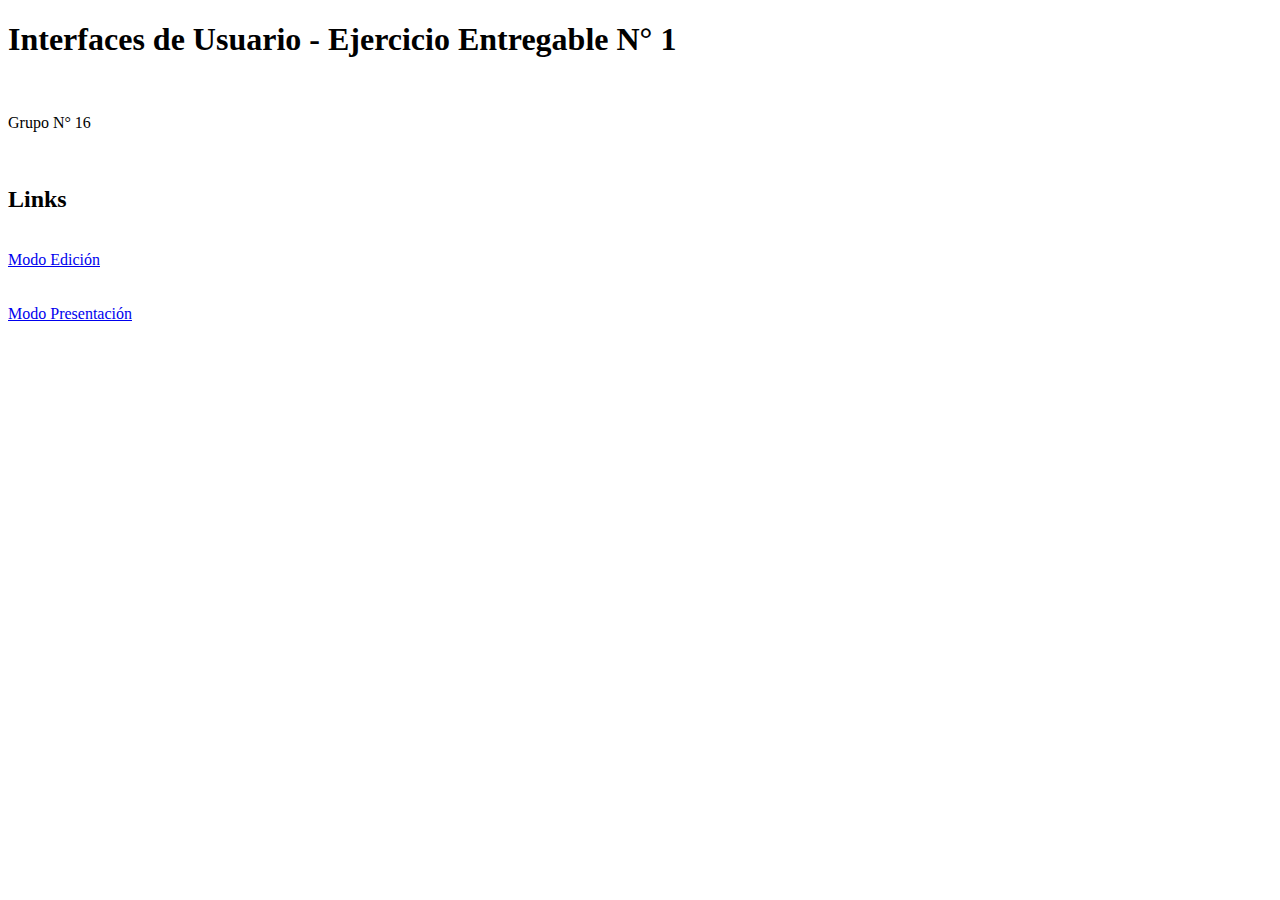
<file: TP1/index.html>
<!DOCTYPE html>
<html lang="en">
<head>
    <meta charset="UTF-8">
    <meta name="viewport" content="width=device-width, initial-scale=1.0">
    <title>Document</title>
</head>
<body>
    <h1>Interfaces de Usuario - Ejercicio Entregable N° 1</h1><br> 
    <p>Grupo N° 16</p><br> 
    <h2>Links</h2> <br> 
    <a href="https://www.figma.com/file/fzlya1EnV1S0ZGNgecrUJt/Ejercicio-Entregable-1?type=design&node-id=379-2014&mode=design&t=3E8Y3u6Fd2sbjbuU-0"   target="_blank">Modo Edición</a><br> <br> <br>
    <a href="https://www.figma.com/proto/fzlya1EnV1S0ZGNgecrUJt/Ejercicio-Entregable-1?type=design&node-id=378-1841&t=3E8Y3u6Fd2sbjbuU-0&scaling=min-zoom&page-id=287%3A4327 " target="_blank">Modo Presentación</a> 


</body>
</html>
</file>
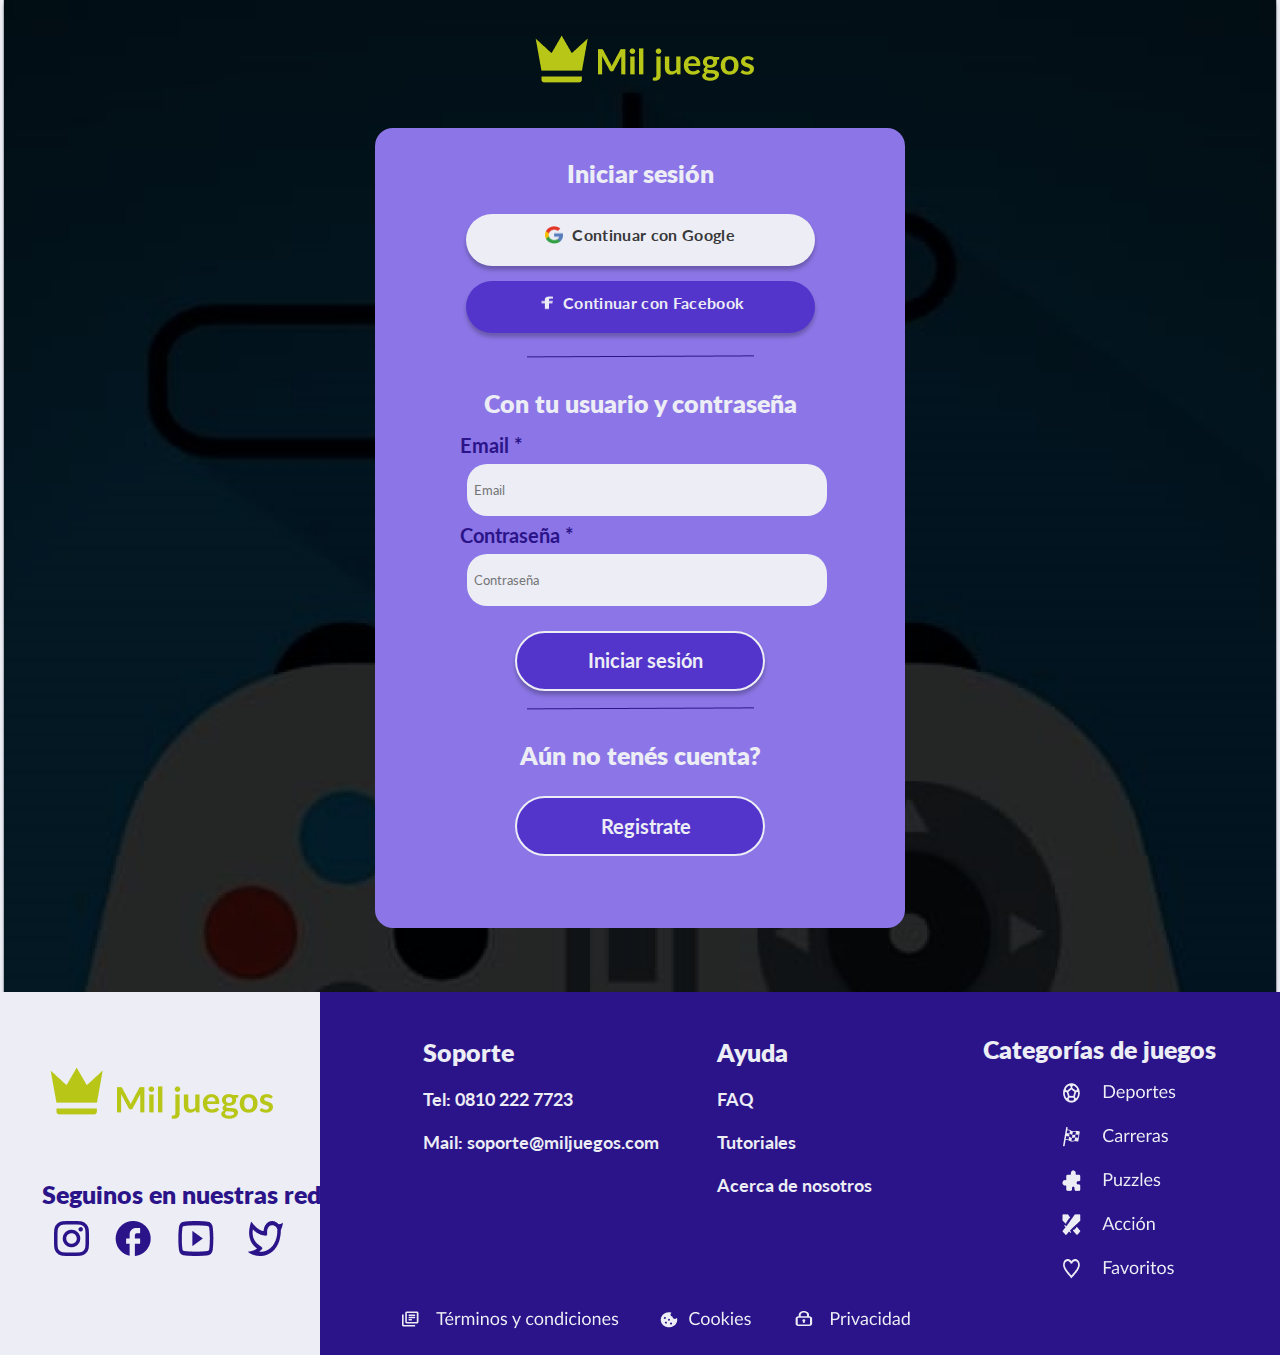
<file: TP2/index.html>
<!DOCTYPE html>
<html lang="en">

<head>
    <meta charset="UTF-8">
    <meta name="viewport" content="width=device-width, initial-scale=1.0">
    <link rel="stylesheet" href="css/style.css" type='text/css'>
    <link href='https://fonts.googleapis.com/css?family=Lato:400,700' rel='stylesheet' type='text/css'>
    <title>Loguin</title>
</head>

<body>
    <div class="container-loguin ">

        <header class="container-logo">

            <img class="logo" src="./images/logo-corona.png" alt="logo">
            <img class="letras-logo" src="./images/Mil-juegos.png" alt="letras-logo">
        </header>

        <section class="form-loguin">
            <h2 class=titulo-loguin>Iniciar sesión</h2>
            <button id="btn-google">
                <div id="interior-btn-google">
                    <img id="icono-google" src="./images/Icono-google.png" alt="icono-google">
                    <a href="loading.html" id="letra-google" rel="noopener noreferrer">Continuar con Google</a>

                </div>
            </button>

            <button id="btn-facebook">
                <div id="interior-btn-face">
                    <img id="icono-face" src="./images/icono-facebook.png" alt="icono-google">
                    <a href="loading.html" id="letra-face" rel="noopener noreferrer">Continuar con Facebook</a>

                </div>
            </button>
            <img class="linea" src="./images/Linea.png" alt="linea">

            <h2 class=titulo-loguin>Con tu usuario y contraseña</h2>
            <div class="loguearse">
                <label class="letra-loguin">Email *</label>
                <input class="log" type="email" placeholder="Email" required>
                <label class="letra-loguin">Contraseña *</label>
                <input class="log" type="contraseña" placeholder="Contraseña" required>
                
                <button id="btn-loguin" class=" btn-grande btn-grande-activado  ">
                    <a href="loading.html" class="btn-log letra-btn-grande letra-btn-grande-activado" rel="">Iniciar
                        sesión</a>
                </button>

                    <!-- --------------------confetis------------ -->

                <div id="contenedorConfeti">
                  
                </div>

            </div>
            <img class="linea" src="./images/Linea.png" alt="linea">
            <h2 class=titulo-loguin>Aún no tenés cuenta?</h2>

            <button
                class=" btn-grande  btn-grande-activado btn-loguearse   letra-btn-grande  letra-btn-grande-activado">
                <a id="pag-reg" href="registro.html" class="btn-log letra-btn-grande letra-btn-grande-activado"
                    rel="">Registrate</a>

            </button>
        </section>

        <footer class="div-footer">
            <div id="redes-footer">
                <div id="logo-footer">
                    <img src="./images/logo-corona.png" alt="logo">
                    <img id="letra-footer" src="./images/Mil-juegos.png" alt="letras-logo">

                    <h2 id="texto-redes-footer">Seguinos en nuestras redes</h2>
                    <div id="iconos-redes-footer">
                        <img src="./images/Iconos-redes.png" alt="iconos-redes">
                    </div>
                </div>
            </div>
            <div id="centro-footer">
                <div id="soporte-ayuda-footer">
                    <div id="soporte-footer">
                        <h2>Soporte</h2>
                        <p class="body-bold">Tel: 0810 222 7723</p>
                        <p class="body-bold">Mail: soporte@miljuegos.com</p>
                    </div>
                    <div id="ayuda-footer">
                        <h2>Ayuda</h2>
                        <p class="body-bold">FAQ</p>
                        <p class="body-bold">Tutoriales</p>
                        <p class="body-bold">Acerca de nosotros</p>

                    </div>
                </div>
                <div id="terminos-footer">
                    <img src="./images/terminos.png" alt="terminos">
                </div>
            </div>
            <div id="categorias-footer">
                <h2 id="cat-footer">Categorías de juegos</h2>
                <img id="iconos-cat-footer" src="./images/categorias.png" alt="iconos-categorias">


            </div>
        </footer>
    </div>
</body>
<script src="./js/loguin.js"></script>

</html>
</file>
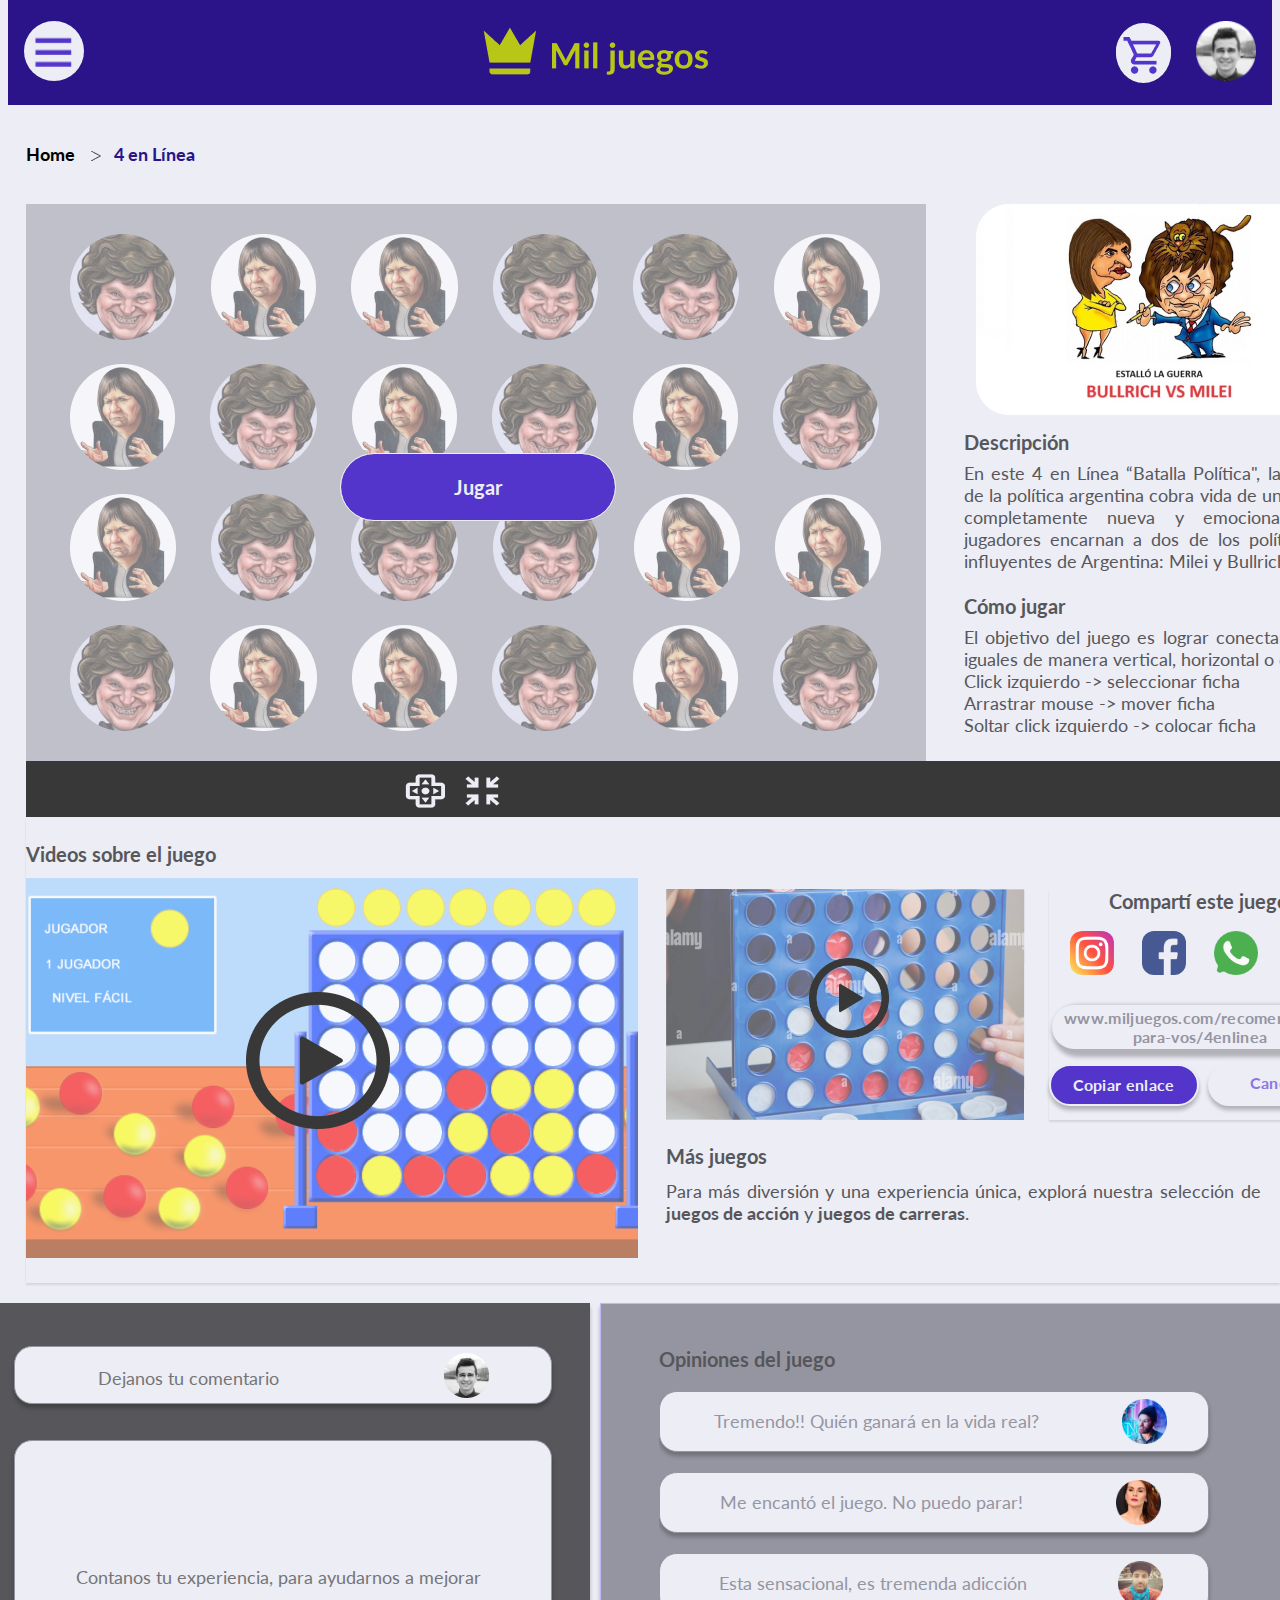
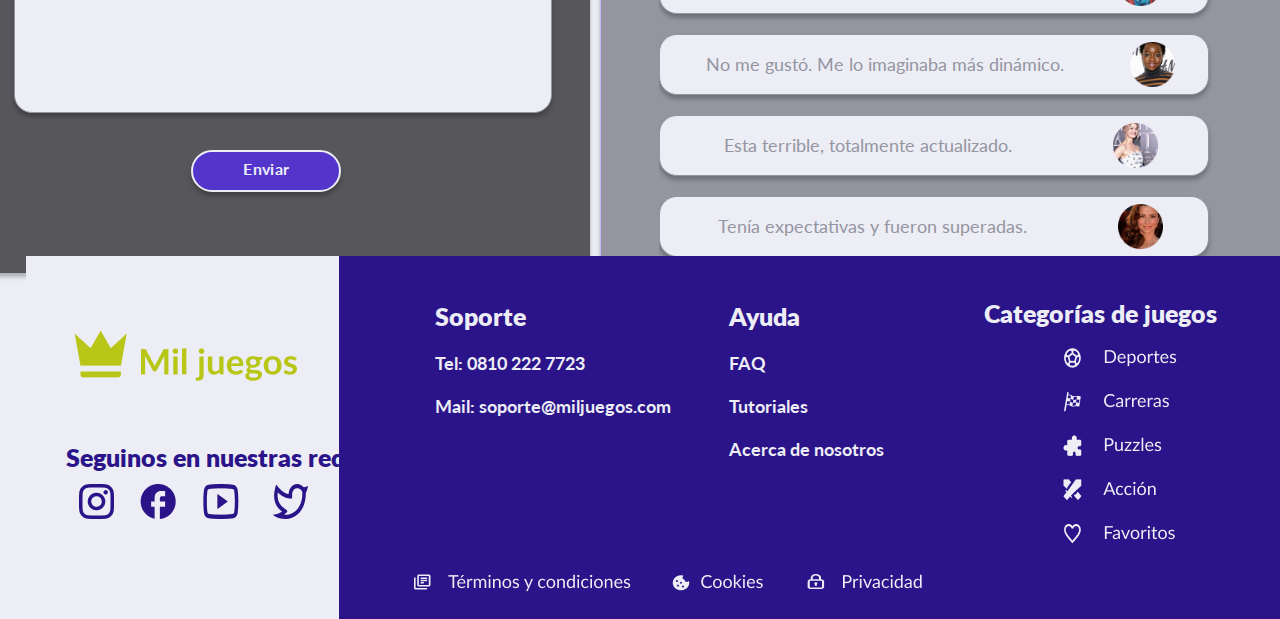
<file: TP2/4enlinea.html>
<!DOCTYPE html>
<html lang="en">

<head>
    <meta charset="UTF-8">
    <meta name="viewport" content="width=device-width, initial-scale=1.0">
    <link rel="stylesheet" href="css/style.css" type='text/css'>
    <link href='https://fonts.googleapis.com/css?family=Lato:400,700' rel='stylesheet' type='text/css'>

    <title>4enlinea</title>
</head>

<body id="body-juego">
    <header>
        <div class="container">
            <div class="header-container">
                <div class="flex">
                    <button id="hamb" class="btn-icono "><img src=".//images/home/Boton-Hamburguesa.jpg"
                            alt="Boton Hamburguesa"></button>
                </div>
                <nav class="menu-hamb">
                    <ul>
                        <li><a href="#">Recomendados</a></li>
                        <li><a href="#">Favoritos</a></li>
                        <li><a href="#">Deportes</a></li>
                        <li><a href="#">Carreras</a></li>
                        <li><a href="#">Puzzles</a></li>
                        <li><a href="#">Acción</a></li>
                    </ul>
                </nav>
                <div class="flex">
                    <a href="home.html">
                        <img class="logo-img" src="images/home/Logo.png" alt="logo">
                    </a>
                </div>

                <div id="carrito-perfil" class="flex">
                    <button id="carrito" class="carrito"><img src=".//images/home/carrito.png" alt="carrito"></button>
                    <button id="sesion" class="btn-icono"><img src=".//images/home/Avatar.png" alt="Sesion"></button>
                </div>
                <nav class="menu-usuario">
                    <ul>
                        <div class="items-usuario">
                            <li> <a href="#">Mis Compras</a> </li>
                            <img class="img-usuario" src=".//images//home/Icono Mis compras.png" alt="">
                        </div>
                        <div class="items-usuario">
                            <li> <a href="#">Mis Favoritos </a> </li>
                            <img class="img-usuario" src=".//images//home/Icono Mis favoritos.png" alt="">
                        </div>
                        <div class="items-usuario">
                            <li> <a href="#">Mi Carrito </a> </li>
                            <img class="img-usuario" src="images/home/Icono Mi Carrito.png" alt="">
                        </div>
                        <div class="items-usuario">
                            <li> <a href="#">Mi cuenta </a> </li>
                            <img class="img-usuario" src=".//images//home/Icono Mi cuenta.png" alt="">
                        </div>
                        <div class="items-usuario">
                            <li> <a href="#">Cerrar sesión</a> </li>
                            <img class="img-usuario" src=".//images//home/Icono Cerrar Sesion.png" alt="">
                        </div>
                    </ul>
                </nav>
                <nav class="menu-carrito">
                    <ul>
                        <div class="items-usuario">
                            <li> <a href="#">Carrito de compras </a> </li>
                            <img class="img-usuario" src="images/home/Icono Mi Carrito.png" alt="carrito">
                        </div>
                        <div class="items-usuario">
                            <li> Producto </li>
                            <p>SubTotal</p>
                        </div>
                        <p>El carrito esta vacío</p>

                    </ul>
                </nav>
            </div>
        </div>
    </header>
    <div id="breadcrumb">
        <p class="body-bold"><span><a id="home" href="home.html">Home</a> </span><span> <img id="vector-bread"
                    src="./images/bread.png" alt="bread"></span><span id="bread">4 en Línea</span></p>
    </div>
    <section id="container-juego">
        <div id="container-juego-2">
            <figure id="img-juego">
                <img src="./images/4 en linea.png" alt="4 en linea">
                <button id="btn-juego"
                    class="btn-grande btn-grande-activado letra-btn-grande  letra-btn-grande-activado  ">Jugar
                </button>
            </figure>
            <div id="desc-juego">
                <figure id="img-juego-2">
                    <img src="./images/juego.png" alt="img-juego">
                </figure>
                <div id="descrip">
                    <h3>Descripción</h3>
                    <div id="desc-juego-2" class="body">
                        <p>En este 4 en Línea “Batalla Política",
                            la emoción de la política argentina cobra vida
                            de una manera completamente nueva y emocionante.
                            Los jugadores encarnan a dos de los políticos más
                            influyentes de Argentina: Milei y Bullrich.

                        </p>
                        <br>

                        <h3 id="como-jugar">Cómo jugar</h3>

                        <p class="body">

                            El objetivo del juego es lograr conectar
                            4 fichas iguales de manera vertical, horizontal
                            o diagonal.
                            <br>
                            Click izquierdo -> seleccionar ficha
                            <br>
                            Arrastrar mouse -> mover ficha
                            <br>
                            Soltar click izquierdo -> colocar ficha
                        </p>



                    </div>
                </div>
            </div>
        </div>
        <div id="menu-juego">
            <div id="control-juego">
                <img id="btn-jugar" src="./images/Control.png" alt="control-juego">
            </div>
            <div id="div-instrucciones-oculto" class="instruc-oculto">
                <h3>Cómo jugar </h3>
                <br>
                <p class="body-bold">
                    Consiste en colocar 4 fichas de tu bando consecutivas.
                    Puede ser en columna, fila o diagonal.
                    <br>
                    Click izquierdo -> seleccionar ficha
                    <br>
                    Arrastrar mouse -> mover ficha
                    <br>
                    Soltar click izquierdo -> colocar ficha
                </p>
            </div>
            <div id="agrandar-juego">
                <img src="./images/Agrandar.png" alt="agrandar-juego">
            </div>
        </div>
        <div id="videos-juego">
            <div id=container-videos-1>
                <h3 id="titulo-video" class="h3  ">Videos sobre el juego</h3>
                <figure id="imagen-video-juego">
                    <img src="./images/video1.png" alt="Video Juego">
                    <img id="btn-play" src="./images/Icono Play.png" alt="boton play">
                </figure>
            </div>
            <div id="container-videos-2">
                <div id="video-compartir">
                    <figure id="imagen-video-juego-2">
                        <img src="./images/video2.png" alt="video juego">
                        <img id="btn-play-2" src="./images/Icono Play.png" alt="boton play">
                    </figure>
                 <div id="compartir">
                            <h3 id="titulo-compartir">Compartí este juego</h3>
                            <div class="iconos-compartir">
                                <img  class="img-redes-comp" src="./images/instagram (6).png" alt="">
                                <img  class="img-redes-comp" src="./images/facebook.png" alt="facebook">
                                <img  class="img-redes-comp" src="./images/whatsapp.png" alt="whatsapp">
                                <img  class="img-redes-comp" src="./images/gorjeo.png" alt="twiter">
                            </div>
                            <p id="link-comp" class="texto-botones">www.miljuegos.com/recomendados-para-vos/4enlinea</p>
                            
                    <!---       <img id="iconos-compartir" src="./images/Iconos-compartir.png" alt="iconos compartir">
                            <p id="link-comp" class="body-bold">www.miljuegos.com/recomendados-para-vos/4enlinea</p>--> 
                            <div id="botones-comp">

                                <button id="btn-compartir"
                                    class="btn-grande btn-grande-activado  texto-botones letra-btn-grande letra-btn-grande-activado  ">Copiar
                                    enlace</button>
                                <button id="btn-cancelar-comp"
                                class=" btn-grande  btn-grande-desactivado  letra-btn-grande  texto-botones  letra-btn-grande-desactivado">Cancelar</button>
                            </div>
                        </div>
                  



                </div>
                <div id="links-juegos">
                    <h3 id="tit-mas-juegos">Más juegos</h3>
                    <p id="parr-links-juegos" class="body">Para más diversión y una experiencia única, explorá nuestra
                        selección de <span class="body-bold">juegos de acción</span> y <span class="body-bold">juegos de
                            carreras</span>.
                    </p>
                </div>
            </div>
        </div>
        <div id="container-comentarios">
            <div id="form-coment">
                <div id="input-coment">
                    <input id="input-coment-2" placeholder="Dejanos tu comentario">


                    <div id="avatar-conf">
                        <img id="avatar-input" src="./images/Avatar.png" alt="avatar">
                    </div>
                </div>
                <input id="com-exp" type="text" placeholder="Contanos tu experiencia, para ayudarnos a mejorar">
                <button id="btn-enviar-opinion"
                    class=" enviar-animacion  btn-grande texto-botones  btn-grande-activado   letra-btn-grande   letra-btn-grande-activado ">Enviar</button>
            </div>
            <div id="container-opiniones">
                <h3 id="titulo-opiniones">Opiniones del juego</h3>
                <div id="cont-coment">
                    <div id="cont-coment-scroll">
                        <div class="input-coment-usuarios">
                            <div id="letra-input-coment">
                                <p class="body">Tremendo!! Quién ganará en la vida real?</p>
                            </div>
                            <div id="avatar-conf">
                                <img id="avatar-input" src="./images/Avatar2.png" alt="avatar">
                            </div>
                        </div>
                        <div class="input-coment-usuarios">
                            <div id="letra-input-coment">
                                <p class="body">Me encantó el juego. No puedo parar!</p>
                            </div>
                            <div id="avatar-conf">
                                <img id="avatar-input" src="./images/Avatar3.png" alt="avatar">
                            </div>
                        </div>
                        <div class="input-coment-usuarios">
                            <div id="letra-input-coment">
                                <p class="body">Esta sensacional, es tremenda adicción</p>
                            </div>
                            <div id="avatar-conf">
                                <img id="avatar-input" src="./images/Avatar4.png" alt="avatar">
                            </div>
                        </div>
                        <div class="input-coment-usuarios">
                            <div id="letra-input-coment">
                                <p class="body">No me gustó. Me lo imaginaba más dinámico.</p>
                            </div>
                            <div id="avatar-conf">
                                <img id="avatar-input" src="./images/Avatar5.png" alt="avatar">
                            </div>
                        </div>
                        <div class="input-coment-usuarios">
                            <div id="letra-input-coment">
                                <p class="body">Esta terrible, totalmente actualizado.</p>
                            </div>
                            <div id="avatar-conf">
                                <img id="avatar-input" src="./images/Avatar6.png" alt="avatar">
                            </div>
                        </div>
                        <div class="input-coment-usuarios">
                            <div id="letra-input-coment">
                                <p class="body">Tenía expectativas y fueron superadas.</p>
                            </div>
                            <div id="avatar-conf">
                                <img id="avatar-input" src="./images/Avatar7.png" alt="avatar">
                            </div>
                        </div>
                        <div class="input-coment-usuarios">
                            <div id="letra-input-coment">
                                <p class="body">Mmmm, esperaba otra cosa, me desilucionó.</p>
                            </div>
                            <div id="avatar-conf">
                                <img id="avatar-input" src="./images/Avatar8.png" alt="avatar">
                            </div>
                        </div>

                    </div>
                </div>
            </div>
        </div>


    </section>

    <div id="footer-juego">
        <footer class="div-footer">
            <div id="redes-footer">
                <div id="logo-footer">
                    <img src="./images/logo-corona.png" alt="logo">
                    <img id="letra-footer" src="./images/Mil-juegos.png" alt="letras-logo">

                    <h2 id="texto-redes-footer">Seguinos en nuestras redes</h2>
                    <div id="iconos-redes-footer">
                        <img src="./images/Iconos-redes.png" alt="iconos-redes">
                    </div>
                </div>
            </div>
            <div id="centro-footer">
                <div id="soporte-ayuda-footer">
                    <div id="soporte-footer">
                        <h2>Soporte</h2>
                        <p class="body-bold">Tel: 0810 222 7723</p>
                        <p class="body-bold">Mail: soporte@miljuegos.com</p>
                    </div>
                    <div id="ayuda-footer">
                        <h2>Ayuda</h2>
                        <p class="body-bold">FAQ</p>
                        <p class="body-bold">Tutoriales</p>
                        <p class="body-bold">Acerca de nosotros</p>

                    </div>
                </div>
                <div id="terminos-footer">
                    <img src="./images/terminos.png" alt="terminos">
                </div>
            </div>
            <div id="categorias-footer">
                <h2 id="cat-footer">Categorías de juegos</h2>
                <img id="iconos-cat-footer" src="./images/categorias.png" alt="iconos-categorias">


            </div>
        </footer>
    </div>
    <script src="./js/script.js"></script>
    <script src="./js/menu.js"></script>
    
</body>

</html>
</file>
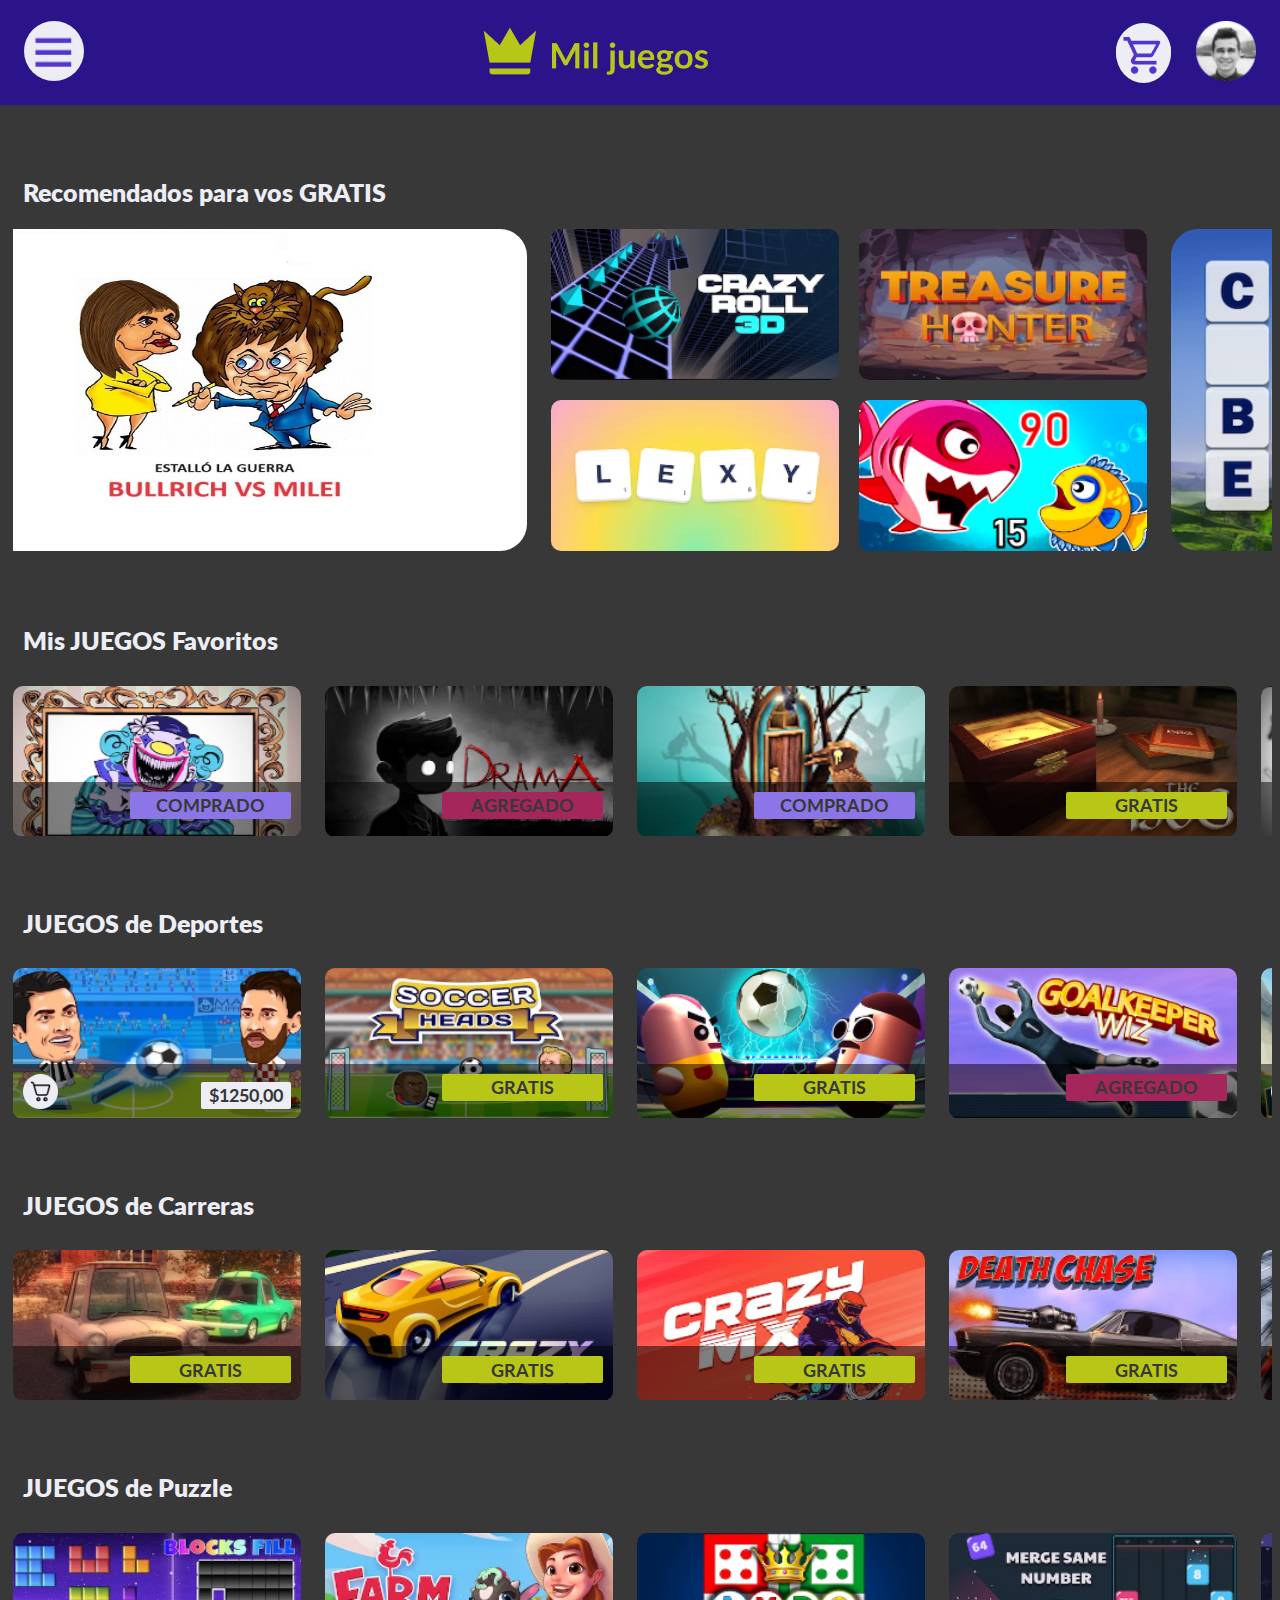
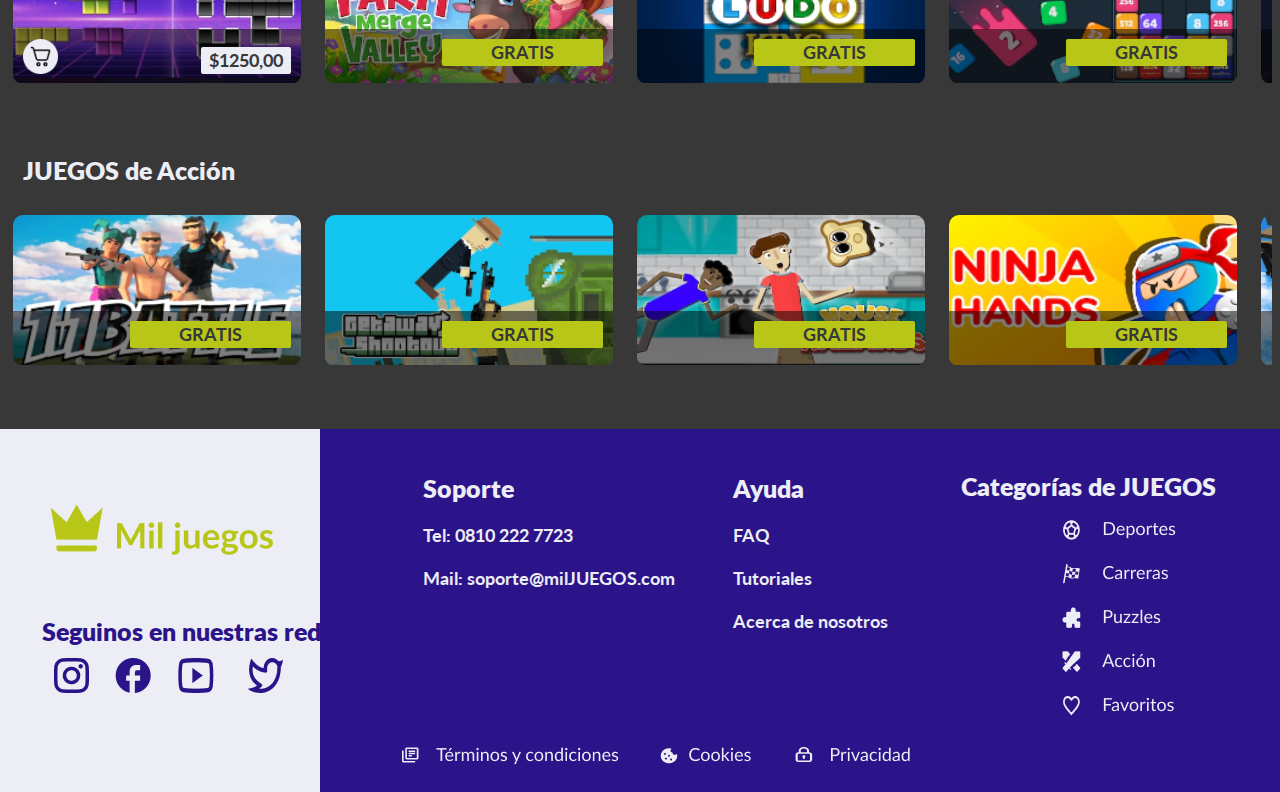
<file: TP2/home.html>
<!DOCTYPE html>
<html lang="en">

<head>
    <meta charset="UTF-8">
    <meta name="viewport" content="width=device-width, initial-scale=1.0">
    <link rel="stylesheet" href="css/style.css">
    <link rel="stylesheet" href="css/home.css">
    <link href='https://fonts.googleapis.com/css?family=Lato:400,700' rel='stylesheet' type='text/css'>
    <title>Home</title>
</head>

<body>
    <header>
        <div class="container">
            <div class="header-container">
                <div class="flex">
                    <button id="hamb" class="btn-icono "><img src=".//images/home/Boton-Hamburguesa.jpg"
                            alt="Boton Hamburguesa"></button>
                </div>
                <nav class="menu-hamb">
                    <ul>
                        <li><a href="#">Recomendados</a></li>
                        <li><a href="#">Favoritos</a></li>
                        <li><a href="#">Deportes</a></li>
                        <li><a href="#">Carreras</a></li>
                        <li><a href="#">Puzzles</a></li>
                        <li><a href="#">Acción</a></li>
                    </ul>
                </nav>
                <div class="flex">
                    <a href="home.html">
                        <img class="logo-img" src="images/home/Logo.png" alt="logo">
                    </a>
                </div>
                <div id="carrito-perfil" class="flex">
                    <button id="carrito" class="carrito"><img src=".//images/home/carrito.png" alt="carrito"></button>
                    <button id="sesion" class="btn-icono"><img src=".//images/home/Avatar.png" alt="Sesion"></button>
                </div>
                <nav class="menu-usuario">
                    <ul>
                        <div class="items-usuario">
                            <li> <a href="#">Mis Compras</a> </li>
                            <img class="img-usuario" src=".//images//home/Icono Mis compras.png" alt="">
                        </div>
                        <div class="items-usuario">
                            <li> <a href="#">Mis Favoritos </a> </li>
                            <img class="img-usuario" src=".//images//home/Icono Mis favoritos.png" alt="">
                        </div>
                        <div class="items-usuario">
                            <li> <a href="#">Mi Carrito </a> </li>
                            <img class="img-usuario" src=".//images/home/Icono Mi Carrito.png" alt="carrito">
                        </div>
                        <div class="items-usuario">
                            <li> <a href="#">Mi cuenta </a> </li>
                            <img class="img-usuario" src=".//images//home/Icono Mi cuenta.png" alt="">
                        </div>
                        <div class="items-usuario">
                            <li> <a href="#">Cerrar sesión</a> </li>
                            <img class="img-usuario" src=".//images//home/Icono Cerrar Sesion.png" alt="">
                        </div>
                    </ul>
                </nav>
                <nav class="menu-carrito">
                    <ul>
                        <div class="items-usuario">
                            <li> <a href="#">Carrito de compras </a> </li>
                            <img class="img-usuario" src="images/home/Icono Mi Carrito.png" alt="carrito">
                        </div>
                        <div class="items-usuario">
                            <li> Producto </li>
                            <p>SubTotal</p>
                        </div>
                        <p>El carrito esta vacío</p>

                    </ul>
                </nav>
            </div>
        </div>
    </header>
    <main class="container">
        <section class="category-cards-container-first">
            <div class="category-title"><h2>Recomendados para vos GRATIS</h2></div>
                <div class="conteiner-carrusel-first">
                    <ul class="animacion row gap-24">
                        <li class="game-card">  
                            <a class="game-card-1x1" href="4enlinea.html"><img src=".//images/home/JUEGOS/Recomendados/4-En-Linea.jpg" alt="4-En-Linea" width="296px"><h4>4 En linea</h4></a>
                            
                        </li>
                        <li class="game-card">
                            <div class="game-card-x4">
                                <a class="game-card-1x4" href="#"><img src=".//images/home/JUEGOS/Recomendados/Crazy-Roll-3D.png" alt="Crazy-Roll-3D"><h4>Crazy-Roll-3D</h4></a>
                                <a class="game-card-1x4"><img src=".//images/home/JUEGOS/Recomendados/Treasure-Hunter.png" alt="Treasure-Hunter"><h4>Treasure-Hunter</h4></a>
                                <a class="game-card-1x4"><img src=".//images/home/JUEGOS/Recomendados/Lexy.png" alt="Lexy"><h4>Lexy</h4></a>
                                <a class="game-card-1x4"><img src=".//images/home/JUEGOS/Recomendados/90-15.png" alt="90-15"><h4>90-15</h4></a>
                            </div>
                        </li>
                        <li class="game-card">
                            <a class="game-card-1x1"><img src=".//images/home/JUEGOS/Recomendados/Words-Of-Wonders.png" alt="Words-Of-Wonders"><h4>Words-Of-Wonders</h4></a>
                        </li>
                        <li class="game-card">
                            <div class="game-card-x4">
                                <a class="game-card-1x4" href="#"><img src=".//images/home/JUEGOS/Recomendados/Catcher-On-The-Farm.png" alt="Catcher-On-The-Farm"><h4>Catcher-On-The-Farm</h4></a>
                                <a class="game-card-1x4" href="#"><img src=".//images/home/JUEGOS/Recomendados/Cookie-Hangman.png" alt="Cookie-Hangman"><h4>Cookie-Hangman</h4></a>
                                <a class="game-card-1x4" href="#"><img src=".//images/home/JUEGOS/Recomendados/Raft-Life.png" alt="Raft-Life"><h4>Raft-Life</h4></a>
                                <a class="game-card-1x4" href="#"><img src=".//images/home/JUEGOS/Recomendados/Shell-Shockers.png" alt="Shell-Shockers"><h4>Shell-Shockers</h4></a>
                            </div>
                        </li>
                    </ul>
                </div>
        </section>
        <section class="category-cards-container">
            <div class="category-title"><h2>Mis JUEGOS Favoritos</h2></div>
                <div class="conteiner-carrusel">
                    <ul class="flex row gap-24 overflow-scroll" >
                        <li class="game-card-x1">
                            <a><img src=".//images/home/JUEGOS/Mis favoritos/The Evil Clown.png"  alt="The Evil Clown"><h4>The Evil Clown</h4></a>   
                            <div class="etiqueta-comprado"> 
                                <div class="texto-etiqueta"><p class="body-bold">COMPRADO</p></div>     
                            </div>
                        </li>
                        <li class="game-card-x1">
                            <a><img src=".//images/home/JUEGOS/Mis favoritos/Drama.png" alt="Drama"><h4>Drama</h4></a>
                            <div class="etiqueta-agregado"> 
                                <div class="texto-etiqueta"><p class="body-bold">AGREGADO</p></div>     
                            </div></li>
                        <li class="game-card-x1">
                            <a class="game-card-x1"><img src=".//images/home/JUEGOS/Mis favoritos/The Magic Door.png" alt="The Magic Door"><h4>The Magic Door</h4></a>
                            <div class="etiqueta-comprado"> 
                                <div class="texto-etiqueta"><p class="body-bold">COMPRADO</p></div>     
                            </div>
                        </li>
                        <li class="game-card-x1">
                            <a class="game-card-x1"><img src=".//images/home/JUEGOS/Mis favoritos/The Bos.png" alt="The Bos"><h4>The Bos</h4></a>
                            <div class="etiqueta-gratis"> 
                                <div class="texto-etiqueta"><p class="body-bold">GRATIS</p></div>     
                            </div>
                        </li>
                        <li class="game-card-x1">
                            <a class="game-card-x1"><img src=".//images/home/JUEGOS/Mis favoritos/The White Room.png" alt="The White Room"><h4>The White Room</h4></a>
                            <div class="etiqueta-comprado"> 
                                <div class="texto-etiqueta"><p class="body-bold">COMPRADO</p></div>     
                            </div>               
                        </li>
                        
                        <li class="game-card-x1">
                            <a class="game-card-x1"><img src=".//images/home/JUEGOS/Mis favoritos/Cat Lovescapes.png" alt="Cat Lovescapes"><h4>Cat Lovescapes</h4></a>
                            <div class="etiqueta-gratis"> 
                                <div class="texto-etiqueta"><p class="body-bold">GRATIS</p></div>     
                            </div>
                        </li>
                        <li class="game-card-x1">
                            <a class="game-card-x1"><img src=".//images/home/JUEGOS/Mis favoritos/Spiderdoll.png" alt="Spiderdoll"><h4>Spiderdoll</h4></a>
                            <div class="etiqueta-gratis"> 
                                <div class="texto-etiqueta"><p class="body-bold">GRATIS</p></div>     
                            </div>
                        </li>
                        <li class="game-card-x1">
                            <a class="game-card-x1"><img src=".//images/home/JUEGOS/Mis favoritos/The Pillar.png" alt="The Pillar"><h4>The Pillar</h4></a>
                            <div class="etiqueta-gratis"> 
                                <div class="texto-etiqueta"><p class="body-bold">GRATIS</p></div>     
                            </div>
                        </li>
                    </ul>
                </div>
        </section>   
        <section class="category-cards-container">
            <div class="category-title"><h2>JUEGOS de Deportes</h2></div>
                <div class="conteiner-carrusel">
                    <ul class="flex row gap-24 overflow-scroll">
                        <li class="game-card-x1">
                            <a class="game-card-x1"><img src=".//images/home/JUEGOS/Deportes/Soccer-Legend.png" alt="Soccer-Legend"><h4>Soccer-Legend</h4></a>
                                <div class="etiqueta-pago"> 
                                    <div class="carrito-etiqueta"><img src=".//images/home/Carrito-Home.png"></div>
                                    <div class="texto-etiqueta"><p class="body-bold">$1250,00</p></div>     
                                </div>
                        </li>
                        <li class="game-card-x1">
                            <a class="game-card-x1"><img src=".//images/home/JUEGOS/Deportes/Soccer-Heads.png" alt="Soccer-Heads"><h4>Soccer-Heads</h4></a>
                            <div class="etiqueta-gratis"> 
                                <div class="texto-etiqueta"><p class="body-bold">GRATIS</p></div>     
                            </div>
                        </li>
                        <li class="game-card-x1">
                            <a class="game-card-x1"><img src=".//images/home/JUEGOS/Deportes/Pill-Soccer.png" alt="Pill-Soccer"><h4>Pill-Soccer</h4></a>
                            <div class="etiqueta-gratis"> 
                                <div class="texto-etiqueta"><p class="body-bold">GRATIS</p></div>     
                            </div>
                        </li>
                        <li class="game-card-x1">
                            <a class="game-card-x1"><img src=".//images/home/JUEGOS/Deportes/Goalkeeper-Wiz.png" alt="Goalkeeper-Wiz"><h4>Goalkeeper-Wiz</h4></a>
                            <div class="etiqueta-agregado"> 
                                <div class="texto-etiqueta"><p class="body-bold">AGREGADO</p></div>     
                            </div></li>
                        </li>
                        <li class="game-card-x1">
                            <a class="game-card-x1"><img src=".//images/home/JUEGOS/Deportes/Kopanito.png" alt="Kopanito"><h4>Kopanito</h4></a>
                            <div class="etiqueta-pago"> 
                                <div class="carrito-etiqueta"><img src=".//images/home/Carrito-Home.png"></div>
                                <div class="texto-etiqueta"><p class="body-bold">$1250,00</p></div>     
                            </div>
                        </li>
                        <li class="game-card-x1">
                            <a class="game-card-x1"><img src=".//images/home/JUEGOS/Deportes/Football-2023.png" alt="Football-2023"><h4>Football-2023</h4></a>
                            <div class="etiqueta-pago"> 
                                <div class="carrito-etiqueta"><img src=".//images/home/Carrito-Home.png"></div>
                                <div class="texto-etiqueta"><p class="body-bold">$1250,00</p></div>     
                            </div>
                        </li>
                        <li class="game-card-x1">
                            <a class="game-card-x1"><img src=".//images/home/JUEGOS/Deportes/Football-3-D.png" alt="Football-3-D"><h4>Football-3-D</h4></a>
                            <div class="etiqueta-comprado"> 
                                <div class="texto-etiqueta"><p class="body-bold">COMPRADO</p></div>     
                            </div>  
                        </li>
                        <li class="game-card-x1">
                            <a class="game-card-x1"><img src=".//images/home/JUEGOS/Deportes/Penalty-Shooters.png" alt="Penalty-Shooters"><h4>Penalty-Shooters</h4></a>
                            <div class="etiqueta-agregado"> 
                                <div class="texto-etiqueta"><p class="body-bold">AGREGADO</p></div>     
                            </div></li>
                        </li>       
                    </ul>
                </div>
        </section>  
        <section class="category-cards-container">
            <div class="category-title"><h2>JUEGOS de Carreras</h2></div>
                <div class="conteiner-carrusel">
                    <ul class="flex row gap-24 overflow-scroll">
                        <li class="game-card-x1">
                            <a class="game-card-x1"><img src=".//images/home/JUEGOS/Carrera/Cards-One.png" alt="Cards-One"><h4>Cards-One</h4></a>
                            <div class="etiqueta-gratis"> 
                                <div class="texto-etiqueta"><p class="body-bold">GRATIS</p></div>     
                            </div>
                        </li>
                        <li class="game-card-x1">
                            <a class="game-card-x1"><img src=".//images/home/JUEGOS/Carrera/Crazy-For-Speed.png" alt="Crazy-For-Speed"><h4>Crazy-For-Speed</h4></a>
                            <div class="etiqueta-gratis"> 
                                <div class="texto-etiqueta"><p class="body-bold">GRATIS</p></div>     
                            </div>
                        </li>
                        <li class="game-card-x1">
                            <a class="game-card-x1"><img src=".//images/home/JUEGOS/Carrera/Crazy-Mx.png" alt="Crazy-Mx"><h4>Crazy-Mx</h4></a>
                            <div class="etiqueta-gratis"> 
                                <div class="texto-etiqueta"><p class="body-bold">GRATIS</p></div>     
                            </div>
                        </li>
                        <li class="game-card-x1">
                            <a class="game-card-x1"><img src=".//images/home/JUEGOS/Carrera/Death-Chase.png" alt="Death-Chase"><h4>Death-Chase</h4></a>
                            <div class="etiqueta-gratis"> 
                                <div class="texto-etiqueta"><p class="body-bold">GRATIS</p></div>     
                            </div>
                        </li>
                        <li class="game-card-x1">
                            <a class="game-card-x1"><img src=".//images/home/JUEGOS/Carrera/Higway-Racer.png" alt="Higway-Racer"><h4>Higway-Racer</h4></a>
                            <div class="etiqueta-gratis"> 
                                <div class="texto-etiqueta"><p class="body-bold">GRATIS</p></div>     
                            </div>
        
                        </li>
                        <li class="game-card-x1">
                            <a class="game-card-x1"><img src=".//images/home/JUEGOS/Carrera/Moto-X3M.png" alt="Moto-X3M"><h4>Moto-X3M</h4></a>
                            <div class="etiqueta-gratis"> 
                                <div class="texto-etiqueta"><p class="body-bold">GRATIS</p></div>     
                            </div>
                        </li>
                        <li class="game-card-x1">
                            <a class="game-card-x1"><img src=".//images/home/JUEGOS/Carrera/Sky-Riders.png" alt="Sky-Riders"><h4>Sky-Riders</h4></a>
                            <div class="etiqueta-gratis"> 
                                <div class="texto-etiqueta"><p class="body-bold">GRATIS</p></div>     
                            </div>
                        </li>
                        <li class="game-card-x1">
                            <a class="game-card-x1"><img src=".//images/home/JUEGOS/Carrera/Super-Star-Car.png" alt="Super-Star-Car"><h4>Super-Star-Car</h4></a>
                            <div class="etiqueta-gratis"> 
                                <div class="texto-etiqueta"><p class="body-bold">GRATIS</p></div>     
                            </div>
                        </li>
                    </ul>
                </div>
        </section> 
        <section class="category-cards-container">
            <div class="category-title"><h2>JUEGOS de Puzzle</h2></div>
                <div class="conteiner-carrusel">
                    <ul class="flex row gap-24 overflow-scroll">
                        <li class="game-card-x1">
                            <a class="game-card-x1"><img src=".//images/home/JUEGOS/Puzzle/Blocks-Fill.png" alt="Blocks-Fill"><h4>Blocks-Fill</h4></a>
                            <div class="etiqueta-pago"> 
                                <div class="carrito-etiqueta"><img src=".//images/home/Carrito-Home.png"></div>
                                <div class="texto-etiqueta"><p class="body-bold">$1250,00</p></div>     
                            </div>
                        </li>
                        <li class="game-card-x1">
                            <a class="game-card-x1"><img src=".//images/home/JUEGOS/Puzzle/Farm-Merge-Valley.png" alt="Farm-Merge-Valley"><h4>Farm-Merge-Valley</h4></a>
                            <div class="etiqueta-gratis"> 
                                <div class="texto-etiqueta"><p class="body-bold">GRATIS</p></div>     
                            </div>
                        </li>
                        <li class="game-card-x1">
                            <a class="game-card-x1"><img src=".//images/home/JUEGOS/Puzzle/Ludo-King.png" alt="Ludo-King"><h4>Ludo-King</h4></a>
                            <div class="etiqueta-gratis"> 
                                <div class="texto-etiqueta"><p class="body-bold">GRATIS</p></div>     
                            </div>
                        </li>
                        <li class="game-card-x1">
                            <a class="game-card-x1"><img src=".//images/home/JUEGOS/Puzzle/Merge-Same-Number.png" alt="Merge-Same-Number"><h4>Merge-Same-Number</h4></a>
                            <div class="etiqueta-gratis"> 
                                <div class="texto-etiqueta"><p class="body-bold">GRATIS</p></div>     
                            </div>
                        </li>
                        <li class="game-card-x1">
                            <a class="game-card-x1"><img src=".//images/home/JUEGOS/Puzzle/One-Connect.png" alt="One-Connect"><h4>One-Connect</h4></a>
                            <div class="etiqueta-gratis"> 
                                <div class="texto-etiqueta"><p class="body-bold">GRATIS</p></div>     
                            </div>
                        </li>
                        <li class="game-card-x1">
                            <a class="game-card-x1"><img src=".//images/home/JUEGOS/Puzzle/Race-To-Finish.png" alt="Race-To-Finish"><h4>Race-To-Finish</h4></a>
                            <div class="etiqueta-gratis"> 
                                <div class="texto-etiqueta"><p class="body-bold">GRATIS</p></div>     
                            </div>
                        </li>
                        <li class="game-card-x1">
                            <a class="game-card-x1"><img src=".//images/home/JUEGOS/Puzzle/Tower-swap.png" alt="Tower-swap"><h4>Tower-swap</h4></a>
                            <div class="etiqueta-gratis"> 
                                <div class="texto-etiqueta"><p class="body-bold">GRATIS</p></div>     
                            </div>
                        </li>
                        <li class="game-card-x1">
                            <a class="game-card-x1"><img src=".//images/home/JUEGOS/Puzzle/Tres-en-Raya.png" alt="Tres-en-Raya"><h4>Tres-en-Raya</h4></a>
                            <div class="etiqueta-gratis"> 
                                <div class="texto-etiqueta"><p class="body-bold">GRATIS</p></div>     
                            </div>
                        </li>
                    </ul>
                </div>
        </section> 
        <section class="category-cards-container">
            <div class="category-title"><h2>JUEGOS de Acción</h2></div>
                <div class="conteiner-carrusel">
                    <ul class="flex row gap-24 overflow-scroll">
                        <li class="game-card-x1">
                            <a class="game-card-x1"><img src=".//images/home/JUEGOS/Accion/1-Vs-1-Battle.png" alt="1-Vs-1-Battle"><h4>1-Vs-1-Battle</h4></a>
                            <div class="etiqueta-gratis"> 
                                <div class="texto-etiqueta"><p class="body-bold">GRATIS</p></div>     
                            </div>
                        </li>
                        <li class="game-card-x1">
                            <a class="game-card-x1"><img src=".//images/home/JUEGOS/Accion/Getaway-Shootout.png" alt="Getaway-Shootout"><h4>Getaway-Shootout</h4></a>
                            <div class="etiqueta-gratis"> 
                                <div class="texto-etiqueta"><p class="body-bold">GRATIS</p></div>     
                            </div>
                        </li>
                        <li class="game-card-x1">
                            <a class="game-card-x1"><img src=".//images/home/JUEGOS/Accion/House-Of-Hazards.png" alt="House-Of-Hazards"><h4>House-Of-Hazards</h4></a>
                            <div class="etiqueta-gratis"> 
                                <div class="texto-etiqueta"><p class="body-bold">GRATIS</p></div>     
                            </div>
                        </li>
                        <li class="game-card-x1">
                            <a class="game-card-x1"><img src=".//images/home/JUEGOS/Accion/Ninja-Hands.png" alt="Ninja-Hands"><h4>Ninja-Hands</h4></a>
                            <div class="etiqueta-gratis"> 
                                <div class="texto-etiqueta"><p class="body-bold">GRATIS</p></div>     
                            </div>
                        </li>
                        <li class="game-card-x1">
                            <a class="game-card-x1"><img src=".//images/home/JUEGOS/Accion/Only-Up-3D.png" alt="Only-Up-3D"><h4>Only-Up-3D</h4></a>
                            <div class="etiqueta-gratis"> 
                                <div class="texto-etiqueta"><p class="body-bold">GRATIS</p></div>     
                            </div>
                        </li>
                        <li class="game-card-x1">
                            <a class="game-card-x1"><img src=".//images/home/JUEGOS/Accion/Profesor-Strange.png" alt="Profesor-Strange"><h4>Profesor-Strange</h4></a>
                            <div class="etiqueta-gratis"> 
                                <div class="texto-etiqueta"><p class="body-bold">GRATIS</p></div>     
                            </div>
                        </li>
                        <li class="game-card-x1">
                            <a class="game-card-x1"><img src=".//images/home/JUEGOS/Accion/Shell-Shockers.png" alt="Shell-Shockers"><h4>Shell-Shockers</h4></a>
                            <div class="etiqueta-gratis"> 
                                <div class="texto-etiqueta"><p class="body-bold">GRATIS</p></div>     
                            </div>
                        </li>
                        <li class="game-card-x1">
                            <a class="game-card-x1"><img src=".//images/home/JUEGOS/Accion/Skibidi-Toiltets.png" alt="Skibidi-Toiltetsgit add"><h4>Skibidi-Toiltetsgit add</h4></a>
                            <div class="etiqueta-gratis"> 
                                <div class="texto-etiqueta"><p class="body-bold">GRATIS</p></div>     
                            </div>
                        </li>
                    </ul>
                </div>
        </section>   
    </main>
    <footer class="div-footer">
        <div id="redes-footer">
            <div id="logo-footer">
                <img src="./images/logo-corona.png" alt="logo">
                <img id="letra-footer" src="./images/Mil-juegos.png" alt="letras-logo">

                <h2 id="texto-redes-footer">Seguinos en nuestras redes</h2>
                <div id="iconos-redes-footer">
                    <img src="./images/Iconos-redes.png" alt="iconos-redes">
                </div>
            </div>
        </div>
        <div id="centro-footer">
            <div id="soporte-ayuda-footer">
                <div id="soporte-footer">
                    <h2>Soporte</h2>
                    <p class="body-bold">Tel: 0810 222 7723</p>
                    <p class="body-bold">Mail: soporte@milJUEGOS.com</p>
                </div>
                <div id="ayuda-footer">
                    <h2>Ayuda</h2>
                    <p class="body-bold">FAQ</p>
                    <p class="body-bold">Tutoriales</p>
                    <p class="body-bold">Acerca de nosotros</p>

                </div>
            </div>
            <div id="terminos-footer">
                <img src="./images/terminos.png" alt="terminos">
            </div>
        </div>
        <div id="categorias-footer">
            <h2 id="cat-footer">Categorías de JUEGOS</h2>
            <img id="iconos-cat-footer" src="./images/categorias.png" alt="iconos-categorias">


        </div>
    </footer>
    
</body>
<script src="./js/menu.js"></script>
<script src="./js/animacionCarrousel.js"></script>
</html>
</file>
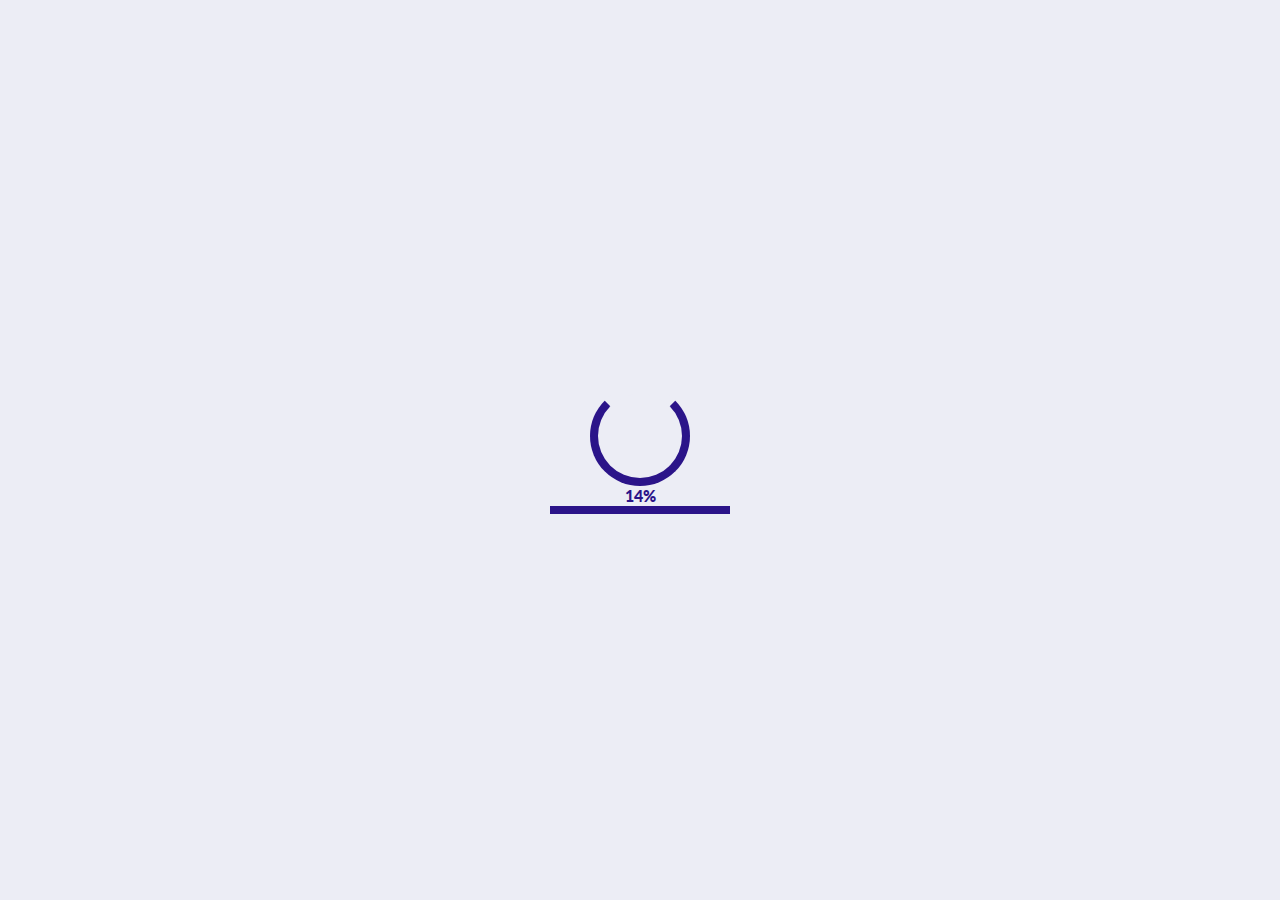
<file: TP2/loading.html>
<!DOCTYPE html>
<html lang="en">
<head>
    <meta charset="UTF-8">
    <meta name="viewport" content="width=device-width, initial-scale=1.0">
    <link rel="stylesheet" href="css/style.css">
    <link href='https://fonts.googleapis.com/css?family=Lato:400,700' rel='stylesheet' type='text/css'>
    <title>loading</title>
</head>
<body>
    <div class="loader-container">
        <div class="loader"></div>
        <div class="progress-bar">
            <div class="progress-text">0%</div>
        </div>
    </div>



    <script src="./js/loading.js"></script>
</body>
</html>
</file>
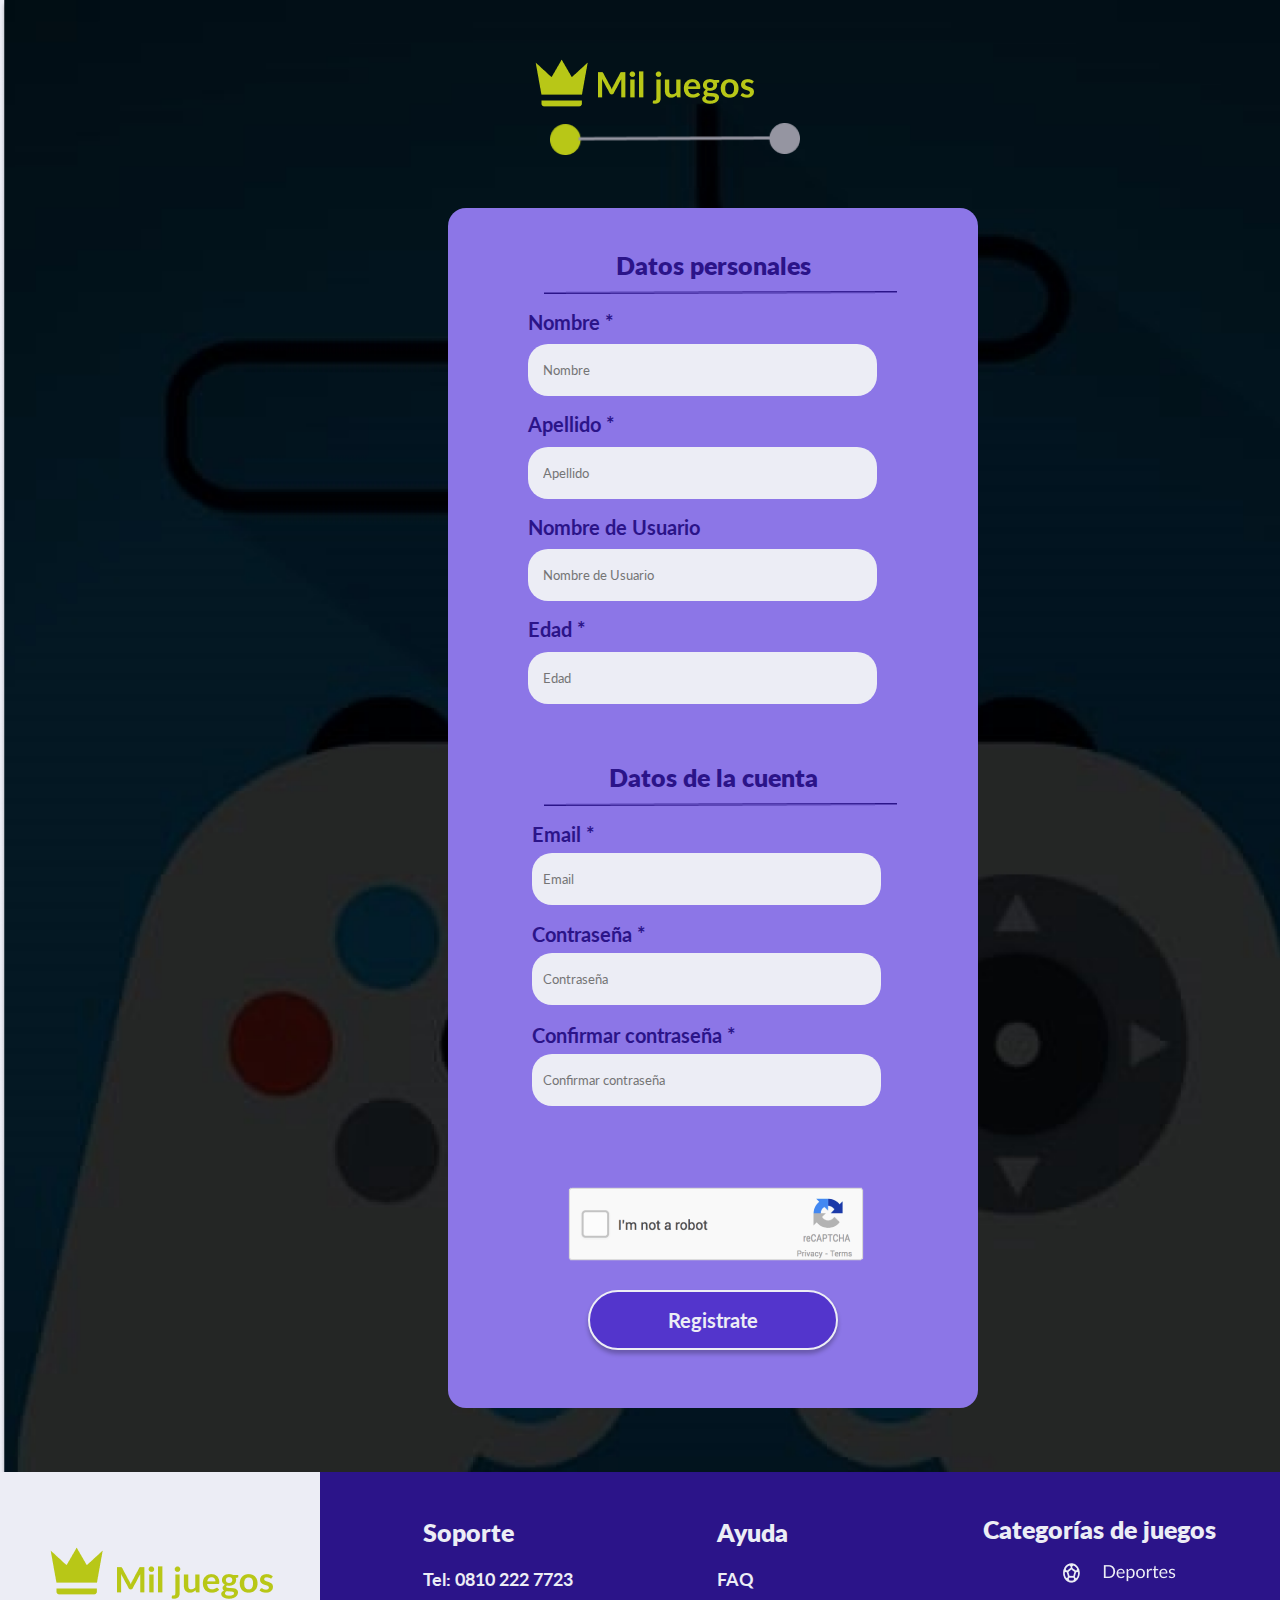
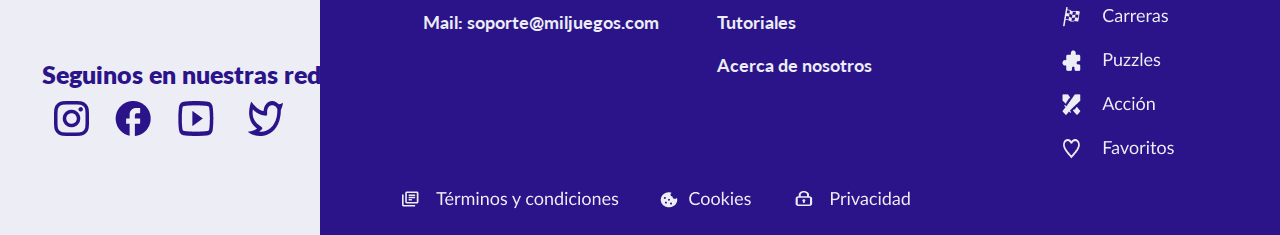
<file: TP2/registro.html>
<!DOCTYPE html>
<html lang="en">

<head>
    <meta charset="UTF-8">
    <meta name="viewport" content="width=device-width, initial-scale=1.0">
    <link rel="stylesheet" href="css/style.css">
    <link href='https://fonts.googleapis.com/css?family=Lato:400,700' rel='stylesheet' type='text/css'>
    <title>Registro</title>
</head>

<body>
    <div class="container-registro">

        <header id="container-header-registro">
            <div class="container-logo-registro">
                <img class="logo" src="./images/logo-corona.png" alt="logo">
                <img class="letras-logo" src="./images/Mil-juegos.png" alt="letras-logo">
            </div>
            <img id="progreso" src="./images/Progreso.png" alt="barra-progreso">
        </header>

        <section class="registro">
            <div id="encabezado-datos-personales">
                <h2 class="letra-reg">Datos personales</h2>
                <img id="linea-reg" src="./images/Line 1.png" alt="linea">
            </div>
            <div id="datos-personales">
                <label class="letras-label">Nombre *</label>
                <br>
                <input class="input-reg" type="text" name="nombre" placeholder="Nombre" required>
                <label class="letras-label">Apellido *</label>
                <br>
                <input class="input-reg" type="text" name="apellido" placeholder="Apellido" required>
                <label class="letras-label">Nombre de Usuario</label>
                <br>
                <input class="input-reg" type="text" name="nombre de usuario" placeholder="Nombre de Usuario">
                <label class="letras-label">Edad *</label>
                <br>
                <input class="input-reg" type="number" name="edad" placeholder="Edad" required>
            </div>
            <div id="encabezado-datos">
                <h2 class="letra-reg">Datos de la cuenta</h2>
                <img id="linea-reg" src="./images/Line 1.png" alt="linea">
            </div>
            <div id="datos-cuenta">
                <label class="letras-label-cta">Email *</label>
                <input class="input-reg-cta" type="email" name="email" placeholder="Email" required>
                <label class="letras-label-cta">Contraseña *</label>

                <input class="input-reg-cta" type="password" name="contraseña" placeholder="Contraseña" required>
                
                <label class="letras-label-cta">Confirmar contraseña *</label>
                <input class="input-reg-cta" type="password" name="nombre de usuario" placeholder="Confirmar contraseña"
                    required>
                    
            </div>
            <div id="registracion">
                <img id="img-captcha" src="./images/newCaptchaAnchor 1.png" alt="captcha">
              <button id="btn-reg" class="  btn-grande btn-grande-activado  letra-btn-grande  letra-btn-grande-activado ">Registrate
             
                </button>
            </div>
            
                    <!-- --------------------confetis------------ -->

                    <div id="contenedorConfeti">
                        <h2 id="reg-exito">Registro exitoso! Redirigiendo al loguin</h2>
                    </div>

        </section>

        <footer class="div-footer">
            <div id="redes-footer">
                <div id="logo-footer">
                    <img src="./images/logo-corona.png" alt="logo">
                    <img id="letra-footer" src="./images/Mil-juegos.png" alt="letras-logo">

                    <h2 id="texto-redes-footer">Seguinos en nuestras redes</h2>
                    <div id="iconos-redes-footer">
                        <img src="./images/Iconos-redes.png" alt="iconos-redes">
                    </div>
                </div>
            </div>
            <div id="centro-footer">
                <div id="soporte-ayuda-footer">
                    <div id="soporte-footer">
                        <h2>Soporte</h2>
                        <p class="body-bold">Tel: 0810 222 7723</p>
                        <p class="body-bold">Mail: soporte@miljuegos.com</p>
                    </div>
                    <div id="ayuda-footer">
                        <h2>Ayuda</h2>
                        <p class="body-bold">FAQ</p>
                        <p class="body-bold">Tutoriales</p>
                        <p class="body-bold">Acerca de nosotros</p>

                    </div>
                </div>
                <div id="terminos-footer">
                    <img src="./images/terminos.png" alt="terminos">
                </div>
            </div>
            <div id="categorias-footer">
                <h2 id="cat-footer">Categorías de juegos</h2>
                <img id="iconos-cat-footer" src="./images/categorias.png" alt="iconos-categorias">
            </div>
        </footer>
    </div>
</body>
<script src="./js/registro.js"></script>

</html>
</file>
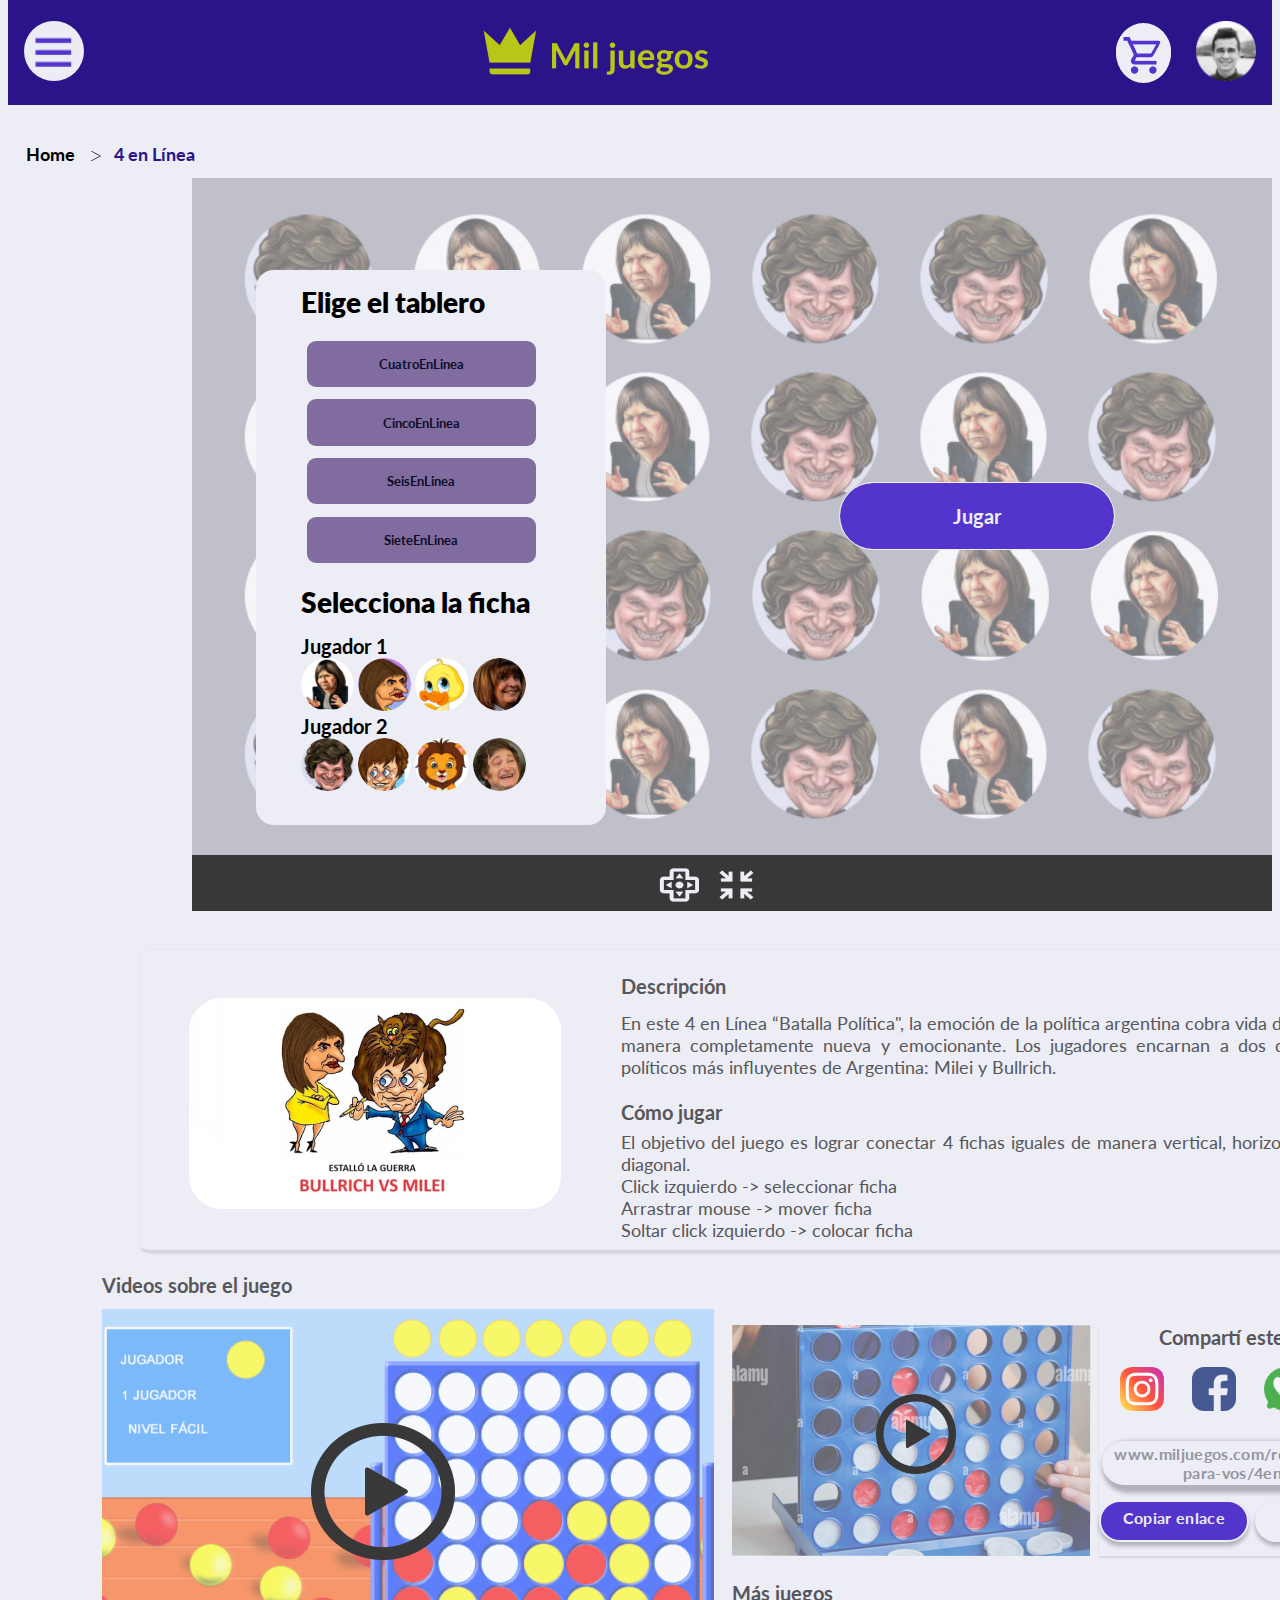
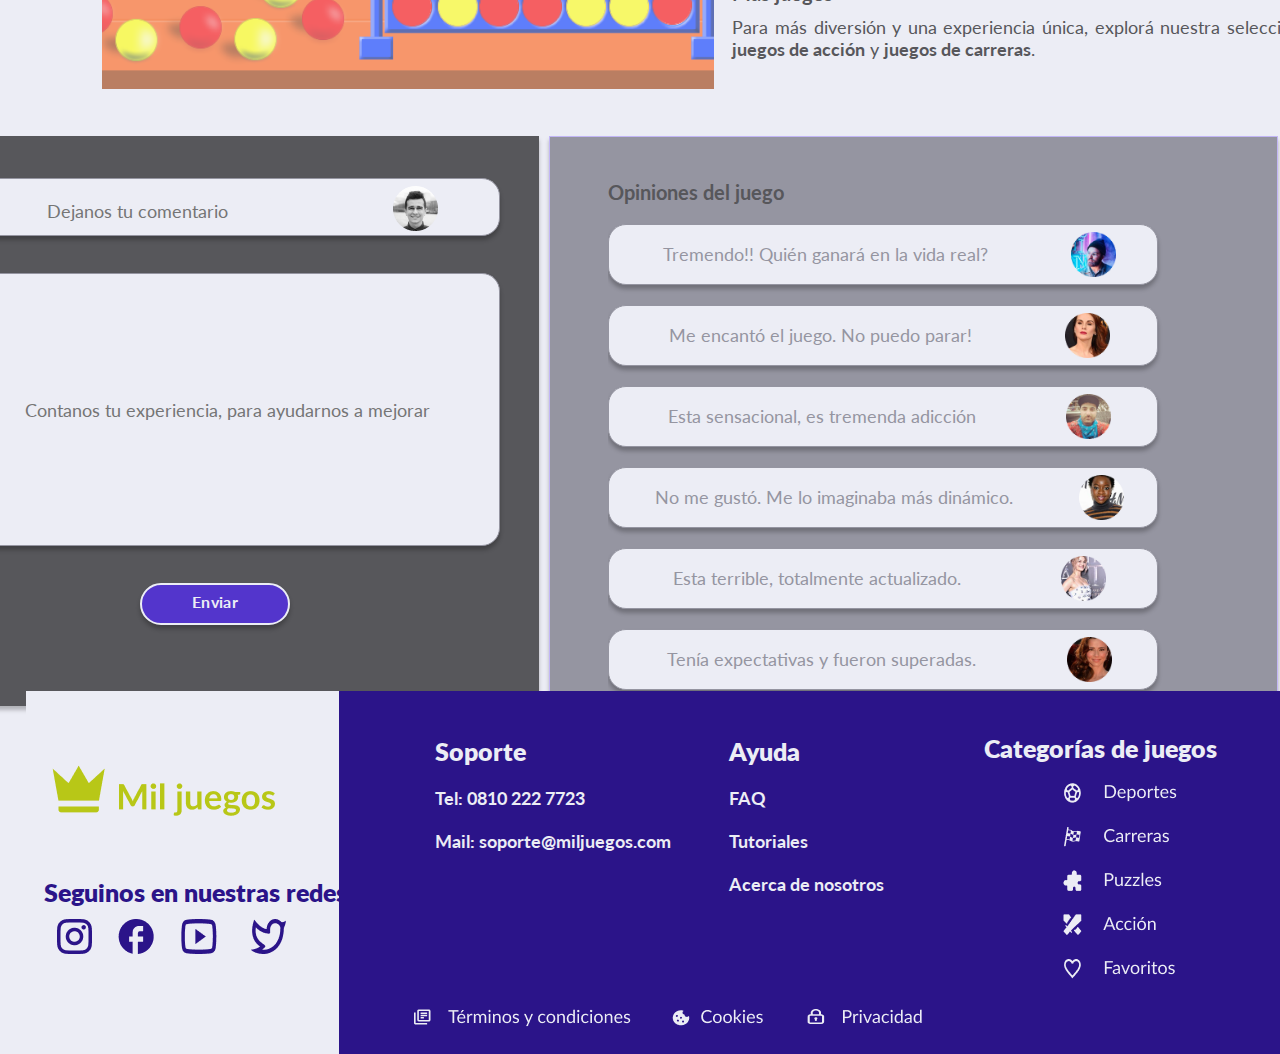
<file: TP3/4enlinea.html>
<!DOCTYPE html>
<html lang="en">

<head>
    <meta charset="UTF-8">
    <meta name="viewport" content="width=device-width, initial-scale=1.0">
    <link rel="stylesheet" href="css/style.css" type='text/css'>
    <link rel="stylesheet" href="css/juego.css" type='text/css'>
    <link href='https://fonts.googleapis.com/css?family=Lato:400,700' rel='stylesheet' type='text/css'>

    <title>4enlinea</title>
</head>

<body id="body-juego">
    <header>
        <div class="container">
            <div class="header-container">
                <div class="flex">
                    <button id="hamb" class="btn-icono "><img src=".//images/home/Boton-Hamburguesa.jpg"
                            alt="Boton Hamburguesa"></button>
                </div>
                <nav class="menu-hamb">
                    <ul>
                        <li><a href="#">Recomendados</a></li>
                        <li><a href="#">Favoritos</a></li>
                        <li><a href="#">Deportes</a></li>
                        <li><a href="#">Carreras</a></li>
                        <li><a href="#">Puzzles</a></li>
                        <li><a href="#">Acción</a></li>
                    </ul>
                </nav>
                <div class="flex">
                    <a href="home.html">
                        <img class="logo-img" src="images/home/Logo.png" alt="logo">
                    </a>
                </div>

                <div id="carrito-perfil" class="flex">
                    <button id="carrito" class="carrito"><img src=".//images/home/carrito.png" alt="carrito"></button>
                    <button id="sesion" class="btn-icono"><img src=".//images/home/Avatar.png" alt="Sesion"></button>
                </div>
                <nav class="menu-usuario">
                    <ul>
                        <div class="items-usuario">
                            <li> <a href="#">Mis Compras</a> </li>
                            <img class="img-usuario" src=".//images//home/Icono Mis compras.png" alt="">
                        </div>
                        <div class="items-usuario">
                            <li> <a href="#">Mis Favoritos </a> </li>
                            <img class="img-usuario" src=".//images//home/Icono Mis favoritos.png" alt="">
                        </div>
                        <div class="items-usuario">
                            <li> <a href="#">Mi Carrito </a> </li>
                            <img class="img-usuario" src="images/home/Icono Mi Carrito.png" alt="">
                        </div>
                        <div class="items-usuario">
                            <li> <a href="#">Mi cuenta </a> </li>
                            <img class="img-usuario" src=".//images//home/Icono Mi cuenta.png" alt="">
                        </div>
                        <div class="items-usuario">
                            <li> <a href="#">Cerrar sesión</a> </li>
                            <img class="img-usuario" src=".//images//home/Icono Cerrar Sesion.png" alt="">
                        </div>
                    </ul>
                </nav>
                <nav class="menu-carrito">
                    <ul>
                        <div class="items-usuario">
                            <li> <a href="#">Carrito de compras </a> </li>
                            <img class="img-usuario" src="images/home/Icono Mi Carrito.png" alt="carrito">
                        </div>
                        <div class="items-usuario">
                            <li> Producto </li>
                            <p>SubTotal</p>
                        </div>
                        <p>El carrito esta vacío</p>

                    </ul>
                </nav>
            </div>
        </div>
    </header>
    <!-----------------------------breadcrumb--------------------------->
    <div id="breadcrumb">
        <p class="body-bold"><span><a id="home" href="home.html">Home</a> </span><span> <img id="vector-bread"
                    src="./images/bread.png" alt="bread"></span><span id="bread">4 en Línea</span></p>
    </div>



    <!-----------------------------container juego--------------------------->
    <section id="container-juego">
        <div id="container-juego-2" class="container-juego-2">

            <div id="game-settings">
                <form action="" id="game-settings-form">

                    <section class="board-settings">
                        <h2>Elige el tablero</h2>
                        <div>
                            <input type="button" name="board-lines" value="CuatroEnLinea" class="input-mode" checked>

                        </div>
                        <div>
                            <input type="button" name="board-lines" value="CincoEnLinea" class="input-mode">

                        </div>
                        <div>
                            <input type="button" name="board-lines" value="SeisEnLinea" class="input-mode">

                        </div>
                        <div>
                            <input type="button" name="board-lines" value="SieteEnLinea" class="input-mode">

                        </div>
                    </section>
                    <section class="piece-settings">
                        <h2>Selecciona la ficha </h2>
                        <div>
                            <div>
                                <h3 id="nameP1">Jugador 1 </h3>
                            </div>
                            <div id="player-1-piece-btns">
                                <button src="./images/fichas/Pato1.png"
                                    style="background: url('./images/fichas/Pato1.png') center no-repeat; background-size: cover; border-radius: 50%; height: 4em; width: 4em;"
                                    value="Pato1"></button>
                                <button src="./images/fichas/Pato2.png"
                                    style="background: url('./images/fichas/Pato2.png') center no-repeat; background-size: cover; border-radius: 50%; height: 4em; width: 4em;"
                                    value="Pato2"></button>
                                <button src="./images/fichas/Pato3.png"
                                    style="background: url('./images/fichas/Pato3.png') center no-repeat; background-size: cover; border-radius: 50%; height: 4em; width: 4em;"
                                    value="Pato3"></button>
                                <button src="./images/fichas/Pato4.png"
                                    style="background: url('./images/fichas/Pato4.png') center no-repeat; background-size: cover; border-radius: 50%; height: 4em; width: 4em;"
                                    value="Pato4"></button>
                            </div>
                        </div>
                        <div>
                            <div>
                                <h3 id="nameP2">
                                    Jugador 2</h3>
                            </div>
                            <div id="player-2-piece-btns">
                                <button src="./images/fichas/Milei1.png"
                                    style="background: url('./images/fichas/Milei1.png') center no-repeat; background-size: cover; border-radius: 50%; height: 4em; width: 4em;"
                                    value="Milei1"></button>
                                <button src="./images/fichas/Milei2.png"
                                    style="background: url('./images/fichas/Milei2.png') center no-repeat; background-size: cover; border-radius: 50%; height: 4em; width: 4em;"
                                    value="Milei2"></button>
                                <button src="./images/fichas/Milei3.png"
                                    style="background: url('./images/fichas/Milei3.png') center no-repeat; background-size: cover; border-radius: 50%; height: 4em; width: 4em;"
                                    value="Milei3"></button>
                                <button src="./images/fichas/Milei4.png"
                                    style="background: url('./images/fichas/Milei4.png') center no-repeat; background-size: cover; border-radius: 50%; height: 4em; width: 4em;"
                                    value="Milei4"></button>
                            </div>
                        </div>
                    </section>
                </form>
                <div class="msg"></div>
            </div>

            <figure id="img-juego" class="ocultar">

                <img src="./images/4EnLinea.png" alt="4 en linea">
                <div class="settings-confirm">
                    <button id="btn-juego"
                        class="btn-grande btn-grande-activado letra-btn-grande  letra-btn-grande-activado playSettingsBtn ">
                        Jugar
                    </button>
                </div>
            </figure>
        </div>


        <!-----------------------------container 4 en linea EN EJECUCION----------------------------------------------------------->
        <div id="game-box" class="juego-ejecutado">
            <!-- Game View -->
            <div class="game-controlers">
                <div id="timer-box" class="timer"></div>
                <div id="restart-box">
                    <button id="restart-btn"><span class="icon-reset">Reiniciar</span></button>
                </div>
            </div>
            <div id="game-msg-div" class="game-msg-div"></div>
            <div id="game-controls-btns"></div>
            <div id="game-canvas">
                <div id="board" class="conteiner-tablero">
                    <canvas id="game-box-canvas" class="canvas" width="1080" height="677" style="background: url('./images/4EnLinea.png')"></canvas>
                    <div id="game-modal"></div>
                </div>

            </div>

        </div>



        <div id="menu-juego">
            <div id="control-juego">
                <img id="btn-jugar" src="./images/Control.png" alt="control-juego">
            </div>
            <div id="div-instrucciones-oculto" class="instruc-oculto">
                <h3>Cómo jugar </h3>
                <br>
                <p class="body-bold">
                    Consiste en colocar 4 fichas de tu bando consecutivas.
                    Puede ser en columna, fila o diagonal.
                    <br>
                    Click izquierdo -> seleccionar ficha
                    <br>
                    Arrastrar mouse -> mover ficha
                    <br>
                    Soltar click izquierdo -> colocar ficha
                </p>
            </div>
            <div id="agrandar-juego">
                <img src="./images/Agrandar.png" alt="agrandar-juego">
            </div>
        </div>
        <div id="desc-juego">
            <figure id="img-juego-2">
                <img src="./images/juego.png" alt="img-juego">
            </figure>
            <div id="descrip">
                <h3>Descripción</h3>
                <div id="desc-juego-2" class="body">
                    <p>En este 4 en Línea “Batalla Política",
                        la emoción de la política argentina cobra vida
                        de una manera completamente nueva y emocionante.
                        Los jugadores encarnan a dos de los políticos más
                        influyentes de Argentina: Milei y Bullrich.
                    </p>
                    <br>
                    <h3 id="como-jugar">Cómo jugar</h3>
                    <p class="body">
                        El objetivo del juego es lograr conectar
                        4 fichas iguales de manera vertical, horizontal
                        o diagonal.
                        <br>
                        Click izquierdo -> seleccionar ficha
                        <br>
                        Arrastrar mouse -> mover ficha
                        <br>
                        Soltar click izquierdo -> colocar ficha
                    </p>
                </div>
            </div>
        </div>
        <div id="videos-juego">
            <div id=container-videos-1>
                <h3 id="titulo-video" class="h3  ">Videos sobre el juego</h3>
                <figure id="imagen-video-juego">
                    <img src="./images/video1.png" alt="Video Juego">
                    <img id="btn-play" src="./images/Icono Play.png" alt="boton play">
                </figure>
            </div>
            <div id="container-videos-2">
                <div id="video-compartir">
                    <figure id="imagen-video-juego-2">
                        <img src="./images/video2.png" alt="video juego">
                        <img id="btn-play-2" src="./images/Icono Play.png" alt="boton play">
                    </figure>
                    <div id="compartir">
                        <h3 id="titulo-compartir">Compartí este juego</h3>
                        <div class="iconos-compartir">
                            <img class="img-redes-comp" src="./images/instagram (6).png" alt="">
                            <img class="img-redes-comp" src="./images/facebook.png" alt="facebook">
                            <img class="img-redes-comp" src="./images/whatsapp.png" alt="whatsapp">
                            <img class="img-redes-comp" src="./images/gorjeo.png" alt="twiter">
                        </div>
                        <p id="link-comp" class="texto-botones">www.miljuegos.com/recomendados-para-vos/4enlinea</p>

                        <!---       <img id="iconos-compartir" src="./images/Iconos-compartir.png" alt="iconos compartir">
                            <p id="link-comp" class="body-bold">www.miljuegos.com/recomendados-para-vos/4enlinea</p>-->
                        <div id="botones-comp">

                            <button id="btn-compartir"
                                class="btn-grande btn-grande-activado  texto-botones letra-btn-grande letra-btn-grande-activado  ">Copiar
                                enlace</button>
                            <button id="btn-cancelar-comp"
                                class=" btn-grande  btn-grande-desactivado  letra-btn-grande  texto-botones  letra-btn-grande-desactivado">Cancelar</button>
                        </div>
                    </div>
                </div>
                <div id="links-juegos">
                    <h3 id="tit-mas-juegos">Más juegos</h3>
                    <p id="parr-links-juegos" class="body">Para más diversión y una experiencia única, explorá nuestra
                        selección de <span class="body-bold">juegos de acción</span> y <span class="body-bold">juegos de
                            carreras</span>.
                    </p>
                </div>
            </div>
        </div>
        <div id="container-comentarios">
            <div id="form-coment">
                <div id="input-coment">
                    <input id="input-coment-2" placeholder="Dejanos tu comentario">


                    <div id="avatar-conf">
                        <img id="avatar-input" src="./images/Avatar.png" alt="avatar">
                    </div>
                </div>
                <input id="com-exp" type="text" placeholder="Contanos tu experiencia, para ayudarnos a mejorar">
                <button id="btn-enviar-opinion"
                    class=" enviar-animacion  btn-grande texto-botones  btn-grande-activado   letra-btn-grande   letra-btn-grande-activado ">Enviar</button>
            </div>
            <div id="container-opiniones">
                <h3 id="titulo-opiniones">Opiniones del juego</h3>
                <div id="cont-coment">
                    <div id="cont-coment-scroll">
                        <div class="input-coment-usuarios">
                            <div id="letra-input-coment">
                                <p class="body">Tremendo!! Quién ganará en la vida real?</p>
                            </div>
                            <div id="avatar-conf">
                                <img id="avatar-input" src="./images/Avatar2.png" alt="avatar">
                            </div>
                        </div>
                        <div class="input-coment-usuarios">
                            <div id="letra-input-coment">
                                <p class="body">Me encantó el juego. No puedo parar!</p>
                            </div>
                            <div id="avatar-conf">
                                <img id="avatar-input" src="./images/Avatar3.png" alt="avatar">
                            </div>
                        </div>
                        <div class="input-coment-usuarios">
                            <div id="letra-input-coment">
                                <p class="body">Esta sensacional, es tremenda adicción</p>
                            </div>
                            <div id="avatar-conf">
                                <img id="avatar-input" src="./images/Avatar4.png" alt="avatar">
                            </div>
                        </div>
                        <div class="input-coment-usuarios">
                            <div id="letra-input-coment">
                                <p class="body">No me gustó. Me lo imaginaba más dinámico.</p>
                            </div>
                            <div id="avatar-conf">
                                <img id="avatar-input" src="./images/Avatar5.png" alt="avatar">
                            </div>
                        </div>
                        <div class="input-coment-usuarios">
                            <div id="letra-input-coment">
                                <p class="body">Esta terrible, totalmente actualizado.</p>
                            </div>
                            <div id="avatar-conf">
                                <img id="avatar-input" src="./images/Avatar6.png" alt="avatar">
                            </div>
                        </div>
                        <div class="input-coment-usuarios">
                            <div id="letra-input-coment">
                                <p class="body">Tenía expectativas y fueron superadas.</p>
                            </div>
                            <div id="avatar-conf">
                                <img id="avatar-input" src="./images/Avatar7.png" alt="avatar">
                            </div>
                        </div>
                        <div class="input-coment-usuarios">
                            <div id="letra-input-coment">
                                <p class="body">Mmmm, esperaba otra cosa, me desilucionó.</p>
                            </div>
                            <div id="avatar-conf">
                                <img id="avatar-input" src="./images/Avatar8.png" alt="avatar">
                            </div>
                        </div>

                    </div>
                </div>
            </div>
        </div>
    </section>

    <div id="footer-juego">
        <footer class="div-footer">
            <div id="redes-footer">
                <div id="logo-footer">
                    <img src="./images/logo-corona.png" alt="logo">
                    <img id="letra-footer" src="./images/Mil-juegos.png" alt="letras-logo">

                    <h2 id="texto-redes-footer">Seguinos en nuestras redes</h2>
                    <div id="iconos-redes-footer">
                        <img src="./images/Iconos-redes.png" alt="iconos-redes">
                    </div>
                </div>
            </div>
            <div id="centro-footer">
                <div id="soporte-ayuda-footer">
                    <div id="soporte-footer">
                        <h2>Soporte</h2>
                        <p class="body-bold">Tel: 0810 222 7723</p>
                        <p class="body-bold">Mail: soporte@miljuegos.com</p>
                    </div>
                    <div id="ayuda-footer">
                        <h2>Ayuda</h2>
                        <p class="body-bold">FAQ</p>
                        <p class="body-bold">Tutoriales</p>
                        <p class="body-bold">Acerca de nosotros</p>

                    </div>
                </div>
                <div id="terminos-footer">
                    <img src="./images/terminos.png" alt="terminos">
                </div>
            </div>
            <div id="categorias-footer">
                <h2 id="cat-footer">Categorías de juegos</h2>
                <img id="iconos-cat-footer" src="./images/categorias.png" alt="iconos-categorias">


            </div>
        </footer>
    </div>
    <!--<script src="./js/script.js"></script>-->
    <script src="./js/menu.js"></script>

    <script src="./jsJuego/4enLinea.js"></script>

    <script src="./jsJuego/Figura.js"></script>
    <script src="./jsJuego/Ficha.js"></script>
    <script src="./jsJuego/Casillero.js"></script>
    <script src="./jsJuego/Flecha.js"></script>
    <script src="./jsJuego/Tablero.js"></script>
    <script src="./jsJuego/Timer.js"></script>



</body>

</html>
</file>
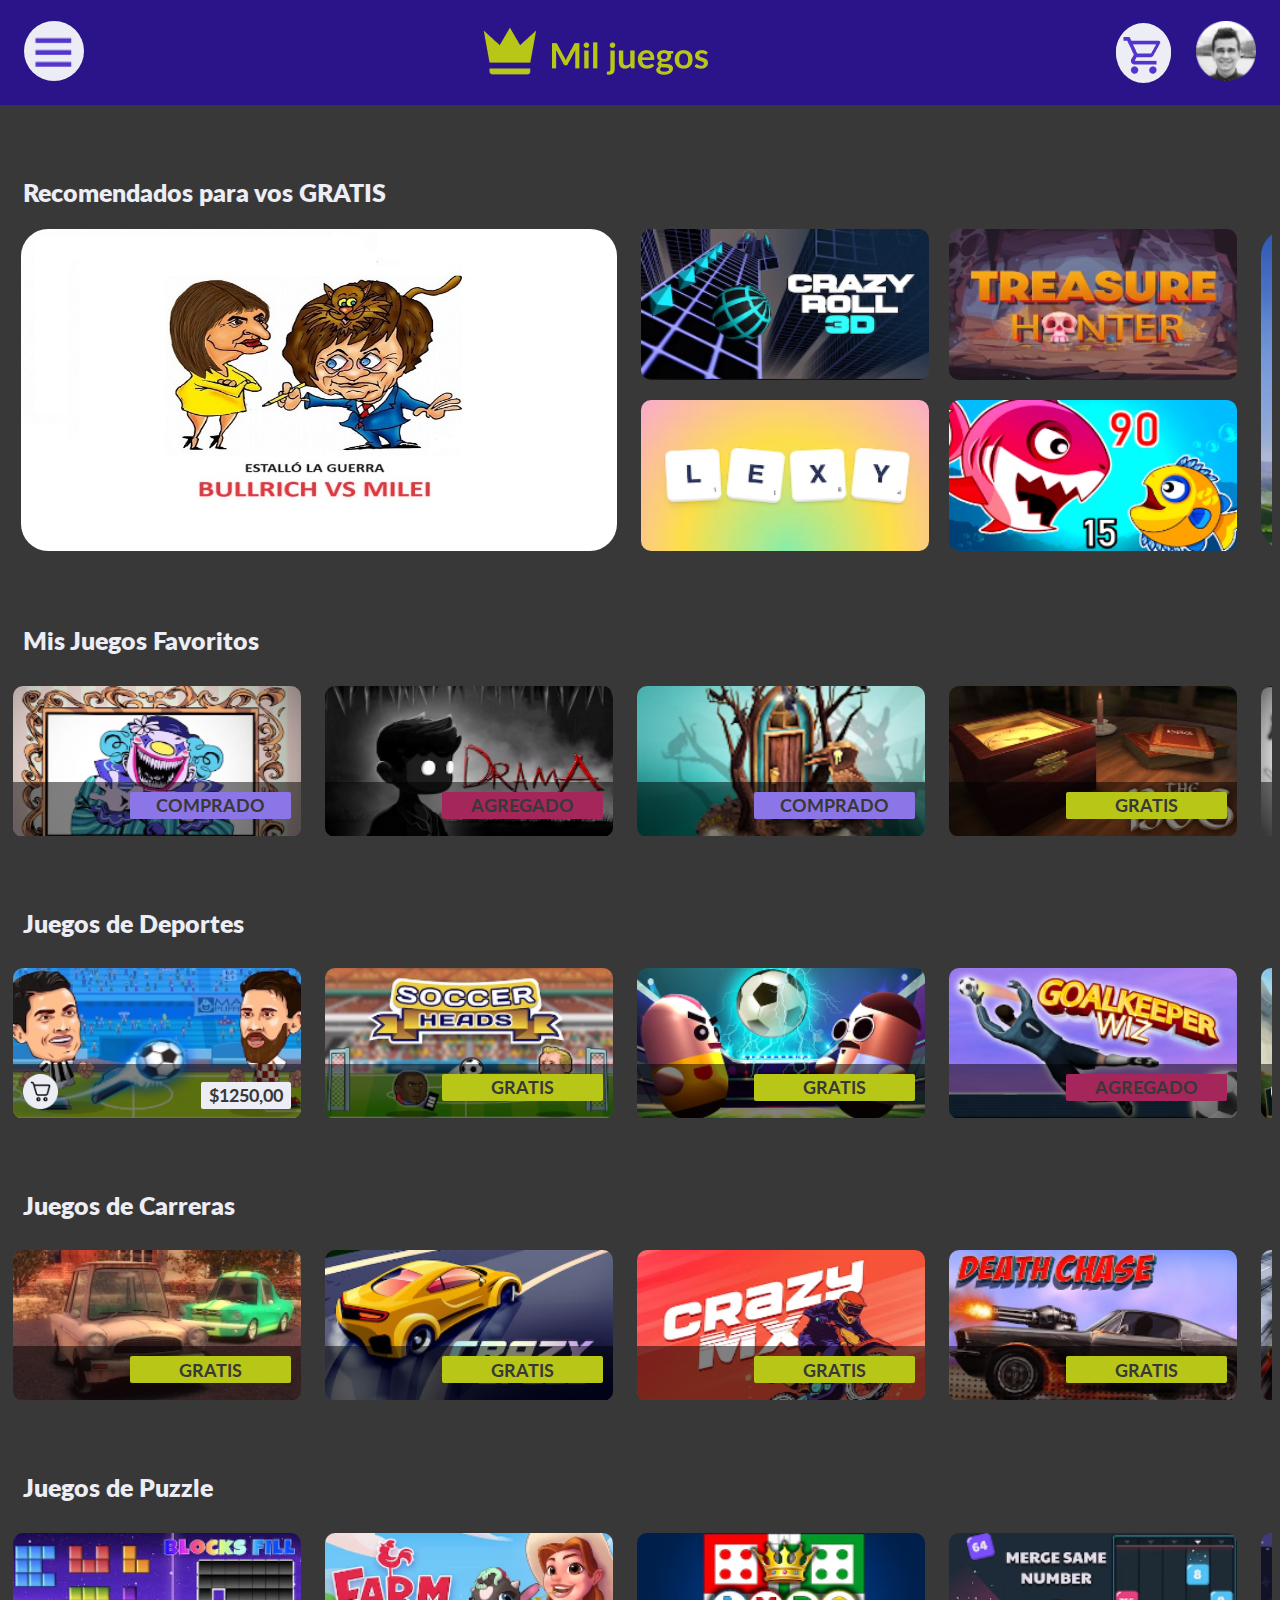
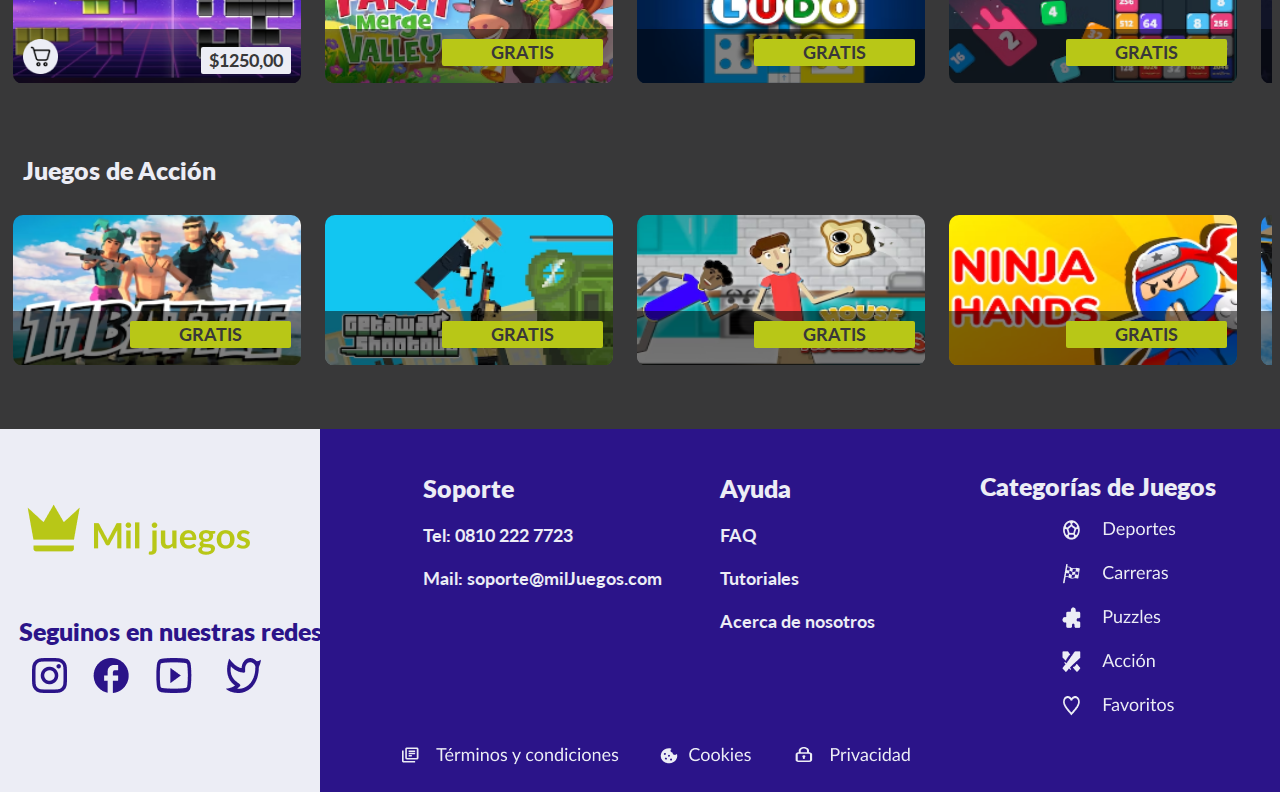
<file: TP3/home.html>
<!DOCTYPE html>
<html lang="en">

<head>
    <meta charset="UTF-8">
    <meta name="viewport" content="width=device-width, initial-scale=1.0">
    <link rel="stylesheet" href="css/style.css">
    <link rel="stylesheet" href="css/home.css">
    <link href='https://fonts.googleapis.com/css?family=Lato:400,700' rel='stylesheet' type='text/css'>
    <title>Home</title>
</head>

<body>
    <header>
        <div class="container">
            <div class="header-container">
                <div class="flex">
                    <button id="hamb" class="btn-icono "><img src=".//images/home/Boton-Hamburguesa.jpg"
                            alt="Boton Hamburguesa"></button>
                </div>
                <nav class="menu-hamb">
                    <ul>
                        <li><a href="#">Recomendados</a></li>
                        <li><a href="#">Favoritos</a></li>
                        <li><a href="#">Deportes</a></li>
                        <li><a href="#">Carreras</a></li>
                        <li><a href="#">Puzzles</a></li>
                        <li><a href="#">Acción</a></li>
                    </ul>
                </nav>
                <div class="flex">
                    <a href="home.html">
                        <img class="logo-img" src="images/home/Logo.png" alt="logo">
                    </a>
                </div>
                <div id="carrito-perfil" class="flex">
                    <button id="carrito" class="carrito"><img src=".//images/home/carrito.png" alt="carrito"></button>
                    <button id="sesion" class="btn-icono"><img src=".//images/home/Avatar.png" alt="Sesion"></button>
                </div>
                <nav class="menu-usuario">
                    <ul>
                        <div class="items-usuario">
                            <li> <a href="#">Mis Compras</a> </li>
                            <img class="img-usuario" src=".//images//home/Icono Mis compras.png" alt="">
                        </div>
                        <div class="items-usuario">
                            <li> <a href="#">Mis Favoritos </a> </li>
                            <img class="img-usuario" src=".//images//home/Icono Mis favoritos.png" alt="">
                        </div>
                        <div class="items-usuario">
                            <li> <a href="#">Mi Carrito </a> </li>
                            <img class="img-usuario" src=".//images/home/Icono Mi Carrito.png" alt="carrito">
                        </div>
                        <div class="items-usuario">
                            <li> <a href="#">Mi cuenta </a> </li>
                            <img class="img-usuario" src=".//images//home/Icono Mi cuenta.png" alt="">
                        </div>
                        <div class="items-usuario">
                            <li> <a href="#">Cerrar sesión</a> </li>
                            <img class="img-usuario" src=".//images//home/Icono Cerrar Sesion.png" alt="">
                        </div>
                    </ul>
                </nav>
                <nav class="menu-carrito">
                    <ul>
                        <div class="items-usuario">
                            <li> <a href="#">Carrito de compras </a> </li>
                            <img class="img-usuario" src="images/home/Icono Mi Carrito.png" alt="carrito">
                        </div>
                        <div class="items-usuario">
                            <li> Producto </li>
                            <p>SubTotal</p>
                        </div>
                        <p>El carrito esta vacío</p>

                    </ul>
                </nav>
            </div>
        </div>
    </header>
    <main class="container">
        <section class="category-cards-container-first">
            <div class="category-title"><h2>Recomendados para vos GRATIS</h2></div>
                <div class="conteiner-carrusel-first">
                    <ul class="animacion row gap-24">
                        <li class="game-card">  
                            <a class="game-card-1x1" href="4enlinea.html"><img src=".//images/home/Juegos/Recomendados/4-En-Linea.jpg" alt="4-En-Linea" width="296px"><h4>4 En linea</h4></a>
                            
                        </li>
                        <li class="game-card">
                            <div class="game-card-x4">
                                <a class="game-card-1x4" href="#"><img src=".//images/home/Juegos/Recomendados/Crazy-Roll-3D.png" alt="Crazy-Roll-3D"><h4>Crazy-Roll-3D</h4></a>
                                <a class="game-card-1x4"><img src=".//images/home/Juegos/Recomendados/Treasure-Hunter.png" alt="Treasure-Hunter"><h4>Treasure-Hunter</h4></a>
                                <a class="game-card-1x4"><img src=".//images/home/Juegos/Recomendados/Lexy.png" alt="Lexy"><h4>Lexy</h4></a>
                                <a class="game-card-1x4"><img src=".//images/home/Juegos/Recomendados/90-15.png" alt="90-15"><h4>90-15</h4></a>
                            </div>
                        </li>
                        <li class="game-card">
                            <a class="game-card-1x1"><img src=".//images/home/Juegos/Recomendados/Words-Of-Wonders.png" alt="Words-Of-Wonders"><h4>Words-Of-Wonders</h4></a>
                        </li>
                        <li class="game-card">
                            <div class="game-card-x4">
                                <a class="game-card-1x4" href="#"><img src=".//images/home/Juegos/Recomendados/Catcher-On-The-Farm.png" alt="Catcher-On-The-Farm"><h4>Catcher-On-The-Farm</h4></a>
                                <a class="game-card-1x4" href="#"><img src=".//images/home/Juegos/Recomendados/Cookie-Hangman.png" alt="Cookie-Hangman"><h4>Cookie-Hangman</h4></a>
                                <a class="game-card-1x4" href="#"><img src=".//images/home/Juegos/Recomendados/Raft-Life.png" alt="Raft-Life"><h4>Raft-Life</h4></a>
                                <a class="game-card-1x4" href="#"><img src=".//images/home/Juegos/Recomendados/Shell-Shockers.png" alt="Shell-Shockers"><h4>Shell-Shockers</h4></a>
                            </div>
                        </li>
                    </ul>
                </div>
        </section>
        <section class="category-cards-container">
            <div class="category-title"><h2>Mis Juegos Favoritos</h2></div>
                <div class="conteiner-carrusel">
                    <ul class="flex row gap-24 overflow-scroll" >
                        <li class="game-card-x1">
                            <a><img src=".//images/home/Juegos/Mis favoritos/The Evil Clown.png"  alt="The Evil Clown"><h4>The Evil Clown</h4></a>   
                            <div class="etiqueta-comprado"> 
                                <div class="texto-etiqueta"><p class="body-bold">COMPRADO</p></div>     
                            </div>
                        </li>
                        <li class="game-card-x1">
                            <a><img src=".//images/home/Juegos/Mis favoritos/Drama.png" alt="Drama"><h4>Drama</h4></a>
                            <div class="etiqueta-agregado"> 
                                <div class="texto-etiqueta"><p class="body-bold">AGREGADO</p></div>     
                            </div></li>
                        <li class="game-card-x1">
                            <a class="game-card-x1"><img src=".//images/home/Juegos/Mis favoritos/The Magic Door.png" alt="The Magic Door"><h4>The Magic Door</h4></a>
                            <div class="etiqueta-comprado"> 
                                <div class="texto-etiqueta"><p class="body-bold">COMPRADO</p></div>     
                            </div>
                        </li>
                        <li class="game-card-x1">
                            <a class="game-card-x1"><img src=".//images/home/Juegos/Mis favoritos/The Bos.png" alt="The Bos"><h4>The Bos</h4></a>
                            <div class="etiqueta-gratis"> 
                                <div class="texto-etiqueta"><p class="body-bold">GRATIS</p></div>     
                            </div>
                        </li>
                        <li class="game-card-x1">
                            <a class="game-card-x1"><img src=".//images/home/Juegos/Mis favoritos/The White Room.png" alt="The White Room"><h4>The White Room</h4></a>
                            <div class="etiqueta-comprado"> 
                                <div class="texto-etiqueta"><p class="body-bold">COMPRADO</p></div>     
                            </div>               
                        </li>
                        
                        <li class="game-card-x1">
                            <a class="game-card-x1"><img src=".//images/home/Juegos/Mis favoritos/Cat Lovescapes.png" alt="Cat Lovescapes"><h4>Cat Lovescapes</h4></a>
                            <div class="etiqueta-gratis"> 
                                <div class="texto-etiqueta"><p class="body-bold">GRATIS</p></div>     
                            </div>
                        </li>
                        <li class="game-card-x1">
                            <a class="game-card-x1"><img src=".//images/home/Juegos/Mis favoritos/Spiderdoll.png" alt="Spiderdoll"><h4>Spiderdoll</h4></a>
                            <div class="etiqueta-gratis"> 
                                <div class="texto-etiqueta"><p class="body-bold">GRATIS</p></div>     
                            </div>
                        </li>
                        <li class="game-card-x1">
                            <a class="game-card-x1"><img src=".//images/home/Juegos/Mis favoritos/The Pillar.png" alt="The Pillar"><h4>The Pillar</h4></a>
                            <div class="etiqueta-gratis"> 
                                <div class="texto-etiqueta"><p class="body-bold">GRATIS</p></div>     
                            </div>
                        </li>
                    </ul>
                </div>
        </section>   
        <section class="category-cards-container">
            <div class="category-title"><h2>Juegos de Deportes</h2></div>
                <div class="conteiner-carrusel">
                    <ul class="flex row gap-24 overflow-scroll">
                        <li class="game-card-x1">
                            <a class="game-card-x1"><img src=".//images/home/Juegos/Deportes/Soccer-Legend.png" alt="Soccer-Legend"><h4>Soccer-Legend</h4></a>
                                <div class="etiqueta-pago"> 
                                    <div class="carrito-etiqueta"><img src=".//images/home/Carrito-Home.png"></div>
                                    <div class="texto-etiqueta"><p class="body-bold">$1250,00</p></div>     
                                </div>
                        </li>
                        <li class="game-card-x1">
                            <a class="game-card-x1"><img src=".//images/home/Juegos/Deportes/Soccer-Heads.png" alt="Soccer-Heads"><h4>Soccer-Heads</h4></a>
                            <div class="etiqueta-gratis"> 
                                <div class="texto-etiqueta"><p class="body-bold">GRATIS</p></div>     
                            </div>
                        </li>
                        <li class="game-card-x1">
                            <a class="game-card-x1"><img src=".//images/home/Juegos/Deportes/Pill-Soccer.png" alt="Pill-Soccer"><h4>Pill-Soccer</h4></a>
                            <div class="etiqueta-gratis"> 
                                <div class="texto-etiqueta"><p class="body-bold">GRATIS</p></div>     
                            </div>
                        </li>
                        <li class="game-card-x1">
                            <a class="game-card-x1"><img src=".//images/home/Juegos/Deportes/Goalkeeper-Wiz.png" alt="Goalkeeper-Wiz"><h4>Goalkeeper-Wiz</h4></a>
                            <div class="etiqueta-agregado"> 
                                <div class="texto-etiqueta"><p class="body-bold">AGREGADO</p></div>     
                            </div></li>
                        </li>
                        <li class="game-card-x1">
                            <a class="game-card-x1"><img src=".//images/home/Juegos/Deportes/Kopanito.png" alt="Kopanito"><h4>Kopanito</h4></a>
                            <div class="etiqueta-pago"> 
                                <div class="carrito-etiqueta"><img src=".//images/home/Carrito-Home.png"></div>
                                <div class="texto-etiqueta"><p class="body-bold">$1250,00</p></div>     
                            </div>
                        </li>
                        <li class="game-card-x1">
                            <a class="game-card-x1"><img src=".//images/home/Juegos/Deportes/Football-2023.png" alt="Football-2023"><h4>Football-2023</h4></a>
                            <div class="etiqueta-pago"> 
                                <div class="carrito-etiqueta"><img src=".//images/home/Carrito-Home.png"></div>
                                <div class="texto-etiqueta"><p class="body-bold">$1250,00</p></div>     
                            </div>
                        </li>
                        <li class="game-card-x1">
                            <a class="game-card-x1"><img src=".//images/home/Juegos/Deportes/Football-3-D.png" alt="Football-3-D"><h4>Football-3-D</h4></a>
                            <div class="etiqueta-comprado"> 
                                <div class="texto-etiqueta"><p class="body-bold">COMPRADO</p></div>     
                            </div>  
                        </li>
                        <li class="game-card-x1">
                            <a class="game-card-x1"><img src=".//images/home/Juegos/Deportes/Penalty-Shooters.png" alt="Penalty-Shooters"><h4>Penalty-Shooters</h4></a>
                            <div class="etiqueta-agregado"> 
                                <div class="texto-etiqueta"><p class="body-bold">AGREGADO</p></div>     
                            </div></li>
                        </li>       
                    </ul>
                </div>
        </section>  
        <section class="category-cards-container">
            <div class="category-title"><h2>Juegos de Carreras</h2></div>
                <div class="conteiner-carrusel">
                    <ul class="flex row gap-24 overflow-scroll">
                        <li class="game-card-x1">
                            <a class="game-card-x1"><img src=".//images/home/Juegos/Carrera/Cards-One.png" alt="Cards-One"><h4>Cards-One</h4></a>
                            <div class="etiqueta-gratis"> 
                                <div class="texto-etiqueta"><p class="body-bold">GRATIS</p></div>     
                            </div>
                        </li>
                        <li class="game-card-x1">
                            <a class="game-card-x1"><img src=".//images/home/Juegos/Carrera/Crazy-For-Speed.png" alt="Crazy-For-Speed"><h4>Crazy-For-Speed</h4></a>
                            <div class="etiqueta-gratis"> 
                                <div class="texto-etiqueta"><p class="body-bold">GRATIS</p></div>     
                            </div>
                        </li>
                        <li class="game-card-x1">
                            <a class="game-card-x1"><img src=".//images/home/Juegos/Carrera/Crazy-Mx.png" alt="Crazy-Mx"><h4>Crazy-Mx</h4></a>
                            <div class="etiqueta-gratis"> 
                                <div class="texto-etiqueta"><p class="body-bold">GRATIS</p></div>     
                            </div>
                        </li>
                        <li class="game-card-x1">
                            <a class="game-card-x1"><img src=".//images/home/Juegos/Carrera/Death-Chase.png" alt="Death-Chase"><h4>Death-Chase</h4></a>
                            <div class="etiqueta-gratis"> 
                                <div class="texto-etiqueta"><p class="body-bold">GRATIS</p></div>     
                            </div>
                        </li>
                        <li class="game-card-x1">
                            <a class="game-card-x1"><img src=".//images/home/Juegos/Carrera/Higway-Racer.png" alt="Higway-Racer"><h4>Higway-Racer</h4></a>
                            <div class="etiqueta-gratis"> 
                                <div class="texto-etiqueta"><p class="body-bold">GRATIS</p></div>     
                            </div>
        
                        </li>
                        <li class="game-card-x1">
                            <a class="game-card-x1"><img src=".//images/home/Juegos/Carrera/Moto-X3M.png" alt="Moto-X3M"><h4>Moto-X3M</h4></a>
                            <div class="etiqueta-gratis"> 
                                <div class="texto-etiqueta"><p class="body-bold">GRATIS</p></div>     
                            </div>
                        </li>
                        <li class="game-card-x1">
                            <a class="game-card-x1"><img src=".//images/home/Juegos/Carrera/Sky-Riders.png" alt="Sky-Riders"><h4>Sky-Riders</h4></a>
                            <div class="etiqueta-gratis"> 
                                <div class="texto-etiqueta"><p class="body-bold">GRATIS</p></div>     
                            </div>
                        </li>
                        <li class="game-card-x1">
                            <a class="game-card-x1"><img src=".//images/home/Juegos/Carrera/Super-Star-Car.png" alt="Super-Star-Car"><h4>Super-Star-Car</h4></a>
                            <div class="etiqueta-gratis"> 
                                <div class="texto-etiqueta"><p class="body-bold">GRATIS</p></div>     
                            </div>
                        </li>
                    </ul>
                </div>
        </section> 
        <section class="category-cards-container">
            <div class="category-title"><h2>Juegos de Puzzle</h2></div>
                <div class="conteiner-carrusel">
                    <ul class="flex row gap-24 overflow-scroll">
                        <li class="game-card-x1">
                            <a class="game-card-x1"><img src=".//images/home/Juegos/Puzzle/Blocks-Fill.png" alt="Blocks-Fill"><h4>Blocks-Fill</h4></a>
                            <div class="etiqueta-pago"> 
                                <div class="carrito-etiqueta"><img src=".//images/home/Carrito-Home.png"></div>
                                <div class="texto-etiqueta"><p class="body-bold">$1250,00</p></div>     
                            </div>
                        </li>
                        <li class="game-card-x1">
                            <a class="game-card-x1"><img src=".//images/home/Juegos/Puzzle/Farm-Merge-Valley.png" alt="Farm-Merge-Valley"><h4>Farm-Merge-Valley</h4></a>
                            <div class="etiqueta-gratis"> 
                                <div class="texto-etiqueta"><p class="body-bold">GRATIS</p></div>     
                            </div>
                        </li>
                        <li class="game-card-x1">
                            <a class="game-card-x1"><img src=".//images/home/Juegos/Puzzle/Ludo-King.png" alt="Ludo-King"><h4>Ludo-King</h4></a>
                            <div class="etiqueta-gratis"> 
                                <div class="texto-etiqueta"><p class="body-bold">GRATIS</p></div>     
                            </div>
                        </li>
                        <li class="game-card-x1">
                            <a class="game-card-x1"><img src=".//images/home/Juegos/Puzzle/Merge-Same-Number.png" alt="Merge-Same-Number"><h4>Merge-Same-Number</h4></a>
                            <div class="etiqueta-gratis"> 
                                <div class="texto-etiqueta"><p class="body-bold">GRATIS</p></div>     
                            </div>
                        </li>
                        <li class="game-card-x1">
                            <a class="game-card-x1"><img src=".//images/home/Juegos/Puzzle/One-Connect.png" alt="One-Connect"><h4>One-Connect</h4></a>
                            <div class="etiqueta-gratis"> 
                                <div class="texto-etiqueta"><p class="body-bold">GRATIS</p></div>     
                            </div>
                        </li>
                        <li class="game-card-x1">
                            <a class="game-card-x1"><img src=".//images/home/Juegos/Puzzle/Race-To-Finish.png" alt="Race-To-Finish"><h4>Race-To-Finish</h4></a>
                            <div class="etiqueta-gratis"> 
                                <div class="texto-etiqueta"><p class="body-bold">GRATIS</p></div>     
                            </div>
                        </li>
                        <li class="game-card-x1">
                            <a class="game-card-x1"><img src=".//images/home/Juegos/Puzzle/Tower-swap.png" alt="Tower-swap"><h4>Tower-swap</h4></a>
                            <div class="etiqueta-gratis"> 
                                <div class="texto-etiqueta"><p class="body-bold">GRATIS</p></div>     
                            </div>
                        </li>
                        <li class="game-card-x1">
                            <a class="game-card-x1"><img src=".//images/home/Juegos/Puzzle/Tres-en-Raya.png" alt="Tres-en-Raya"><h4>Tres-en-Raya</h4></a>
                            <div class="etiqueta-gratis"> 
                                <div class="texto-etiqueta"><p class="body-bold">GRATIS</p></div>     
                            </div>
                        </li>
                    </ul>
                </div>
        </section> 
        <section class="category-cards-container">
            <div class="category-title"><h2>Juegos de Acción</h2></div>
                <div class="conteiner-carrusel">
                    <ul class="flex row gap-24 overflow-scroll">
                        <li class="game-card-x1">
                            <a class="game-card-x1"><img src=".//images/home/Juegos/Accion/1-Vs-1-Battle.png" alt="1-Vs-1-Battle"><h4>1-Vs-1-Battle</h4></a>
                            <div class="etiqueta-gratis"> 
                                <div class="texto-etiqueta"><p class="body-bold">GRATIS</p></div>     
                            </div>
                        </li>
                        <li class="game-card-x1">
                            <a class="game-card-x1"><img src=".//images/home/Juegos/Accion/Getaway-Shootout.png" alt="Getaway-Shootout"><h4>Getaway-Shootout</h4></a>
                            <div class="etiqueta-gratis"> 
                                <div class="texto-etiqueta"><p class="body-bold">GRATIS</p></div>     
                            </div>
                        </li>
                        <li class="game-card-x1">
                            <a class="game-card-x1"><img src=".//images/home/Juegos/Accion/House-Of-Hazards.png" alt="House-Of-Hazards"><h4>House-Of-Hazards</h4></a>
                            <div class="etiqueta-gratis"> 
                                <div class="texto-etiqueta"><p class="body-bold">GRATIS</p></div>     
                            </div>
                        </li>
                        <li class="game-card-x1">
                            <a class="game-card-x1"><img src=".//images/home/Juegos/Accion/Ninja-Hands.png" alt="Ninja-Hands"><h4>Ninja-Hands</h4></a>
                            <div class="etiqueta-gratis"> 
                                <div class="texto-etiqueta"><p class="body-bold">GRATIS</p></div>     
                            </div>
                        </li>
                        <li class="game-card-x1">
                            <a class="game-card-x1"><img src=".//images/home/Juegos/Accion/Only-Up-3D.png" alt="Only-Up-3D"><h4>Only-Up-3D</h4></a>
                            <div class="etiqueta-gratis"> 
                                <div class="texto-etiqueta"><p class="body-bold">GRATIS</p></div>     
                            </div>
                        </li>
                        <li class="game-card-x1">
                            <a class="game-card-x1"><img src=".//images/home/Juegos/Accion/Profesor-Strange.png" alt="Profesor-Strange"><h4>Profesor-Strange</h4></a>
                            <div class="etiqueta-gratis"> 
                                <div class="texto-etiqueta"><p class="body-bold">GRATIS</p></div>     
                            </div>
                        </li>
                        <li class="game-card-x1">
                            <a class="game-card-x1"><img src=".//images/home/Juegos/Accion/Shell-Shockers.png" alt="Shell-Shockers"><h4>Shell-Shockers</h4></a>
                            <div class="etiqueta-gratis"> 
                                <div class="texto-etiqueta"><p class="body-bold">GRATIS</p></div>     
                            </div>
                        </li>
                        <li class="game-card-x1">
                            <a class="game-card-x1"><img src=".//images/home/Juegos/Accion/Skibidi-Toiltets.png" alt="Skibidi-Toiltetsgit add"><h4>Skibidi-Toiltetsgit add</h4></a>
                            <div class="etiqueta-gratis"> 
                                <div class="texto-etiqueta"><p class="body-bold">GRATIS</p></div>     
                            </div>
                        </li>
                    </ul>
                </div>
        </section>   
    </main>
    <footer class="div-footer">
        <div id="redes-footer">
            <div id="logo-footer">
                <img src="./images/logo-corona.png" alt="logo">
                <img id="letra-footer" src="./images/Mil-juegos.png" alt="letras-logo">

                <h2 id="texto-redes-footer">Seguinos en nuestras redes</h2>
                <div id="iconos-redes-footer">
                    <img src="./images/Iconos-redes.png" alt="iconos-redes">
                </div>
            </div>
        </div>
        <div id="centro-footer">
            <div id="soporte-ayuda-footer">
                <div id="soporte-footer">
                    <h2>Soporte</h2>
                    <p class="body-bold">Tel: 0810 222 7723</p>
                    <p class="body-bold">Mail: soporte@milJuegos.com</p>
                </div>
                <div id="ayuda-footer">
                    <h2>Ayuda</h2>
                    <p class="body-bold">FAQ</p>
                    <p class="body-bold">Tutoriales</p>
                    <p class="body-bold">Acerca de nosotros</p>

                </div>
            </div>
            <div id="terminos-footer">
                <img src="./images/terminos.png" alt="terminos">
            </div>
        </div>
        <div id="categorias-footer">
            <h2 id="cat-footer">Categorías de Juegos</h2>
            <img id="iconos-cat-footer" src="./images/categorias.png" alt="iconos-categorias">


        </div>
    </footer>
    
</body>
<script src="./js/menu.js"></script>
<script src="./js/animacionCarrousel.js"></script>
</html>
</file>
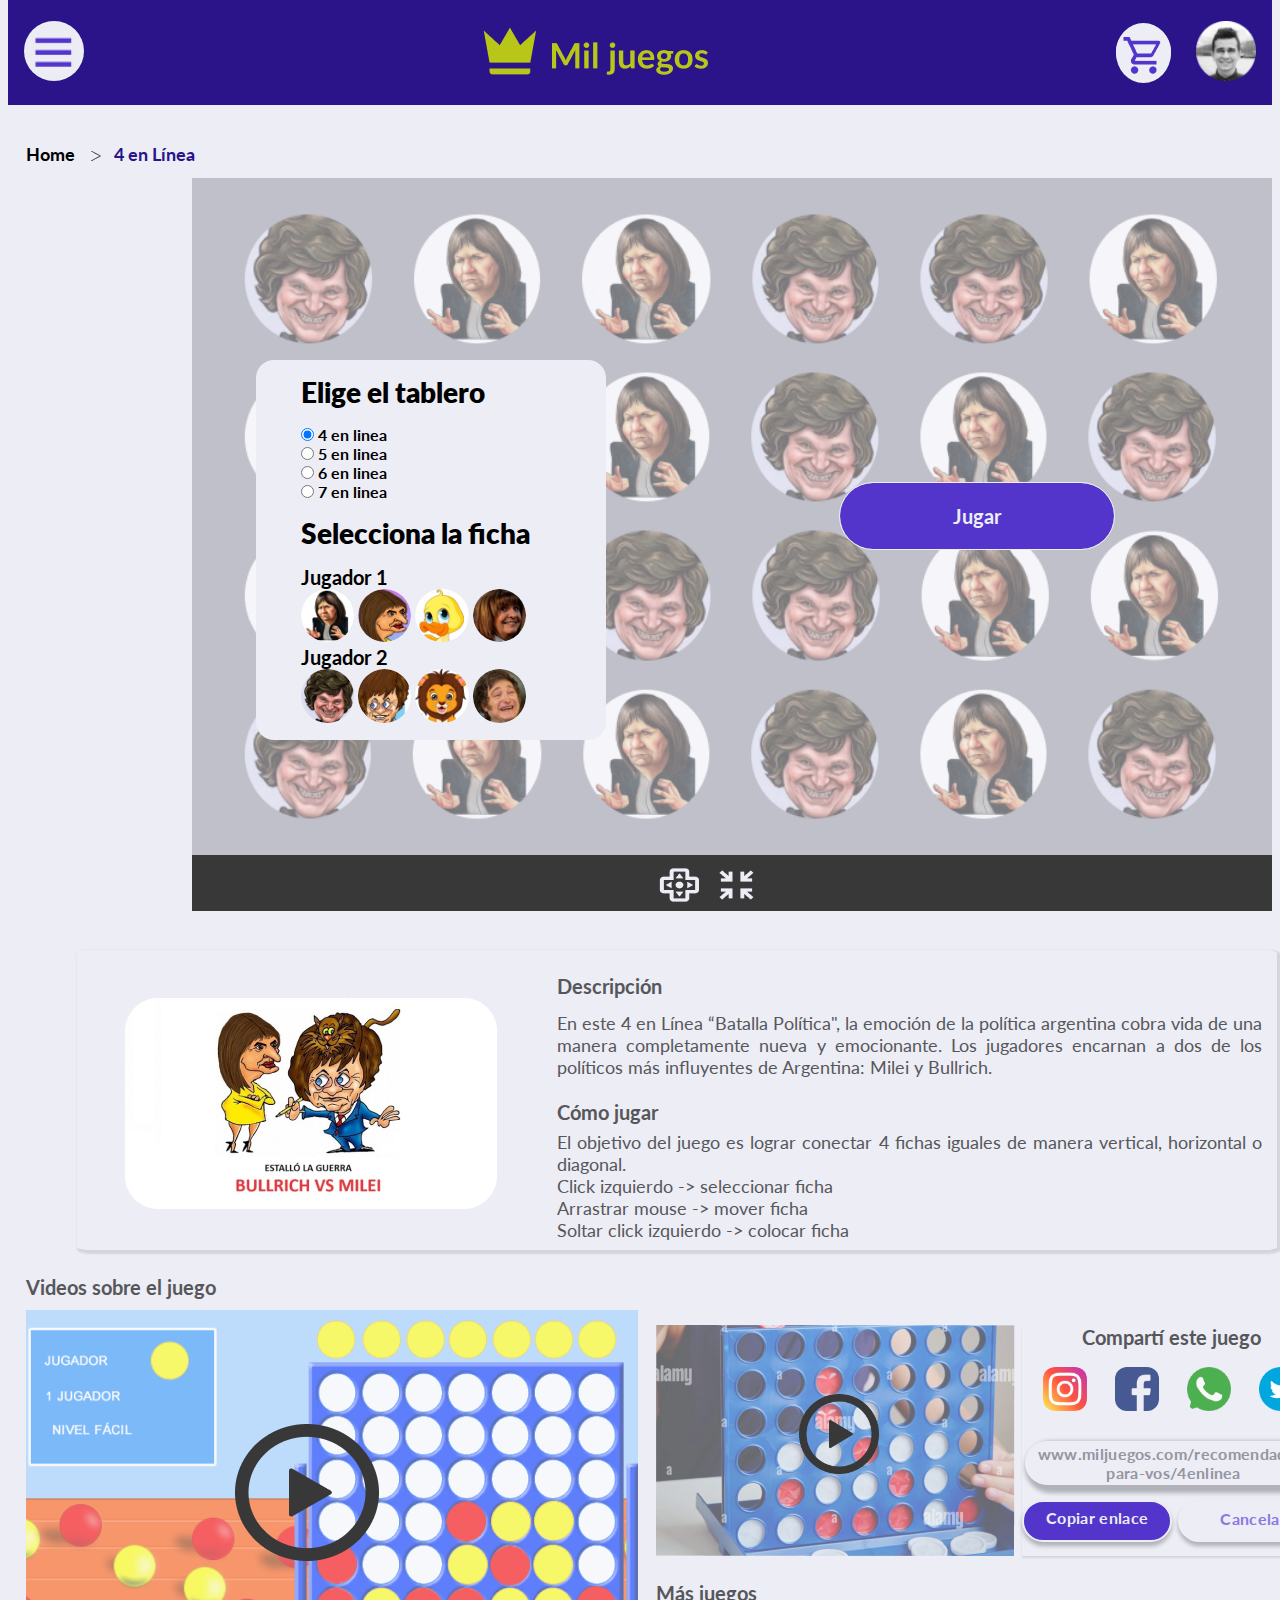
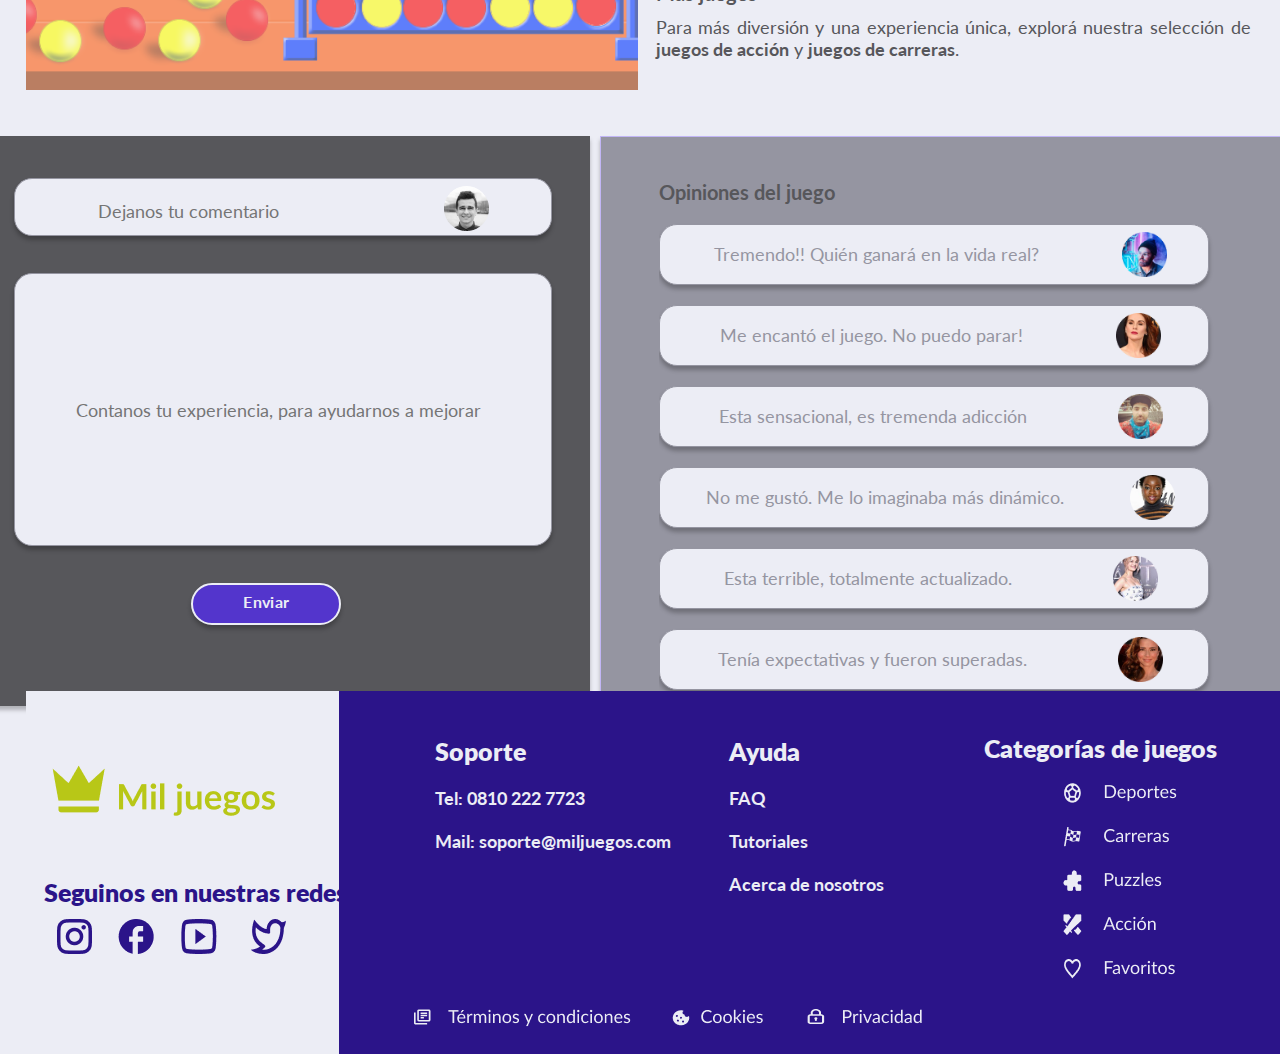
<file: TP3Entrega/4enlinea.html>
<!DOCTYPE html>
<html lang="en">

<head>
    <meta charset="UTF-8">
    <meta name="viewport" content="width=device-width, initial-scale=1.0">
    <link rel="stylesheet" href="css/style.css" type='text/css'>
    <link rel="stylesheet" href="css/juego.css" type='text/css'>
    <link href='https://fonts.googleapis.com/css?family=Lato:400,700' rel='stylesheet' type='text/css'>

    <title>4enlinea</title>
</head>

<body id="body-juego">
    <header>
        <div class="container">
            <div class="header-container">
                <div class="flex">
                    <button id="hamb" class="btn-icono "><img src=".//images/home/Boton-Hamburguesa.jpg"
                            alt="Boton Hamburguesa"></button>
                </div>
                <nav class="menu-hamb">
                    <ul>
                        <li><a href="#">Recomendados</a></li>
                        <li><a href="#">Favoritos</a></li>
                        <li><a href="#">Deportes</a></li>
                        <li><a href="#">Carreras</a></li>
                        <li><a href="#">Puzzles</a></li>
                        <li><a href="#">Acción</a></li>
                    </ul>
                </nav>
                <div class="flex">
                    <a href="home.html">
                        <img class="logo-img" src="images/home/Logo.png" alt="logo">
                    </a>
                </div>

                <div id="carrito-perfil" class="flex">
                    <button id="carrito" class="carrito"><img src=".//images/home/carrito.png" alt="carrito"></button>
                    <button id="sesion" class="btn-icono"><img src=".//images/home/Avatar.png" alt="Sesion"></button>
                </div>
                <nav class="menu-usuario">
                    <ul>
                        <div class="items-usuario">
                            <li> <a href="#">Mis Compras</a> </li>
                            <img class="img-usuario" src=".//images//home/Icono Mis compras.png" alt="">
                        </div>
                        <div class="items-usuario">
                            <li> <a href="#">Mis Favoritos </a> </li>
                            <img class="img-usuario" src=".//images//home/Icono Mis favoritos.png" alt="">
                        </div>
                        <div class="items-usuario">
                            <li> <a href="#">Mi Carrito </a> </li>
                            <img class="img-usuario" src="images/home/Icono Mi Carrito.png" alt="">
                        </div>
                        <div class="items-usuario">
                            <li> <a href="#">Mi cuenta </a> </li>
                            <img class="img-usuario" src=".//images//home/Icono Mi cuenta.png" alt="">
                        </div>
                        <div class="items-usuario">
                            <li> <a href="#">Cerrar sesión</a> </li>
                            <img class="img-usuario" src=".//images//home/Icono Cerrar Sesion.png" alt="">
                        </div>
                    </ul>
                </nav>
                <nav class="menu-carrito">
                    <ul>
                        <div class="items-usuario">
                            <li> <a href="#">Carrito de compras </a> </li>
                            <img class="img-usuario" src="images/home/Icono Mi Carrito.png" alt="carrito">
                        </div>
                        <div class="items-usuario">
                            <li> Producto </li>
                            <p>SubTotal</p>
                        </div>
                        <p>El carrito esta vacío</p>

                    </ul>
                </nav>
            </div>
        </div>
    </header>
    <!-----------------------------breadcrumb--------------------------->
    <div id="breadcrumb">
        <p class="body-bold"><span><a id="home" href="home.html">Home</a> </span><span> <img id="vector-bread"
                    src="./images/bread.png" alt="bread"></span><span id="bread">4 en Línea</span></p>
    </div>
    
    
    
    <!-----------------------------container juego--------------------------->
    <section id="container-juego">
        <div id="container-juego-2" >

            <div id="game-settings" style="display: block;"> 
                <form action="" id="game-settings-form">
                    
                    <section class="board-settings">
                        <h2>Elige el tablero</h2>
                        <div>
                            <input type="radio" name="board-lines" value="friendly" id="radio-friendly" checked>
                            <label for="radio-friendly">4 en linea</label>
                        </div>
                        <div>
                            <input type="radio" name="board-lines" value="brave" id="radio-brave">
                            <label for="radio-brave">5 en linea</label>
                        </div>
                        <div>
                            <input type="radio" name="board-lines" value="clever" id="radio-clever">
                            <label for="radio-clever">6 en linea</label>
                        </div>
                        <div>
                            <input type="radio" name="board-lines" value="ambicious" id="radio-ambicious">
                            <label for="radio-ambicious">7 en linea</label>
                        </div>
                    </section>
                    <section class="piece-settings">
                        <h2>Selecciona la ficha </h2>
                        <div>
                            <div ><h3 id="nameP1">Jugador 1 </h3></div>
                            <div id="player-1-piece-btns">
                                <button src="./images/fichas/Pato1.png"
                                    style="background: url('./images/fichas/Pato1.png') center no-repeat; background-size: cover; border-radius: 50%; height: 4em; width: 4em;"
                                    value="p1"></button>
                                <button  src="./images/fichas/Pato2.png"
                                    style="background: url('./images/fichas/Pato2.png') center no-repeat; background-size: cover; border-radius: 50%; height: 4em; width: 4em;"
                                    value="p2"></button>
                                <button  src="./images/fichas/Pato3.png"
                                    style="background: url('./images/fichas/Pato3.png') center no-repeat; background-size: cover; border-radius: 50%; height: 4em; width: 4em;"
                                    value="p3"></button>
                                <button  src="./images/fichas/Pato4.png"
                                    style="background: url('./images/fichas/Pato4.png') center no-repeat; background-size: cover; border-radius: 50%; height: 4em; width: 4em;"
                                    value="p4"></button>
                            </div>
                        </div>
                        <div>
                            <div><h3  id="nameP2" >
                                Jugador 2</h3> </div>
                            <div id="player-2-piece-btns">
                                <button  src="./images/fichas/Milei1.png"
                                style="background: url('./images/fichas/Milei1.png') center no-repeat; background-size: cover; border-radius: 50%; height: 4em; width: 4em;"
                                value="p1"></button>
                            <button  src="./images/fichas/Milei2.png"
                                style="background: url('./images/fichas/Milei2.png') center no-repeat; background-size: cover; border-radius: 50%; height: 4em; width: 4em;"
                                value="p2"></button>
                            <button  src="./images/fichas/Milei3.png"
                                style="background: url('./images/fichas/Milei3.png') center no-repeat; background-size: cover; border-radius: 50%; height: 4em; width: 4em;"
                                value="p3"></button>
                            <button  src="./images/fichas/Milei4.png"
                                style="background: url('./images/fichas/Milei4.png') center no-repeat; background-size: cover; border-radius: 50%; height: 4em; width: 4em;"
                                value="p4"></button></div>
                        </div>
                    </section>
                </form>
                <div class="msg"></div>
            </div>
            <figure id="img-juego" class="ocultar" style.display = 'block'>
                
                <img src="./images/4 en linea.png" alt="4 en linea">
                <div class="settings-confirm">
                    <button id="btn-juego"
                        class="btn-grande btn-grande-activado letra-btn-grande  letra-btn-grande-activado playSettingsBtn " id="play-settings-btn">Jugar
                    </button>
                </div>
            </figure>
        </div>


  <!-----------------------------container 4 en linea EN EJECUCION----------------------------------------------------------->
        <div id="container-juego-2 container-canvas"  style="display: none;" class=" ocultarCanvas">
           <div class="row-header">
                <div class="jug-opciones" id="J1">
                    <h2>Jugador 1</h2>
                </div>
                <div id="row-center">
                    <div class="row">
                        <div class="col-md-12 header-page">
                            <button id="start-game" class="btn-jugar"> Reiniciar</button>
                            <div id="timer"> <span id="countdown"></span> </div>
                        </div>
                    </div>
                </div>
                    <div class="jug-opciones"   id="J2">
                        <h2>Jugador 2</h2>
                       <!-- <div id="btn-jug-2">
                           
                        </div>-->
                    </div>
                </div>

                
                <!----------------------Cartel ganador------------------------------------------------------------>
                <div class="row info">
                    <div id="winner-info" class="alert winner-message alert-success hide offset-md-1 col-md-10">
                    </div>
                    <div id="draw-info" class=" alert winner-message alert-danger hide offset-md-1 col-md-10">
                        Empatados!
                    </div>
                </div>


            <div class="row tablero" >
                <div class="col-md-8 offset-md-1 row">
                    <canvas id="board" width="1080" height="550" ></canvas>
                </div>
                    
            </div>

        </div>



        <div id="menu-juego">
            <div id="control-juego">
                <img id="btn-jugar" src="./images/Control.png" alt="control-juego">
            </div>
            <div id="div-instrucciones-oculto" class="instruc-oculto">
                <h3>Cómo jugar </h3>
                <br>
                <p class="body-bold">
                    Consiste en colocar 4 fichas de tu bando consecutivas.
                    Puede ser en columna, fila o diagonal.
                    <br>
                    Click izquierdo -> seleccionar ficha
                    <br>
                    Arrastrar mouse -> mover ficha
                    <br>
                    Soltar click izquierdo -> colocar ficha
                </p>
            </div>
            <div id="agrandar-juego">
                <img src="./images/Agrandar.png" alt="agrandar-juego">
            </div>
        </div>
        <div id="desc-juego">
            <figure id="img-juego-2">
                <img src="./images/juego.png" alt="img-juego">
            </figure>
            <div id="descrip">
                <h3>Descripción</h3>
                <div id="desc-juego-2" class="body">
                    <p>En este 4 en Línea “Batalla Política",
                        la emoción de la política argentina cobra vida
                        de una manera completamente nueva y emocionante.
                        Los jugadores encarnan a dos de los políticos más
                        influyentes de Argentina: Milei y Bullrich.
                    </p>
                    <br>
                    <h3 id="como-jugar">Cómo jugar</h3>
                    <p class="body">
                        El objetivo del juego es lograr conectar
                        4 fichas iguales de manera vertical, horizontal
                        o diagonal.
                        <br>
                        Click izquierdo -> seleccionar ficha
                        <br>
                        Arrastrar mouse -> mover ficha
                        <br>
                        Soltar click izquierdo -> colocar ficha
                    </p>
                </div>
            </div>
        </div>
        <div id="videos-juego">
            <div id=container-videos-1>
                <h3 id="titulo-video" class="h3  ">Videos sobre el juego</h3>
                <figure id="imagen-video-juego">
                    <img src="./images/video1.png" alt="Video Juego">
                    <img id="btn-play" src="./images/Icono Play.png" alt="boton play">
                </figure>
            </div>
            <div id="container-videos-2">
                <div id="video-compartir">
                    <figure id="imagen-video-juego-2">
                        <img src="./images/video2.png" alt="video juego">
                        <img id="btn-play-2" src="./images/Icono Play.png" alt="boton play">
                    </figure>
                    <div id="compartir">
                        <h3 id="titulo-compartir">Compartí este juego</h3>
                        <div class="iconos-compartir">
                            <img class="img-redes-comp" src="./images/instagram (6).png" alt="">
                            <img class="img-redes-comp" src="./images/facebook.png" alt="facebook">
                            <img class="img-redes-comp" src="./images/whatsapp.png" alt="whatsapp">
                            <img class="img-redes-comp" src="./images/gorjeo.png" alt="twiter">
                        </div>
                        <p id="link-comp" class="texto-botones">www.miljuegos.com/recomendados-para-vos/4enlinea</p>

                        <!---       <img id="iconos-compartir" src="./images/Iconos-compartir.png" alt="iconos compartir">
                            <p id="link-comp" class="body-bold">www.miljuegos.com/recomendados-para-vos/4enlinea</p>-->
                        <div id="botones-comp">

                            <button id="btn-compartir"
                                class="btn-grande btn-grande-activado  texto-botones letra-btn-grande letra-btn-grande-activado  ">Copiar
                                enlace</button>
                            <button id="btn-cancelar-comp"
                                class=" btn-grande  btn-grande-desactivado  letra-btn-grande  texto-botones  letra-btn-grande-desactivado">Cancelar</button>
                        </div>
                    </div>
                </div>
                <div id="links-juegos">
                    <h3 id="tit-mas-juegos">Más juegos</h3>
                    <p id="parr-links-juegos" class="body">Para más diversión y una experiencia única, explorá nuestra
                        selección de <span class="body-bold">juegos de acción</span> y <span class="body-bold">juegos de
                            carreras</span>.
                    </p>
                </div>
            </div>
        </div>
        <div id="container-comentarios">
            <div id="form-coment">
                <div id="input-coment">
                    <input id="input-coment-2" placeholder="Dejanos tu comentario">


                    <div id="avatar-conf">
                        <img id="avatar-input" src="./images/Avatar.png" alt="avatar">
                    </div>
                </div>
                <input id="com-exp" type="text" placeholder="Contanos tu experiencia, para ayudarnos a mejorar">
                <button id="btn-enviar-opinion"
                    class=" enviar-animacion  btn-grande texto-botones  btn-grande-activado   letra-btn-grande   letra-btn-grande-activado ">Enviar</button>
            </div>
            <div id="container-opiniones">
                <h3 id="titulo-opiniones">Opiniones del juego</h3>
                <div id="cont-coment">
                    <div id="cont-coment-scroll">
                        <div class="input-coment-usuarios">
                            <div id="letra-input-coment">
                                <p class="body">Tremendo!! Quién ganará en la vida real?</p>
                            </div>
                            <div id="avatar-conf">
                                <img id="avatar-input" src="./images/Avatar2.png" alt="avatar">
                            </div>
                        </div>
                        <div class="input-coment-usuarios">
                            <div id="letra-input-coment">
                                <p class="body">Me encantó el juego. No puedo parar!</p>
                            </div>
                            <div id="avatar-conf">
                                <img id="avatar-input" src="./images/Avatar3.png" alt="avatar">
                            </div>
                        </div>
                        <div class="input-coment-usuarios">
                            <div id="letra-input-coment">
                                <p class="body">Esta sensacional, es tremenda adicción</p>
                            </div>
                            <div id="avatar-conf">
                                <img id="avatar-input" src="./images/Avatar4.png" alt="avatar">
                            </div>
                        </div>
                        <div class="input-coment-usuarios">
                            <div id="letra-input-coment">
                                <p class="body">No me gustó. Me lo imaginaba más dinámico.</p>
                            </div>
                            <div id="avatar-conf">
                                <img id="avatar-input" src="./images/Avatar5.png" alt="avatar">
                            </div>
                        </div>
                        <div class="input-coment-usuarios">
                            <div id="letra-input-coment">
                                <p class="body">Esta terrible, totalmente actualizado.</p>
                            </div>
                            <div id="avatar-conf">
                                <img id="avatar-input" src="./images/Avatar6.png" alt="avatar">
                            </div>
                        </div>
                        <div class="input-coment-usuarios">
                            <div id="letra-input-coment">
                                <p class="body">Tenía expectativas y fueron superadas.</p>
                            </div>
                            <div id="avatar-conf">
                                <img id="avatar-input" src="./images/Avatar7.png" alt="avatar">
                            </div>
                        </div>
                        <div class="input-coment-usuarios">
                            <div id="letra-input-coment">
                                <p class="body">Mmmm, esperaba otra cosa, me desilucionó.</p>
                            </div>
                            <div id="avatar-conf">
                                <img id="avatar-input" src="./images/Avatar8.png" alt="avatar">
                            </div>
                        </div>

                    </div>
                </div>
            </div>
        </div>
    </section>

    <div id="footer-juego">
        <footer class="div-footer">
            <div id="redes-footer">
                <div id="logo-footer">
                    <img src="./images/logo-corona.png" alt="logo">
                    <img id="letra-footer" src="./images/Mil-juegos.png" alt="letras-logo">

                    <h2 id="texto-redes-footer">Seguinos en nuestras redes</h2>
                    <div id="iconos-redes-footer">
                        <img src="./images/Iconos-redes.png" alt="iconos-redes">
                    </div>
                </div>
            </div>
            <div id="centro-footer">
                <div id="soporte-ayuda-footer">
                    <div id="soporte-footer">
                        <h2>Soporte</h2>
                        <p class="body-bold">Tel: 0810 222 7723</p>
                        <p class="body-bold">Mail: soporte@miljuegos.com</p>
                    </div>
                    <div id="ayuda-footer">
                        <h2>Ayuda</h2>
                        <p class="body-bold">FAQ</p>
                        <p class="body-bold">Tutoriales</p>
                        <p class="body-bold">Acerca de nosotros</p>

                    </div>
                </div>
                <div id="terminos-footer">
                    <img src="./images/terminos.png" alt="terminos">
                </div>
            </div>
            <div id="categorias-footer">
                <h2 id="cat-footer">Categorías de juegos</h2>
                <img id="iconos-cat-footer" src="./images/categorias.png" alt="iconos-categorias">


            </div>
        </footer>
    </div>
    <!--<script src="./js/script.js"></script>-->
    <script src="./js/menu.js"></script>

    <script src="./js/juego/Board.js"></script>

    <script src="./js/juego/SettingsJuego.js"></script>
    <script src="./js/juego/FourInLine.js"></script>
    <script src="./js/juego/Game.js"></script>
    <script src="./js/juego/Player.js"></script>
    <script src="./js/juego/Token.js"></script>
    <script src="./js/juego/cargarTablero.js"></script>
    
</body>

</html>
</file>
<file: TP2/css/style.css>
* {
    margin: 0;
    padding: 0;
    border: 0;
    box-sizing: border-box;
    font-family: var(--font);
}

/* -----------------------------Variables------------------------------- */

*:root {

    --font: 'Lato', sans-serif;
    --Color-primario-sombra: #383839;
    --Color-primario: #57575B;
    --Color-primario-luz-1: #9595A1;
    --Color-primario-luz-2: #ECEDF5;
    --Color-secundario-sombra: #2B1489;
    --Color-secundario: #5335CC;
    --Color-secundario-luz-1: #8C76E7;
    --Color-secundario-luz-2: #C2B6F6;
    --Color-acento-sombra: #4F5607;
    --Color-acento: #879212;
    --Color-acento-luz-1: #B8C717;
    --Color-acento-luz-2: #F4FF86;
    --Color-Alerta: #FF4040;
    --Color-Alerta-sombra: #FC1B1B;
    --Color-exito: #6AE360;
    --Color-exito-sombra: #49F63A;

}

/* -----------------------Fuentes ----------------------------   */
/* H1 Titulo Principal */
h1 {
    font-size: 35px;
    font-style: normal;
    font-weight: 700;
    line-height: 127%;
    /* 44.45px */
}

/* H2 Titulo Secundario */
h2 {
    font-size: 25px;
    font-style: normal;
    font-weight: 800;
    line-height: normal;

}

/* H3 Titulo Terciario */
h3 {
    font-family: Lato;
    font-size: 20px;
    font-style: normal;
    font-weight: 700;
    line-height: normal;
}

/* Body */
.body {
    font-family: Lato;
    font-size: 18px;
    font-style: normal;
    font-weight: 400;
    line-height: normal;
}

.body-bold {
    font-family: Lato;
    font-size: 18px;
    font-style: normal;
    font-weight: 700;
    line-height: normal;

}


/* Texto Botones */
.texto-botones {
    font-family: Lato;
    font-size: 16px;
    font-style: normal;
    font-weight: 700;
    line-height: normal;
    letter-spacing: 0.32px;
}


/* Texto Chico */
.texto-chico {
    font-family: Lato;
    font-size: 8px;
    font-style: normal;
    font-weight: 700;
    line-height: normal;

}

@media only screen and (min-width:600px) {
    

/* ------------------------------Botones -------------------------------------*/

.btn-grande {
    width: 150px;
    height: 42px;
    flex-shrink: 0;
    border-radius: 34px;
    box-shadow: 0px 4px 4px 0px rgba(0, 0, 0, 0.25);
    cursor: pointer;

}

.btn-grande-activado {
    background: var(--Color-secundario, #5335CC);
    border: 2px solid var(--Color-primario-luz-2, #ECEDF5);
}

.btn-grande-desactivado {
    background: var(--Color-primario-luz-2, #ECEDF5);
    border: none;
}



.btn-grande:hover {
    background: var(--Color-primario-luz-1, #8C76E7);
    border: none;
}

.btn-grande-clickeado {
    background: var(--Color-primario-luz-2, #ECEDF5);
    border: 2px solid var(--Color-secundario-sombra, #2B1489);
}

.letra-btn-grande {
    display: flex;
    /*flex-direction: column;*/
    justify-content: center;
    flex-shrink: 0;
    text-align: center;
}

.letra-btn-grande-activado {
    color: var(--Color-primario-luz-2, #ECEDF5);

}

.letra-btn-grande-desactivado {
    color: var(--Color-secundario-luz-1, #8C76E7);
}

.letra-btn-grande:hover {
    color: var(--Color-primario-luz-2, #ECEDF5);
}

.letra-btn-grande-clickeado {
    color: var(--Color-secundario-sombra, #2B1489);
}

/* -----------------------------Página Loguin----------------------------------    */
.container-loguin {
    display: flex;
    flex-direction: column;
    /* me posiciono en el centro*/
    margin: 0;
    /*width: 100%; 
    /*height:100vh;*/
   /* width: 1352px;*/
    height: 100%;
    justify-content: center;
    /*align-items: center;*/
    /*display: inline-flex;*/
    flex-shrink: 0;
    background-image: url('../images/fondo-loguin.png');
    background-size: cover;
    background-repeat: no-repeat;
    /*box-shadow: 0px 4px 4px 0px rgba(0, 0, 0, 0.25);*/

}




.container-logo {
    margin: auto;
    padding: 5%;
    display: flex;
    flex-direction: row;
    justify-content: center;
    align-items: center;
    /*width: 250px;*/
    height: 70px;
    flex-shrink: 0;

}

.logo {
    margin-bottom: 10px;
}

.form-loguin {
    margin: auto;
    display: flex;
    flex-direction: column;
    align-items: center;
    width: 530px;
    height: 800px;
    flex-shrink: 0;
    border-radius: 18px;
    background: var(--Color-secundario-luz-1, #8C76E7);



}

.titulo-loguin {
    color: var(--Color-primario-luz-2, #ECEDF5);
    justify-content: center;
    text-align: center;
    margin-top: 30px;
    margin-bottom: 15px;


}

#btn-google {
    margin: 2%;
    width: 349px;
    height: 52px;
    background-color: var(--Color-primario-luz-2, #ECEDF5);
    border: none;
    left: 0px;
    top: 0px;
    justify-content: center;
    text-align: center;
    box-shadow: 0px 4px 4px rgba(0, 0, 0, 0.25);
    border-radius: 34px;
}

#interior-btn-google {
    margin: auto;
    display: flex;
    justify-content: center;

    width: 310.695px;
    height: 28.364px;



}

#letra-google {
    padding-left: 3%;
    color: var(--Color-primario-sombra, #383839);
    text-align: center;
    text-decoration: none;
    font-family: Lato;
    font-size: 16px;
    font-style: normal;
    font-weight: 700;
    line-height: normal;
    letter-spacing: 0.32px;


}

#icono-google {
    margin-top: 1px;
    width: 18px;
    height: 18px;
    flex-shrink: 0;

}

#btn-facebook {
    margin: 1%;
    width: 349px;
    height: 52px;
    background-color: var(--Color-secundario, #5335CC);
    border: none;
    left: 0px;
    top: 0px;
    justify-content: center;
    text-align: center;
    box-shadow: 0px 4px 4px rgba(0, 0, 0, 0.25);
    border-radius: 34px;
}

#interior-btn-face {
    margin: auto;
    display: flex;
    justify-content: center;
    width: 310.695px;
    height: 28.364px;
}

#letra-face {
    padding-left: 3%;
    color: var(--Color-primario-luz-2);
    text-align: center;
    text-decoration: none;
    font-family: Lato;
    font-size: 16px;
    font-style: normal;
    font-weight: 700;
    line-height: normal;
    letter-spacing: 0.32px;


}

#icono-face {
    margin-top: 1px;
    width: 18px;
    height: 18px;
    flex-shrink: 0;

}

.linea {
    margin-top: 3%;
    justify-content: center;
}

.loguearse {
    display: flex;
    flex-direction: column;
    /*text-align: center;*/
}

.letra-loguin {
    margin-right: auto;
    color: var(--Color-secundario-sombra);
    font-size: 20px;
    font-style: normal;
    font-weight: 700;
    line-height: normal;
}

.log {
    margin: 2%;
    padding: 2%;
    width: 360px;
    height: 52px;
    background-color: var(--Color-primario-luz-2);
    border-radius: 20px;
    border: none;

}

.btn-log {
    text-decoration: none;
    padding-left: 5%;
    margin-bottom: 2%;
}

#btn-loguin {
    width: 250px;
    height: 60px;
    font-size: 20px;
    font-weight: 700;
    margin: auto;
    margin-top: 5%;
    padding: 10px;
    padding-top: 3%;
    cursor: pointer;

}


.btn-loguearse {
    width: 250px;
    height: 60px;
    font-size: 20px;
    font-weight: 700;
    padding: 10px;
    /*padding-left: 4%;*/
    padding-top: 3%;
    cursor: pointer;
    margin: auto;
    margin-top: 2%;
    transition: transform 7s;
    box-shadow: inset 0 0 0 0 var(--Color-secundario-sombra);
    transition: ease-out 0.6s;
    cursor: pointer;
}

.btn-loguearse:hover {
    box-shadow: inset 0 100px 0 0 var(--Color-primario-luz-1);

}

/*--------------------Header----------------------*/
a {
    text-decoration: none;
    color: inherit;
}

ul,
ol {
    list-style: none;
}

.flex {
    display: flex;
}

.row {
    flex-direction: row;
}

.gap-8 {
    gap: 8px;
}

.gap-16 {
    gap: 16px;
}

.gap-24 {
    gap: 24px;
}

.container {
    padding: 0 8px;
}

.container>* {
    margin: 0 auto;
}

.header-container {
    display: flex;
    background-color: var(--Color-secundario-sombra, #2B1489);
    /*width: 1340px;*/
    justify-content: space-between;
    padding: 0 16px;
  
}

.header-container .flex {
    display: flex;
    padding: 16px 0;
    align-items: center;

}

.header-container .logo-img {
    width: 250px;
    height: 70px;

}


.header-container .btn-icono {
    background: rgba(0, 0, 0, 0);
    padding: 0;
    margin: 0;
    cursor: pointer;
}
.menu-hamb{
    display: none;
    background: var(--Color-primario-luz-2, #ECEDF5);
    box-shadow: 0px 4px 4px 0px rgba(0, 0, 0, 0.25), 0px 4px 4px 0px rgba(0, 0, 0, 0.25), 0px 4px 4px 0px rgba(0, 0, 0, 0.25);
    font-family: Lato;
    font-size: 16px;
    font-style: normal;
    font-weight: 700;
    line-height: 2;
    letter-spacing: 0.32px;
    padding: 1%;
    padding-left: 2%;
    opacity: 0.9;
    color: var(--Color-secundario-sombra);
    border-radius: 5%;
    width: 230px;
    height: 230px;
    position: fixed;
    top: 75px;
    left: 0;
    z-index: 500;
  
}

.menu-usuario{
    display: none;
    background: var(--Color-primario-luz-2, #ECEDF5);
    border-radius: 5%;
    box-shadow: 0px 4px 4px 0px rgba(0, 0, 0, 0.25), 0px 4px 4px 0px rgba(0, 0, 0, 0.25), 0px 4px 4px 0px rgba(0, 0, 0, 0.25);
    font-family: Lato;
    font-size: 16px;
    font-style: normal;
    font-weight: 700;
    line-height: 2;
    letter-spacing: 0.32px;
    opacity: 0.9;
    color: var(--Color-primario-sombra);
    width: 200px;
    height: auto;
    padding-bottom: 20px;
    position: fixed;
    top: 82px;
    right: 0;
    z-index: 500;
    padding: 20px;
    margin-right: 1%;
   
}

.items-usuario{
    display:flex;
    flex-direction: row;
    justify-content: space-between;
}

.img-usuario{
    width: 24px;
height: 24px;
flex-shrink: 0;
margin-top: 1%;
cursor: pointer;
}
#carrito-perfil {
    width: 140px;
    justify-content: space-between;
}

.carrito {
    width: 55px;
    height: 60px;
    border-radius: 60%;
    cursor: pointer;
}

.menu-carrito{
   display: none;
    background: var(--Color-primario-luz-2, #ECEDF5);
    border-radius: 5%;
    box-shadow: 0px 4px 4px 0px rgba(0, 0, 0, 0.25), 0px 4px 4px 0px rgba(0, 0, 0, 0.25), 0px 4px 4px 0px rgba(0, 0, 0, 0.25);
    font-family: Lato;
    font-size: 16px;
    font-style: normal;
    font-weight: 700;
    line-height: 2;
    letter-spacing: 0.32px;
    opacity: 0.9;
    color: var(--Color-primario-sombra);
    width: 220px;
    height: auto;
    padding-bottom: 20px;
    position: fixed;
    top: 82px;
    right: 0;
    z-index: 500;
    padding: 20px;
    margin-right: 8%;
   
}

.btn-icono,
.btn-icono img {
    margin-top: 1%;
    width: 60px;
    height: 60 px;
    background-color: transparent;

}

#hamb img{
    background-color: transparent;
    border-radius: 60px;
}


.logo-img {
    width: 270px;
    height: auto;
    /*60px*/

}
/*-------------------------------------------Footer--------------------------------------*/
.div-footer {
    /*width: 1352px;*/
    height: 363px;
    flex-shrink: 0;
    margin: 0;
    margin-top: 5%;
    display: flex;
    flex-direction: row;
    background: var(--Color-secundario-sombra, #2B1489);
}

#redes-footer {
    display: flex;
    flex-direction: row;
    /*justify-content: center;*/
    width: 25%; /*369px;*/
    height: 363px;
    flex-shrink: 0;
    background: var(--Color-primario-luz-2, #ECEDF5);
}

#logo-footer {
    margin-top: 20%;
    justify-content: center;
    margin-left: 13%;
    width: 249px;
    height: 70px;
    flex-shrink: 0;
}

#letra-footer {
    margin-bottom: 3%;
}

#texto-redes-footer {
    margin-top: 20%;
    margin-right: 10%;
    width: 310px;
    color: var(--Color-secundario-sombra, #2B1489);
}

#iconos-redes-footer {
    margin-left: 5%;
    margin-top: 5%;
    width: 228.949px;
    height: 35px;
    flex-shrink: 0;
}

#soporte-ayuda-footer {
    margin-top: 10%;
    margin-left: 10%;
    display: flex;
    flex-direction: row;
    width: 512px;
    height: 228px;
    flex-shrink: 0;
    color: var(--Color-primario-luz-2);
}

#centro-footer {
    display: flex;
    flex-direction: column;
    /*nuevo*/
    justify-content: center;
    margin-top: -5%;
    align-items: center;
    width: 50%;
}

#soporte-footer {
    display: inline-flex;
    margin-right: 10%;
    padding: 18px 0px 61px 7px;
    flex-direction: column;
    gap: 21px;


}

#ayuda-footer {
    display: inline-flex;
    padding: 18px 0px 61px 7px;
    flex-direction: column;

    gap: 21px;
}

#terminos-footer {
    display: flex;
    flex-direction: row;
    /*nuevo*/
    justify-content: center;
    align-items: center;
    margin-left: 5%;
    margin-top: 10%;
    width:auto; /* 507.651px;*/
    height: auto; /*17.095px;*/
    flex-shrink: 0;
    color: var(--Color-primario-luz-2);
}
/*nuevo*/
#terminos-footer img {
    display: flex;
    flex-direction: row;
    justify-content: center;
    align-items: center;
}

#categorias-footer {
    display: flex;
    flex-direction: column;
    width: 20%; /* 337px;*/
    height: 363px;
    flex-shrink: 0;
    /*nuevo*/
    align-items: end; 
    justify-content: center;
    margin-top: -2.5%;
}

#cat-footer {
    margin-top: 20%;
    text-align: right;
    color: var(--Color-primario-luz-2);
}

#iconos-cat-footer {
    margin-top: 5%;
    margin-left: 25%;

    width: 173px;
    height: 224px;
    flex-shrink: 0;
}


/* -----------------------------Pagina Registro----------------------------------    */

.container-registro {
    display: flex;
    flex-direction: column;
    /* me posiciono en el centro*/
    margin: 0;
    /*width: 100%; 
     /*height:100vh;*/
    /*width: 1352px;*/
    height: 100%;
    justify-content: center;
    /*align-items: center;*/
    /*display: inline-flex;*/
    flex-shrink: 0;
    background-image: url('../images/fondo-loguin.png');
    background-size: cover;
    background-repeat: no-repeat;
    /*box-shadow: 0px 4px 4px 0px rgba(0, 0, 0, 0.25);*/

}

.container-logo-registro {
    margin: auto;
    padding: 0;
    display: flex;
    flex-direction: row;
    justify-content: center;
    align-items: center;
    /*width: 250px;*/
    height: 70px;
    flex-shrink: 0;

}



#container-header-registro {
    display: flex;
    flex-direction: column;
    justify-content: center;
   
    margin-top: 10%;
    height: 80px;
}

#progreso {
    padding: 0%;
    margin: 0%;
    margin-bottom: 10%;
   margin-left: 43%;
    width: 250px;
}

.registro {
    display: flex;
    flex-direction: column;
    margin-left: 35%;
    width: 530px;
    height: 1200px;
    flex-shrink: 0;
    border-radius: 18px;
    background: var(--Color-secundario-luz-1, #8C76E7);
}

#encabezado-datos-personales {
    display: flex;
    flex-direction: column;
    justify-content: center;
}

.letra-reg {
    color: var(--Color-secundario-sombra, #2B1489);
    text-align: center;
    margin-top: 8%;

}

#linea-reg {
    width: 354px;
    height: 3px;
    margin-left: 18%;
    margin-top: 2%;
    margin-bottom: 3%;
    flex-shrink: 0;

}

#datos-pesonales {
    display: flex;
    flex-direction: column;
    gap: 13px;
    width: 350px;
    height: 380px;


}

.letras-label {

    color: var(--Color-secundario-sombra);
    font-size: 20px;
    font-style: normal;
    font-weight: 700;
    line-height: normal;
    margin-left: 15%;
    /*margin-bottom: 3%;*/
    /* margin-top: 6%;*/


}

.input-reg {
    width: 349px;
    height: 52px;
    flex-shrink: 0;

    border-radius: 20px;
    border: none;
    background: var(--Color-primario-luz-2, #ECEDF5);
    margin-left: 15%;
    margin-top: 2%;
    margin-bottom: 3%;
    padding: 3%;
}

#datos-cuenta {
    display: flex;
    flex-direction: column;
    margin: 0;
    /*gap: 6px;*/
    width: 350px;
    height: 150px;

}

#encabezado-datos {
    display: flex;
    flex-direction: column;

}

.letras-label-cta {
    color: var(--Color-secundario-sombra);
    font-size: 20px;
    font-style: normal;
    font-weight: 700;
    line-height: normal;
    margin-left: 24%;
    margin-bottom: 1%;
    /* margin-top: 6%;*/


}

.input-reg-cta {
    width: 349px;
    height: 52px;
    flex-shrink: 0;

    border-radius: 20px;
    border: none;
    background: var(--Color-primario-luz-2, #ECEDF5);
    margin-left: 24%;
    margin-top: 1%;
    margin-bottom: 5%;
    padding: 3%;
}

#registracion {
    display: flex;
    flex-direction: column;
}

#img-captcha {
    width: 302px;
    height: 80px;
    flex-shrink: 0;
    border-radius: 10px;
    margin-top: 40%;
    margin-left: 22%;

}

#btn-reg {
    width: 250px;
    height: 60px;
    font-size: 20px;
    font-weight: 700;
    margin: auto;
    margin-top: 5%;
    padding: 10px;
    padding-top: 3%;
    cursor: pointer;
    transition: all 1250ms cubic-bezier(0.19, 1, 0.22, 1);
}

#btn-reg:hover {
    /*transform: rotate3d(2, 2, 2, 180deg);*/
    /*background-color: #2B1489;*/
    transform: scale(1.2);
    border: 2px solid var(--Color-primario-luz-2);
    box-shadow: inset 0 0 20px var(--Color-secundario-sombra), 0 0 20px var(--Color-primario-luz-2);
    outline-color: rgba(255, 255, 255, 0);
    outline-offset: 15px;
    text-shadow: 1px 1px 2px var(--Color-primario-luz-1);
}

/* Estilo de la animación */
@keyframes animacionBoton {
    0% {
        transform: scale(1);
        ;
       /*opacity: 1;
        background-color: var(--Color-secundario);*/
    }

    50% {
        transform: scale(1.4);
        opacity: 0.5;
        background-color: var(--Color-exito-sombra);
    }

    100% {
        transform: scale(1);
       /* opacity: 1;
        background-color: var(--Color-secundario);*/
    }

}

/*------------------------------ Estilo del contenedor del confeti---------------------------------- */

#contenedorConfeti {
    margin: 20%;
  
    display: none; /* Oculta el contenedor inicialmente */
    position: absolute;
    width: 50%;
    height: 100%;
    top: 0;
    left: 0;
    justify-content: center;
    align-items: center;
    background-color: rgba(0, 0, 0, 0.70); /* Fondo semitransparente */
    pointer-events: none; /* Evita que el contenedor reciba clics mientras está oculto */
}

#reg-exito{
    color: var(--Color-primario-luz-2);
    font-size: 25px;
    font-style: normal;
    font-weight: 800;
    line-height: normal;
  

    
}
/* -------Estilo del confeti ----------------------------*/
/* Estilo del confeti */
.confeti {
    width: 20px;
    height: 20px;
    background-color: #F44336; /* Cambia el color del confeti según tus preferencias */
    position: absolute;
    animation: caidaConfeti 3s linear infinite, rotacionConfeti 2s linear infinite;
    opacity: 0; /* Inicialmente, el confeti estará oculto */
}

/* Animación de caída del confeti */
@keyframes caidaConfeti {
    0% {
        transform: translateY(-10px);
        opacity: 1;
    }
    100% {
        transform: translateY(100vh);
        opacity: 0;
    }
}

/* Animación de rotación del confeti */
@keyframes rotacionConfeti {
    0% {
        transform: rotate(0deg);
    }
    100% {
        transform: rotate(360deg);
    }
}


/*---------------------------página loading------------------------------------*/
body {
    margin: 0;
    padding: 0;
    background-color: var(--Color-primario-luz-2);
}

.loader-container {
    display: flex;
    flex-direction: column;
    justify-content: center;
    align-items: center;
    height: 100vh;
}

.loader {
    width: 100px;
    height: 100px;
    border: 8px solid var(--Color-secundario-sombra);
    border-top: 8px solid var(--Color-primario-luz-2);
    border-radius: 50%;
    animation: spin 5s linear infinite;
}

.progress-bar {
    width: 0%;
    height: 8px;
    background-color:  var(--Color-secundario-sombra);
    margin-top: 20px;
    position: relative;
}


.progress-text {
    position: absolute;
    top: -20px;
    left: 50%;
    transform: translateX(-50%);
    color: var(--Color-secundario-sombra);
    font-weight: 900;
}

@keyframes spin {
    0% { transform: rotate(0deg); }
    100% { transform: rotate(360deg); }
}

/*---------------------------------Página 4 en Línea-------------------------------------*/
#body-juego {  /*contiene al header tambien*/
    display: flex;
    flex-direction: column;
    /* me posiciono en el centro*/
    margin: 0;
    /*width: 100%; 
     /*height:100vh;*/
    /*width: 1352px;*/
    height: 1800px;
    /*display: inline-flex;*/ /*la saco, me rompe todo*/
    flex-shrink: 0;
    background-color: var(--Color-primario-luz-2);
}

#menu {
    /*width: 1352px;*/
    height: 85px;
    flex-shrink: 0;
    background-color: #2B1489;
    display: flex;
    justify-content: center;
}

#breadcrumb {
    margin-top: 3%;
    margin-left: 2%;

}

#bread {
    color: var(--Color-secundario-sombra);
    margin-left: 1%;
}

#vector-bread {
    margin-left: 1%;

}

#home {
    text-decoration: none;
    color: #000;

}

#container-juego {
    /*width: 1351px;*/
    height: 1180px;
    display: flex;
    flex-direction: column;



}

#container-juego-2 {
    display: flex;
    flex-direction: row;
}


#img-juego {
    display: flex;
    position: relative;
    width: 900px;
    height: 557px;
    margin-left: 2%;
    margin-top: 3%;
}

#btn-juego {
    width: 274px;
    height: 66px;
    position: absolute;
    top: 45%;
    left: 35%;
    justify-content: center;
    align-items: center;
    flex-shrink: 0;
    font-family: Lato;
    font-size: 20px;
    font-style: normal;
    font-weight: 700;
    line-height: normal;

    border: 0 solid;
    box-shadow: inset 0 0 20px rgba(255, 255, 255, 0);
    outline: 1px solid;
    outline-color: --Color-primario-luz-1(255, 255, 255, 0.5);
    outline-offset: 0px;
    text-shadow: none;
    transition: all 1250ms cubic-bezier(0.19, 1, 0.22, 1);


}


#btn-juego:hover {
    /*transform: rotate3d(2, 2, 2, 180deg);*/
    /*background-color: #2B1489;*/
    transform: scale(1.1);
    border: 1px solid;
    box-shadow: inset 0 0 20px var(--Color-secundario-sombra), 0 0 20px var(--Color-primario-luz-2);
    outline-color: rgba(255, 255, 255, 0);
    outline-offset: 15px;
    text-shadow: 1px 1px 2px var(--Color-primario-luz-1);
}


#desc-juego {
    width: 400px;
    height: 557px;
    flex-shrink: 0;
    margin-top: 3%;
    margin-left: 3%;
}


#descrip {
    color: var(--Color-primario);
    margin-top: 3%;
    text-align: justify;
}

#como-jugar {
    margin-bottom: 2%;
}

#img-juego-2 {
    margin-left: 3%;
}

#desc-juego-2 {
    margin-top: 2%;
    margin-right: 2%;
}

#menu-juego {
   /* width: 1352px;*/
    height: 56px;
    flex-shrink: 0;

    background: var(--Color-primario-sombra, #383839);
    margin-left: 2%;
    display: flex;


}

#control-juego {
    display: flex;
    width: 46.929px;
    height: 40px;
    justify-content: center;
    align-items: center;
    flex-shrink: 0;
    margin-top: 10px;
    margin-right: 10px;
    margin-left: 30%;
}

.instruc-oculto {
    width: 340px;
    height: 250px;

    border-radius: 18px;
    background: var(--Color-secundario-sombra, #2B1489);
    box-shadow: 0px 4px 4px 0px rgba(0, 0, 0, 0.25);
    color: var(--Color-secundario-luz-2);
    padding: 2%;
    text-align: justify;
    display: none;
}

.instruc-mostrar {
    display: block;
}

#agrandar-juego {
    display: flex;
    width: 46.929px;
    height: 40px;
    justify-content: center;
    align-items: center;
    flex-shrink: 0;
    margin-top: 10px;
}

#videos-juego {
    /*width: 1351px;*/
    height: 466px;
    display: flex;
    flex-direction: row;
    flex-shrink: 0;
    /*box-shadow: 0px 1px 1px 0px rgba(0, 0, 0, 0.25);*/
    margin-left: 2%;
    box-shadow: 0px 2px 2px 0px rgba(0, 0, 0, 0.10);
}

#container-videos-1 {
    display: flex;
    flex-direction: column;
    width: 400px;
    height: 380px;
    margin-top: 2%;

}

#titulo-video {
    color: var(--Color-primario);
    margin-bottom: 3%;

    height: 40px;
}

#imagen-video-juego {
    display: flex;
    position: relative;
}

#btn-play {
    width: 144px;
    height: 137px;
    flex-shrink: 0;
    position: absolute;
    top: 30%;
    left: 55%;
    justify-content: center;
    align-items: center;
}

#container-videos-2 {
    width: 480px;
    height: 380 px;
    display: flex;
    flex-direction: column;

}

#video-compartir {
    display: flex;
    flex-direction: row;
    margin-top: 15%;
    margin-left: 50%;

}

#imagen-video-juego-2 {
    display: flex;
    position: relative;
}

#btn-play-2 {
    width: 80px;
    height: 80px;
    flex-shrink: 0;
    position: absolute;
    top: 30%;
    left: 40%;
    justify-content: center;
    align-items: center;
}


#compartir {
    display: flex;
    flex-direction: column;
    width: 440px;
    margin-left: 10%;
    box-shadow: 0px 2px 2px 0px rgba(0, 0, 0, 0.10);
}

#titulo-compartir {
    color: var(--Color-primario, #57575B);
    width: 200px;
    margin-left: 20%;
}
/*-------iconos redes con animacion-------*/
#iconos-compartir {
    display: flex;
    flex-direction: column;
    padding: 5%;
}

.img-redes-comp{
    cursor: pointer;
    width: 50px;
    margin-top: 5%;
    margin-left: 6%;
    margin-bottom: 5%;
    border-radius: 30%;
    text-align:justify;
    padding: 1%;
    transition: transform 0.3s ease  box-shadow 0.3s ease  ; 
}

.img-redes-comp:hover {
    transform: scale(1.1); 
    opacity: 0.80;
    box-shadow: 0px 0px 10px rgba(0, 0, 0, 0.7); /* Aumentar la sombra al pasar el cursor */
}
/*
#iconos-compartir {
    margin-left: 10%;
    margin-top: 10%;
}*/

#link-comp {
    margin-left: 1%;
    margin-top: 3%;
    padding: 1%;
    color: var(--Color-primario-luz-1);
    text-align: center;
    border-radius: 34px;
    box-shadow: 4px 4px 4px 4px rgba(0, 0, 0, 0.25);
  
}

#botones-comp {
    display: flex;
    flex-direction: row;
    margin-top: 5%;
    margin-bottom: 2%;
}

#btn-compartir {
    margin-right: 3%;
    padding: 3%;
}


#btn-cancelar-comp {
    padding: 3%;
}

#links-juegos {
    width: 595px;
    height: 75px;
    margin-left: 50%;
    margin-top: 5%;
}

#tit-mas-juegos {
    color: var(--Color-primario);
    margin-bottom: 2%;
}

#parr-links-juegos {
    color: var(--Color-primario);
    text-align: justify;
}

#container-comentarios {
    display: flex;
    /*width: 1352px;*/
    padding-top: 20px;
    justify-content: center;
    align-items: flex-start;
    margin-left: 2%;
    gap: 10px;
}

#form-coment {
    width: 613px;
    height: 570px;
    display: flex;
    flex-direction: column;
    flex-shrink: 0;

    background: var(--Color-primario, #57575B);
    box-shadow: 0px 4px 4px 0px rgba(0, 0, 0, 0.25);
}

#input-coment {
    display: flex;
    margin-top: 7%;
    margin-left: 6%;
    width: 538px;
    height: 58px;
    justify-content: space-around;
    flex-shrink: 0;
    border-radius: 18px;
    border: 1px solid var(--Color-primario-luz-1, #9595A1);
    background: var(--Color-primario-luz-2, #ECEDF5);
    box-shadow: 0px 4px 4px 0px rgba(0, 0, 0, 0.25);
    color: var(--Color-primario-luz-1);
    font-family: Lato;
    font-size: 18px;
    font-style: normal;
    font-weight: 400;
    line-height: normal;
    padding-left: 2%;
    padding-top: 1%;
}

#input-coment-2{
    margin-bottom: 1%;
    border-radius: 18px;
    border:none;
    background: var(--Color-primario-luz-2, #ECEDF5);
    font-family: Lato;
    font-size: 18px;
    font-style: normal;
    font-weight: 400;
    line-height: normal;
    padding-left: 2%;
    padding-top: 1%;
}

#letra-input-coment {
    margin-top: 2%;
 
}

#avatar-conf {
    margin-bottom: 10%;
}

#avatar-input {
    width: 45px;
    height: 45px;

}

#com-exp {
    width: 538px;
    height: 273px;
    flex-shrink: 0;
    border-radius: 18px;
    border: 1px solid var(--Color-primario-luz-1, #9595A1);
    background: var(--Color-primario-luz-2, #ECEDF5);
    box-shadow: 0px 4px 4px 0px rgba(0, 0, 0, 0.25);
    font-family: Lato;
    font-size: 18px;
    font-style: normal;
    font-weight: 400;
    line-height: normal;
    padding-left: 10%;
    margin-left: 6%;
    margin-top: 6%;
    color: var(--Color-primario-luz-1);
}

#container-opiniones {
    width: 729px;
    height: 570px;
    flex-shrink: 0;
    border: 1px solid var(--Color-secundario-luz-2, #C2B6F6);
    background: var(--Color-primario-luz-1, #9595A1);
    box-shadow: 0px 4px 4px 0px rgba(0, 0, 0, 0.25);
    
}

#btn-enviar-opinion {
    margin-left: 35%;
    margin-top: 6%;
    padding: 7px;
    cursor: pointer;
    transition: background-color 0.3s ease-in-out, transform 0.3s ease-in-out;
}

#btn-enviar-opinion:hover {
    background-color: var(--Color-acento-luz-1);
    transform: scale(1.1); /* Cambia el tamaño del botón al hacer hover */
  }


#titulo-opiniones{
    color: var(--Color-primario, #57575B);
text-align: justify;

/* H3 Titulo Terciario */
font-family: Lato;
font-size: 20px;
font-style: normal;
font-weight: 700;
line-height: normal;
margin-top: 6%;
margin-left: 8%;
}
/*::-webkit-scrollbar {
    display: none;
}
*/

#cont-coment{
    height: 500px; /* Ancho del contenedor */
    margin-left: 8%;
    overflow-y:auto; 
   
    /* Habilitar el scroll horizontal si el contenido excede el ancho */
    white-space: nowrap; /* Evitar que los elementos se envuelvan a la siguiente línea */
}

#cont-coment-scroll .input-coment-usuarios  {
    margin: 20px 0;
}



.input-coment-usuarios {
    display: flex;
    margin-top: 4%;
    margin-left: 8%;
    width: 550px;
    height: 61px;
    justify-content: space-around;
    flex-shrink: 0;
    border-radius: 18px;
    border: 1px solid var(--Color-primario-luz-1, #9595A1);
    background: var(--Color-primario-luz-2, #ECEDF5);
    box-shadow: 0px 4px 4px 0px rgba(0, 0, 0, 0.25);
    color: var(--Color-primario-luz-1);
    font-family: Lato;
    font-size: 18px;
    font-style: normal;
    font-weight: 400;
    line-height: normal;
    padding-left: 2%;
    padding-top: 1%;
}



#footer-juego {
    /*width: 1353px;*/
    height: 363px;
    flex-shrink: 0;
    margin-top: 35%;
    margin-left: 2%;
}
}
</file>
<file: TP2/css/home.css>
/*-----------------------------------------------------DESKTOP--------------------------------------------------------*/

/*-------------------------------------------------------GENERAL--------------------------------------------------------*/

* {
margin: 0;
padding: 0;
border: 0;
}

*,
*:before,
*:after {
box-sizing: border-box;
}

a {
text-decoration: none;
color: inherit;
}

ul,
ol {
list-style: none;
}
.category-title {
padding: 10px;

width: 100%;

}
.category-title h2 {
color: var(--Color-primario-luz-2, #ECEDF5);
padding: 0;
margin-top: 5%;
margin-bottom: 1%;

}

/*-------------------------------------------------------HEADER--------------------------------------------------------*/
body {
/*width: 1352px;*/
background-color: var(--Color-primario-sombra, #383839);
scrollbar-width: none;
-ms-overflow-style: none;

}

header {
background-color: var(--Color-secundario-sombra, #2B1489);

}

main {
min-height: 100vh;
scroll-behavior: smooth;
/*width: 1352px;*/
padding:0;

}
/*
section {
width: 100%;
}*/

.flex {
display: flex;
}

.row {
flex-direction: row;
}

.gap-8 {
gap: 8px;
}

.gap-16 {
gap: 16px;
}

.gap-24 {
gap: 24px;
}

.container {
padding: 0 8px;
}

.container>* {
margin: 0 auto;
}

.header-container {
display: flex;
justify-content: space-between;
padding: 0 16px;
}

.header-container .flex {
display: flex;
padding: 16px 0;
align-items: center;

}

.header-container .logo-img {
width: 250px;
height: 70px;
}


.header-container .btn-icono {
background: rgba(0, 0, 0, 0);
padding: 0;
margin: 0;
}
.menu-hamb{
display: none;
background: var(--Color-primario-luz-2, #ECEDF5);
box-shadow: 0px 4px 4px 0px rgba(0, 0, 0, 0.25), 0px 4px 4px 0px rgba(0, 0, 0, 0.25), 0px 4px 4px 0px rgba(0, 0, 0, 0.25);
font-family: Lato;
font-size: 16px;
font-style: normal;
font-weight: 700;
line-height: 2;
letter-spacing: 0.32px;
padding: 1%;
padding-left: 2%;
opacity: 0.9;
color: var(--Color-secundario-sombra);
border-radius: 5%;
width: 230px;
height: 230px;
position: fixed;
top: 75px;
left: 0;
z-index: 500;
cursor: pointer;
}

.menu-usuario{
display: none;
background: var(--Color-primario-luz-2, #ECEDF5);
border-radius: 5%;
box-shadow: 0px 4px 4px 0px rgba(0, 0, 0, 0.25), 0px 4px 4px 0px rgba(0, 0, 0, 0.25), 0px 4px 4px 0px rgba(0, 0, 0, 0.25);
font-family: Lato;
font-size: 16px;
font-style: normal;
font-weight: 700;
line-height: 2;
letter-spacing: 0.32px;
opacity: 0.9;
color: var(--Color-primario-sombra);
width: 200px;
height: auto;
padding-bottom: 20px;
position: fixed;
top: 82px;
right: 0;
z-index: 500;
padding: 20px;
margin-right: 1%;

}

.items-usuario{
display:flex;
flex-direction: row;
justify-content: space-between;
}

.img-usuario{
width: 24px;
height: 24px;
flex-shrink: 0;
margin-top: 1%;
}
#carrito-perfil {
width: 140px;
justify-content: space-between;
}

.carrito {
width: 55px;
height: 60px;

border-radius: 60%;
}

.menu-carrito{
display: none;
background: var(--Color-primario-luz-2, #ECEDF5);
border-radius: 5%;
box-shadow: 0px 4px 4px 0px rgba(0, 0, 0, 0.25), 0px 4px 4px 0px rgba(0, 0, 0, 0.25), 0px 4px 4px 0px rgba(0, 0, 0, 0.25);
font-family: Lato;
font-size: 16px;
font-style: normal;
font-weight: 700;
line-height: 2;
letter-spacing: 0.32px;
opacity: 0.9;
color: var(--Color-primario-sombra);
width: 220px;
height: auto;
padding-bottom: 20px;
position: fixed;
top: 82px;
right: 0;
z-index: 500;
padding: 20px;
margin-right: 8%;

}

.btn-icono,
.btn-icono img {
margin-top: 1%;
width: 60px;
height: 60 px;

}


.logo-img {
width: 270px;
height: auto;


}

/*-------------------------------------------------------CARRUSEL--------------------------------------------------------*/

.animacion {
    display: flex;
    overflow-x: scroll;
    
}




.conteiner-carrusel-first {
position: relative;
overflow-y: hidden;
z-index: 2;
/*width: 1337px;*/

height: 324px;


}

.conteiner-carrusel {
position: relative;
overflow-y: hidden;
z-index: 2;
/*width: 1337px;*/
height: 150px;


}

.conteiner-carrusel-first ul {
display: flex;
padding: 0px 8px;
margin-block-end: 0;
white-space: nowrap;
list-style: none;
transform: translateZ(0);
scroll-padding: 50px 50px 50px 50px;
margin: 0;
max-height: 324px;
overflow-y: hidden;
}

.conteiner-carrusel-first ul li {
height: 100%; 
}


.conteiner-carrusel ul {
margin-block-end: 0;
width: 100%;
white-space: nowrap;
list-style: none;
transform: translateZ(0);
scroll-padding: 50px 50px 50px 50px;
margin: 0;
overflow-y: hidden;
}

.category-cards-container {
padding: 0px 0px 0px 5px;
display: flex;
flex-direction: column;
gap: 8px;
height: auto;
}

.category-cards-container-first {   
/*width: 1352px;*/
padding: 0px 0px 0px 5px;   
}

.overflow-scroll {
overflow-x: scroll;
scrollbar-width: none;
}

.conteiner-carrusel-first ul, .conteiner-carrusel ul {
overflow-x: scroll;
}

.conteiner-carrusel-first ul::-webkit-scrollbar, .conteiner-carrusel ul::-webkit-scrollbar {
display: none;
}

.game-card,
.game-card-x4 {
position: relative;
max-width: 596px;
height: 322px;   
border-radius: 27px;   
}

.game-card-x4 {
display: grid;
max-width: 596px;
height: 322px;
grid-template-columns: repeat(2, 1fr);
grid-template-rows: repeat(2, 1fr);
grid-gap: 20px 20px;
}

.game-card-1x1 {
display: flex;
max-width: 596px;
height: 322px;

}

.game-card-1x1 img {
display: flex;
width: 596px;
height: 322px;
border-radius: 27px;

}

.game-card-1x1, .game-card-1x4, .game-card-x1 {
transition: transform 0.3s ease, box-shadow 0.3s ease, border 0.3s ease;
}

.game-card-1x1 h4, .game-card-1x4 h4, .game-card-x1 h4 {
display: flex;
position: absolute;
top: 0;
left: 0;
right: 0;
bottom: 0;
background-color: rgba(0, 0, 0, 0.5);
color: var(--Color-primario-luz-2, #ECEDF5);
margin: 0;
padding: 10px;
opacity: 0;
transition: opacity 0.3s ease, transform 0.3s ease;
transform: translateY(100%);
font-family: Lato;
font-size: 16px;
font-style: normal;
font-weight: 700;
letter-spacing: 0.32px;
text-align: center;
justify-content: center;
align-items: center;
}

.game-card-1x1:hover,  .game-card-1x4:hover, .game-card-x1:hover {
transform: scale(1.1); 
box-shadow: 0 4px 8px rgba(0, 0, 0, 0.2);
border-right: 5px solid var(--Color-secundario-sombra); 
border-bottom: 5px solid var(--Color-secundario-sombra); 
}

.game-card-1x1:hover img,  .game-card-1x4:hover img, .game-card-x1:hover img {
border: 1px solid transparent;
}

.game-card-1x1:hover h4, .game-card-1x4:hover h4, .game-card-x1:hover h4{
opacity: 1;
transform: translateY(0);
}

.game-card-x1{
width:288px;
height: 151px;  
transition: transform 0.3s ease; 
}


.game-card-x1:hover{
opacity: 0.6;
border-right: 5px solid var(--Color-secundario-sombra); 
border-bottom: 5px solid var(--Color-secundario-sombra); 

}

.etiqueta-pago {
display: flex;
height: 55px;

}

.game-card-x1 .etiqueta-pago, .game-card-x1 .etiqueta-comprado,
.game-card-x1 .etiqueta-agregado, .game-card-x1 .etiqueta-gratis {
position: relative; 
border-radius: 0px 0px calc(8px + 2px) calc(8px + 2px);
width: 288px;
height: 55px;
background-color: rgba(0, 0, 0, 0.5); 
text-align: center;
padding: 10px; 
bottom: 55px;

}

.etiqueta-comprado .texto-etiqueta {  
background-color: var(--Color-secundario-luz-1, #8C76E7);
}

.etiqueta-agregado .texto-etiqueta {
background-color: #a5265b;
}

.etiqueta-gratis .texto-etiqueta {
background-color:var(--Color-acento-luz-1, #B8C717);
}

.etiqueta-comprado .texto-etiqueta, .etiqueta-agregado .texto-etiqueta, .etiqueta-gratis .texto-etiqueta {
width: 60%; 
}

.carrito-etiqueta {
display:flex;
width: 25%;
height: auto;
justify-content: start;
align-items: center;
margin-top: auto;
cursor: pointer;

}
.texto-etiqueta {
display: flex;
justify-content: flex-end;
align-items: center;
width: auto;
height: 27px;
margin-left: auto;
margin-top: auto;
border-radius: 2px 2px 2px 2px; 
background-color: var(--Color-primario-luz-2, #ECEDF5);
}

.carrito-etiqueta img {
display: flex;
max-width: 35px;
max-height: 35px;
align-items: center;
justify-content: center;

}


.texto-etiqueta p {
width: 100%; 
margin: 0;
right: 0;
bottom: 0;
align-items: center;  
padding: 6px 8px;  
color: var(--Color-primario-sombra)

}



/*se agranda despacio y se achica*/
@keyframes agrandarse {
0% {
background-position: 0 0;
transform: scale(1.04);
}
50% {
background-position: 200% 0;
transform: scale(1.1);
}
100%{
background-position: 0 0 ;
transform: scale(1.04);
}
}   

.game-card-1x4 img {
border-radius: calc(8px + 2px);
box-sizing: border-gbox;
display: block;
contain: layout;
position: relative;
margin-left: 0;
margin-top: 0;
width:288px;
height: 151px;
}

.game-card-x1 img {
border-radius: calc(8px + 2px);
box-sizing: border-box;
display: block;
contain: layout;
position: relative;
margin-left: 0;
margin-top: 0;
width:288px;
height: 151px;
}


/*-------------------------------------------------------MOBILE--------------------------------------------------------*/

@media only screen and (max-width:600px) {

/*-------------------------------------------------------GENERAL--------------------------------------------------------*/

* {
margin: 0;
padding: 0;
border: 0;
}

*,
*:before,
*:after {
box-sizing: border-box;
}

a {
text-decoration: none;
color: inherit;
}

ul,
ol {
list-style: none;
}

.category-title h2 {
color: var(--Color-primario-luz-2, #ECEDF5);
font-weight: 95%;
font-size: 95%;
}

/*-------------------------------------------------------HEADER--------------------------------------------------------*/
body {
background-color: var(--Color-primario-sombra, #383839);
overflow-y: scroll;
height: auto;
overflow-x: hidden;
width: 100%;
margin: 0;

}
header {
background-color: var(--Color-secundario-sombra, #2B1489);
max-width: 390px;
}

main {
width: 390px;
min-height: 100vh;
scroll-behavior: smooth;
}

.flex {
display: flex;
}


.row {
flex-direction: row;
}
.gap-8 {
gap: 8px;
}
.gap-16 {
gap: 16px;
}
.gap-24 {
gap: 24px;
}

.container {
padding: 0 8px;
}

.container> * {
margin: 0 auto;
}

.header-container {
display: flex;
justify-content: space-between;
padding: 0 16px;
}

.header-container .flex {
display: flex;
padding: 16px 0;
align-items: center;
justify-content: space-between;
}

.header-container .logo-img {
width: 202px;
height: 45px;
/*margin-left: -10%;*/

}

.btn-icono {
background: rgba(0, 0, 0, 0);
padding: 0;
margin: 0;

}

.btn-icono,
.btn-icono img {
max-width: 35px;
max-height: 35px;
}

#hamb {
margin-right: 16px;

}
#hamb img{
    background-color: transparent;
    border-radius: 60px;
}


#carrito-perfil {
width: auto;
}

#carrito-perfil #carrito {
display: none;
}
/*
#sesion {
margin-left: -100%;
}*/

/*-------------------------------------------------------CARRUSEL--------------------------------------------------------*/

section, .category-cards-container, .category-cards-container-first .conteiner-carrusel-first, .conteiner-carrusel { 
width: 375px;

}

/*-------------------------------------------------------FOOTER--------------------------------------------------------*/
.div-footer {
max-width: 390px;
height: auto;
flex-shrink: 0;
margin: 0;
margin-top: 5%;
display: block;
flex-direction: row;
background: var(--Color-secundario-sombra, #2B1489);
}

#redes-footer {
display: block;
justify-content: center;
width: 390px;
height: 363px;
flex-shrink: 0;
background: var(--Color-primario-luz-2, #ECEDF5);
}

#logo-footer {
padding-top: 20%;
margin-top: 30%;
justify-content: center;
margin-left: 13%;
width: 249px;
height: 70px;
flex-shrink: 0;
}

#letra-footer {
margin-bottom: 3%;
}

#texto-redes-footer {
margin-top: 20%;
text-align: center;
margin-left: -10%;
width: 310px;
color: var(--Color-secundario-sombra, #2B1489);

}

#iconos-redes-footer {
margin-left: 5%;
margin-top: 5%;
width: 228.949px;
height: 35px;
flex-shrink: 0;
}

#soporte-ayuda-footer {
margin-top: 10%;
margin-left: 10%;
display: block;
flex-direction: row;
max-width: 390px;
height:auto;
flex-shrink: 0;
color: var(--Color-primario-luz-2);
}

#centro-footer {
display: block;

}

#soporte-footer {
display: inline-flex;
margin-right: 10%;
padding: 18px 0px 61px 7px;
flex-direction: column;
gap: 21px;
}

#ayuda-footer {
display: block;
padding: 18px 0px 61px 7px;
flex-direction: column;

gap: 21px;
}

#terminos-footer {
display: none;
}

#categorias-footer {
display: block;
max-width: 390px;
height: auto;
flex-shrink: 0;
}

#cat-footer {


margin-left: 10%;

color: var(--Color-primario-luz-2);
}

#iconos-cat-footer {
margin-top: 5%;
margin-left: 5%;

width: 173px;
height: 224px;
flex-shrink: 0;
}


}
</file>
<file: TP3/css/style.css>
* {
    margin: 0;
    padding: 0;
    border: 0;
    box-sizing: border-box;
    font-family: var(--font);
}

/* -----------------------------Variables------------------------------- */

*:root {

    --font: 'Lato', sans-serif;
    --Color-primario-sombra: #383839;
    --Color-primario: #57575B;
    --Color-primario-luz-1: #9595A1;
    --Color-primario-luz-2: #ECEDF5;
    --Color-secundario-sombra: #2B1489;
    --Color-secundario: #5335CC;
    --Color-secundario-luz-1: #8C76E7;
    --Color-secundario-luz-2: #C2B6F6;
    --Color-acento-sombra: #4F5607;
    --Color-acento: #879212;
    --Color-acento-luz-1: #B8C717;
    --Color-acento-luz-2: #F4FF86;
    --Color-Alerta: #FF4040;
    --Color-Alerta-sombra: #FC1B1B;
    --Color-exito: #6AE360;
    --Color-exito-sombra: #49F63A;

}

/* -----------------------Fuentes ----------------------------   */
/* H1 Titulo Principal */
h1 {
    font-size: 35px;
    font-style: normal;
    font-weight: 700;
    line-height: 127%;
    /* 44.45px */
}

/* H2 Titulo Secundario */
h2 {
    font-size: 25px;
    font-style: normal;
    font-weight: 800;
    line-height: normal;

}

/* H3 Titulo Terciario */
h3 {
    font-family: Lato;
    font-size: 20px;
    font-style: normal;
    font-weight: 700;
    line-height: normal;
}

/* Body */
.body {
    font-family: Lato;
    font-size: 18px;
    font-style: normal;
    font-weight: 400;
    line-height: normal;
}

.body-bold {
    font-family: Lato;
    font-size: 18px;
    font-style: normal;
    font-weight: 700;
    line-height: normal;

}


/* Texto Botones */
.texto-botones {
    font-family: Lato;
    font-size: 16px;
    font-style: normal;
    font-weight: 700;
    line-height: normal;
    letter-spacing: 0.32px;
}


/* Texto Chico */
.texto-chico {
    font-family: Lato;
    font-size: 8px;
    font-style: normal;
    font-weight: 700;
    line-height: normal;

}

@media only screen and (min-width:600px) {
    

/* ------------------------------Botones -------------------------------------*/

.btn-grande {
    width: 150px;
    height: 42px;
    flex-shrink: 0;
    border-radius: 34px;
    box-shadow: 0px 4px 4px 0px rgba(0, 0, 0, 0.25);
    cursor: pointer;

}

.btn-grande-activado {
    background: var(--Color-secundario, #5335CC);
    border: 2px solid var(--Color-primario-luz-2, #ECEDF5);
}

.btn-grande-desactivado {
    background: var(--Color-primario-luz-2, #ECEDF5);
    border: none;
}



.btn-grande:hover {
    background: var(--Color-primario-luz-1, #8C76E7);
    border: none;
}

.btn-grande-clickeado {
    background: var(--Color-primario-luz-2, #ECEDF5);
    border: 2px solid var(--Color-secundario-sombra, #2B1489);
}

.letra-btn-grande {
    display: flex;
    /*flex-direction: column;*/
    justify-content: center;
    flex-shrink: 0;
    text-align: center;
}

.letra-btn-grande-activado {
    color: var(--Color-primario-luz-2, #ECEDF5);

}

.letra-btn-grande-desactivado {
    color: var(--Color-secundario-luz-1, #8C76E7);
}

.letra-btn-grande:hover {
    color: var(--Color-primario-luz-2, #ECEDF5);
}

.letra-btn-grande-clickeado {
    color: var(--Color-secundario-sombra, #2B1489);
}

/* -----------------------------Página Loguin----------------------------------    */
.container-loguin {
    display: flex;
    flex-direction: column;
    /* me posiciono en el centro*/
    margin: 0;
    /*width: 100%; 
    /*height:100vh;*/
   /* width: 1352px;*/
    height: 100%;
    justify-content: center;
    /*align-items: center;*/
    /*display: inline-flex;*/
    flex-shrink: 0;
    background-image: url('../images/fondo-loguin.png');
    background-size: cover;
    background-repeat: no-repeat;
    /*box-shadow: 0px 4px 4px 0px rgba(0, 0, 0, 0.25);*/

}




.container-logo {
    margin: auto;
    padding: 5%;
    display: flex;
    flex-direction: row;
    justify-content: center;
    align-items: center;
    /*width: 250px;*/
    height: 70px;
    flex-shrink: 0;

}

.logo {
    margin-bottom: 10px;
}

.form-loguin {
    margin: auto;
    display: flex;
    flex-direction: column;
    align-items: center;
    width: 530px;
    height: 800px;
    flex-shrink: 0;
    border-radius: 18px;
    background: var(--Color-secundario-luz-1, #8C76E7);



}

.titulo-loguin {
    color: var(--Color-primario-luz-2, #ECEDF5);
    justify-content: center;
    text-align: center;
    margin-top: 30px;
    margin-bottom: 15px;


}

#btn-google {
    margin: 2%;
    width: 349px;
    height: 52px;
    background-color: var(--Color-primario-luz-2, #ECEDF5);
    border: none;
    left: 0px;
    top: 0px;
    justify-content: center;
    text-align: center;
    box-shadow: 0px 4px 4px rgba(0, 0, 0, 0.25);
    border-radius: 34px;
}

#interior-btn-google {
    margin: auto;
    display: flex;
    justify-content: center;

    width: 310.695px;
    height: 28.364px;



}

#letra-google {
    padding-left: 3%;
    color: var(--Color-primario-sombra, #383839);
    text-align: center;
    text-decoration: none;
    font-family: Lato;
    font-size: 16px;
    font-style: normal;
    font-weight: 700;
    line-height: normal;
    letter-spacing: 0.32px;


}

#icono-google {
    margin-top: 1px;
    width: 18px;
    height: 18px;
    flex-shrink: 0;

}

#btn-facebook {
    margin: 1%;
    width: 349px;
    height: 52px;
    background-color: var(--Color-secundario, #5335CC);
    border: none;
    left: 0px;
    top: 0px;
    justify-content: center;
    text-align: center;
    box-shadow: 0px 4px 4px rgba(0, 0, 0, 0.25);
    border-radius: 34px;
}

#interior-btn-face {
    margin: auto;
    display: flex;
    justify-content: center;
    width: 310.695px;
    height: 28.364px;
}

#letra-face {
    padding-left: 3%;
    color: var(--Color-primario-luz-2);
    text-align: center;
    text-decoration: none;
    font-family: Lato;
    font-size: 16px;
    font-style: normal;
    font-weight: 700;
    line-height: normal;
    letter-spacing: 0.32px;


}

#icono-face {
    margin-top: 1px;
    width: 18px;
    height: 18px;
    flex-shrink: 0;

}

.linea {
    margin-top: 3%;
    justify-content: center;
}

.loguearse {
    display: flex;
    flex-direction: column;
    /*text-align: center;*/
}

.letra-loguin {
    margin-right: auto;
    color: var(--Color-secundario-sombra);
    font-size: 20px;
    font-style: normal;
    font-weight: 700;
    line-height: normal;
}

.log {
    margin: 2%;
    padding: 2%;
    width: 360px;
    height: 52px;
    background-color: var(--Color-primario-luz-2);
    border-radius: 20px;
    border: none;

}

.btn-log {
    text-decoration: none;
    padding-left: 5%;
    margin-bottom: 2%;
}

#btn-loguin {
    width: 250px;
    height: 60px;
    font-size: 20px;
    font-weight: 700;
    margin: auto;
    margin-top: 5%;
    padding: 10px;
    padding-top: 3%;
    cursor: pointer;

}


.btn-loguearse {
    width: 250px;
    height: 60px;
    font-size: 20px;
    font-weight: 700;
    padding: 10px;
    /*padding-left: 4%;*/
    padding-top: 3%;
    cursor: pointer;
    margin: auto;
    margin-top: 2%;
    transition: transform 7s;
    box-shadow: inset 0 0 0 0 var(--Color-secundario-sombra);
    transition: ease-out 0.6s;
    cursor: pointer;
}

.btn-loguearse:hover {
    box-shadow: inset 0 100px 0 0 var(--Color-primario-luz-1);

}

/*--------------------Header----------------------*/
a {
    text-decoration: none;
    color: inherit;
}

ul,
ol {
    list-style: none;
}

.flex {
    display: flex;
}

.row {
    flex-direction: row;
}

.gap-8 {
    gap: 8px;
}

.gap-16 {
    gap: 16px;
}

.gap-24 {
    gap: 24px;
}

.container {
    padding: 0 8px;
}

.container>* {
    margin: 0 auto;
}

.header-container {
    display: flex;
    background-color: var(--Color-secundario-sombra, #2B1489);
    /*width: 1340px;*/
    justify-content: space-between;
    padding: 0 16px;
  
}

.header-container .flex {
    display: flex;
    padding: 16px 0;
    align-items: center;

}

.header-container .logo-img {
    width: 250px;
    height: 70px;

}


.header-container .btn-icono {
    background: rgba(0, 0, 0, 0);
    padding: 0;
    margin: 0;
    cursor: pointer;
}
.menu-hamb{
    display: none;
    background: var(--Color-primario-luz-2, #ECEDF5);
    box-shadow: 0px 4px 4px 0px rgba(0, 0, 0, 0.25), 0px 4px 4px 0px rgba(0, 0, 0, 0.25), 0px 4px 4px 0px rgba(0, 0, 0, 0.25);
    font-family: Lato;
    font-size: 16px;
    font-style: normal;
    font-weight: 700;
    line-height: 2;
    letter-spacing: 0.32px;
    padding: 1%;
    padding-left: 2%;
    opacity: 0.9;
    color: var(--Color-secundario-sombra);
    border-radius: 5%;
    width: 230px;
    height: 230px;
    position: fixed;
    top: 75px;
    left: 0;
    z-index: 500;
  
}

.menu-usuario{
    display: none;
    background: var(--Color-primario-luz-2, #ECEDF5);
    border-radius: 5%;
    box-shadow: 0px 4px 4px 0px rgba(0, 0, 0, 0.25), 0px 4px 4px 0px rgba(0, 0, 0, 0.25), 0px 4px 4px 0px rgba(0, 0, 0, 0.25);
    font-family: Lato;
    font-size: 16px;
    font-style: normal;
    font-weight: 700;
    line-height: 2;
    letter-spacing: 0.32px;
    opacity: 0.9;
    color: var(--Color-primario-sombra);
    width: 200px;
    height: auto;
    padding-bottom: 20px;
    position: fixed;
    top: 82px;
    right: 0;
    z-index: 500;
    padding: 20px;
    margin-right: 1%;
   
}

.items-usuario{
    display:flex;
    flex-direction: row;
    justify-content: space-between;
}

.img-usuario{
    width: 24px;
height: 24px;
flex-shrink: 0;
margin-top: 1%;
cursor: pointer;
}
#carrito-perfil {
    width: 140px;
    justify-content: space-between;
}

.carrito {
    width: 55px;
    height: 60px;
    border-radius: 60%;
    cursor: pointer;
}

.menu-carrito{
   display: none;
    background: var(--Color-primario-luz-2, #ECEDF5);
    border-radius: 5%;
    box-shadow: 0px 4px 4px 0px rgba(0, 0, 0, 0.25), 0px 4px 4px 0px rgba(0, 0, 0, 0.25), 0px 4px 4px 0px rgba(0, 0, 0, 0.25);
    font-family: Lato;
    font-size: 16px;
    font-style: normal;
    font-weight: 700;
    line-height: 2;
    letter-spacing: 0.32px;
    opacity: 0.9;
    color: var(--Color-primario-sombra);
    width: 220px;
    height: auto;
    padding-bottom: 20px;
    position: fixed;
    top: 82px;
    right: 0;
    z-index: 500;
    padding: 20px;
    margin-right: 8%;
   
}

.btn-icono,
.btn-icono img {
    margin-top: 1%;
    width: 60px;
    height: 60 px;
    background-color: transparent;

}

#hamb img{
    background-color: transparent;
    border-radius: 60px;
}


.logo-img {
    width: 270px;
    height: auto;
    /*60px*/

}
/*-------------------------------------------Footer--------------------------------------*/
.div-footer {
    /*width: 1352px;*/
    height: 363px;
    flex-shrink: 0;
    margin: 0;
    margin-top: 5%;
    display: flex;
    flex-direction: row;
    background: var(--Color-secundario-sombra, #2B1489);
}

#redes-footer {
    display: flex;
    flex-direction: row;
    /*justify-content: center;*/
    width: 25%; /*369px;*/
    height: 363px;
    flex-shrink: 0;
    background: var(--Color-primario-luz-2, #ECEDF5);
}

#logo-footer {
    margin-top: 20%;
    justify-content: center;
    margin-left: 6%;
    width: 249px;
    height: 70px;
    flex-shrink: 0;
}

#letra-footer {
    margin-bottom: 3%;
}

#texto-redes-footer {
    margin-top: 20%;
    margin-right: 10%;
    width: 310px;
    color: var(--Color-secundario-sombra, #2B1489);
}

#iconos-redes-footer {
    margin-left: 5%;
    margin-top: 5%;
    width: 228.949px;
    height: 35px;
    flex-shrink: 0;
}

#soporte-ayuda-footer {
    margin-top: 10%;
    margin-left: 10%;
    display: flex;
    flex-direction: row;
    width: 512px;
    height: 228px;
    flex-shrink: 0;
    color: var(--Color-primario-luz-2);
}

#centro-footer {
    display: flex;
    flex-direction: column;
    /*nuevo*/
    justify-content: center;
    margin-top: -5%;
    align-items: center;
    width: 50%;
}

#soporte-footer {
    display: inline-flex;
    margin-right: 10%;
    padding: 18px 0px 61px 7px;
    flex-direction: column;
    gap: 21px;
    color: var(--Color-primario-luz-2);

}

#ayuda-footer {
    display: inline-flex;
    padding: 18px 0px 61px 7px;
    flex-direction: column;
    color: var(--Color-primario-luz-2);
    gap: 21px;
}

#terminos-footer {
    display: flex;
    flex-direction: row;
    /*nuevo*/
    justify-content: center;
    align-items: center;
    margin-left: 5%;
    margin-top: 10%;
    width:auto; /* 507.651px;*/
    height: auto; /*17.095px;*/
    flex-shrink: 0;
    color: var(--Color-primario-luz-2);
}
/*nuevo*/
#terminos-footer img {
    display: flex;
    flex-direction: row;
    justify-content: center;
    align-items: center;
}

#categorias-footer {
    display: flex;
    flex-direction: column;
    width: 20%; /* 337px;*/
    height: 363px;
    flex-shrink: 0;
    /*nuevo*/
    align-items: end; 
    justify-content: center;
    margin-top: -2.5%;
}

#cat-footer {
    margin-top: 20%;
    text-align: right;
    color: var(--Color-primario-luz-2);
}

#iconos-cat-footer {
    margin-top: 5%;
    margin-left: 25%;

    width: 173px;
    height: 224px;
    flex-shrink: 0;
}


/* -----------------------------Pagina Registro----------------------------------    */

.container-registro {
    display: flex;
    flex-direction: column;
    /* me posiciono en el centro*/
    margin: 0;
    /*width: 100%; 
     /*height:100vh;*/
    /*width: 1352px;*/
    height: 100%;
    justify-content: center;
    /*align-items: center;*/
    /*display: inline-flex;*/
    flex-shrink: 0;
    background-image: url('../images/fondo-loguin.png');
    background-size: cover;
    background-repeat: no-repeat;
    /*box-shadow: 0px 4px 4px 0px rgba(0, 0, 0, 0.25);*/

}

.container-logo-registro {
    margin: auto;
    padding: 0;
    display: flex;
    flex-direction: row;
    justify-content: center;
    align-items: center;
    /*width: 250px;*/
    height: 70px;
    flex-shrink: 0;

}



#container-header-registro {
    display: flex;
    flex-direction: column;
    justify-content: center;
   
    margin-top: 10%;
    height: 80px;
}

#progreso {
    padding: 0%;
    margin: 0%;
    margin-bottom: 10%;
   margin-left: 43%;
    width: 250px;
}

.registro {
    display: flex;
    flex-direction: column;
    margin-left: 35%;
    width: 530px;
    height: 1200px;
    flex-shrink: 0;
    border-radius: 18px;
    background: var(--Color-secundario-luz-1, #8C76E7);
}

#encabezado-datos-personales {
    display: flex;
    flex-direction: column;
    justify-content: center;
}

.letra-reg {
    color: var(--Color-secundario-sombra, #2B1489);
    text-align: center;
    margin-top: 8%;

}

#linea-reg {
    width: 354px;
    height: 3px;
    margin-left: 18%;
    margin-top: 2%;
    margin-bottom: 3%;
    flex-shrink: 0;

}

#datos-pesonales {
    display: flex;
    flex-direction: column;
    gap: 13px;
    width: 350px;
    height: 380px;


}

.letras-label {
    color: var(--Color-secundario-sombra);
    font-size: 20px;
    font-style: normal;
    font-weight: 700;
    line-height: normal;
    margin-left: 15%;
    /*margin-bottom: 3%;*/
    /* margin-top: 6%;*/


}

.input-reg {
    width: 349px;
    height: 52px;
    flex-shrink: 0;

    border-radius: 20px;
    border: none;
    background: var(--Color-primario-luz-2, #ECEDF5);
    margin-left: 15%;
    margin-top: 2%;
    margin-bottom: 3%;
    padding: 3%;
}

#datos-cuenta {
    display: flex;
    flex-direction: column;
    margin: 0;
    /*gap: 6px;*/
    width: 350px;
    height: 150px;

}

#encabezado-datos {
    display: flex;
    flex-direction: column;

}

.letras-label-cta {
    color: var(--Color-secundario-sombra);
    font-size: 20px;
    font-style: normal;
    font-weight: 700;
    line-height: normal;
    margin-left: 24%;
    margin-bottom: 1%;
    /* margin-top: 6%;*/


}

.input-reg-cta {
    width: 349px;
    height: 52px;
    flex-shrink: 0;

    border-radius: 20px;
    border: none;
    background: var(--Color-primario-luz-2, #ECEDF5);
    margin-left: 24%;
    margin-top: 1%;
    margin-bottom: 5%;
    padding: 3%;
}

#registracion {
    display: flex;
    flex-direction: column;
}

#img-captcha {
    width: 302px;
    height: 80px;
    flex-shrink: 0;
    border-radius: 10px;
    margin-top: 40%;
    margin-left: 22%;

}

#btn-reg {
    width: 250px;
    height: 60px;
    font-size: 20px;
    font-weight: 700;
    margin: auto;
    margin-top: 5%;
    padding: 10px;
    padding-top: 3%;
    cursor: pointer;
    transition: all 1250ms cubic-bezier(0.19, 1, 0.22, 1);
}

#btn-reg:hover {
    /*transform: rotate3d(2, 2, 2, 180deg);*/
    /*background-color: #2B1489;*/
    transform: scale(1.2);
    border: 2px solid var(--Color-primario-luz-2);
    box-shadow: inset 0 0 20px var(--Color-secundario-sombra), 0 0 20px var(--Color-primario-luz-2);
    outline-color: rgba(255, 255, 255, 0);
    outline-offset: 15px;
    text-shadow: 1px 1px 2px var(--Color-primario-luz-1);
}

/* Estilo de la animación */
@keyframes animacionBoton {
    0% {
        transform: scale(1);
        ;
       /*opacity: 1;
        background-color: var(--Color-secundario);*/
    }

    50% {
        transform: scale(1.4);
        opacity: 0.5;
        background-color: var(--Color-exito-sombra);
    }

    100% {
        transform: scale(1);
       /* opacity: 1;
        background-color: var(--Color-secundario);*/
    }

}

/*------------------------------ Estilo del contenedor del confeti---------------------------------- */

#contenedorConfeti {
    margin: 20%;
  
    display: none; /* Oculta el contenedor inicialmente */
    position: absolute;
    width: 50%;
    height: 100%;
    top: 0;
    left: 0;
    justify-content: center;
    align-items: center;
    background-color: rgba(0, 0, 0, 0.70); /* Fondo semitransparente */
    pointer-events: none; /* Evita que el contenedor reciba clics mientras está oculto */
}

#reg-exito{
    color: var(--Color-primario-luz-2);
    font-size: 25px;
    font-style: normal;
    font-weight: 800;
    line-height: normal;
  

    
}
/* -------Estilo del confeti ----------------------------*/
/* Estilo del confeti */
.confeti {
    width: 20px;
    height: 20px;
    background-color: #F44336; /* Cambia el color del confeti según tus preferencias */
    position: absolute;
    animation: caidaConfeti 3s linear infinite, rotacionConfeti 2s linear infinite;
    opacity: 0; /* Inicialmente, el confeti estará oculto */
}

/* Animación de caída del confeti */
@keyframes caidaConfeti {
    0% {
        transform: translateY(-10px);
        opacity: 1;
    }
    100% {
        transform: translateY(100vh);
        opacity: 0;
    }
}

/* Animación de rotación del confeti */
@keyframes rotacionConfeti {
    0% {
        transform: rotate(0deg);
    }
    100% {
        transform: rotate(360deg);
    }
}


/*---------------------------página loading------------------------------------*/
body {
    margin: 0;
    padding: 0;
    background-color: var(--Color-primario-luz-2);
}

.loader-container {
    display: flex;
    flex-direction: column;
    justify-content: center;
    align-items: center;
    height: 100vh;
}

.loader {
    width: 100px;
    height: 100px;
    border: 8px solid var(--Color-secundario-sombra);
    border-top: 8px solid var(--Color-primario-luz-2);
    border-radius: 50%;
    animation: spin 5s linear infinite;
}

.progress-bar {
    width: 0%;
    height: 8px;
    background-color:  var(--Color-secundario-sombra);
    margin-top: 20px;
    position: relative;
}


.progress-text {
    position: absolute;
    top: -20px;
    left: 50%;
    transform: translateX(-50%);
    color: var(--Color-secundario-sombra);
    font-weight: 900;
}

@keyframes spin {
    0% { transform: rotate(0deg); }
    100% { transform: rotate(360deg); }
}

/*---------------------------------Página 4 en Línea-------------------------------------*/
#body-juego {  /*contiene al header tambien*/
    display: flex;
    flex-direction: column;
    /* me posiciono en el centro*/
    margin: 0;
    /*width: 100%; 
     /*height:100vh;*/
    /*width: 1352px;*/
    height: 1300px;
    /*display: inline-flex;*/ /*la saco, me rompe todo*/
    flex-shrink: 0;
    background-color: var(--Color-primario-luz-2);
}

#menu {
    /*width: 1352px;*/
    height: 85px;
    flex-shrink: 0;
    background-color: #2B1489;
    display: flex;
    justify-content: center;
}

#breadcrumb {
    margin-top: 3%;
    margin-left: 2%;

}

#bread {
    color: var(--Color-secundario-sombra);
    margin-left: 1%;
}

#vector-bread {
    margin-left: 1%;

}

#home {
    text-decoration: none;
    color: #000;

}

#container-juego {
    /*width: 1351px;*/
    height: 1615px;
    display: flex;
    flex-direction: column;
}

container-juego-2 {
    display: flex;
    flex-direction: row;
}


#img-juego {
    display: flex;
    position: relative;
    width: 1080px;
    height: 677px;
    margin-left: 15%;
    margin-top: 1%;
}

#img-juego img {
    width: 1080px;
    height: 677px;
}

#btn-juego {
    width: 274px;
    height: 66px;
    position: absolute;
    top: 45%;
   /* left: 35%;*/
    left: 60%;
    justify-content: center;
    align-items: center;
    flex-shrink: 0;
    font-family: Lato;
    font-size: 20px;
    font-style: normal;
    font-weight: 700;
    line-height: normal;

    border: 0 solid;
    box-shadow: inset 0 0 20px rgba(255, 255, 255, 0);
    outline: 1px solid;
    outline-color: --Color-primario-luz-1(255, 255, 255, 0.5);
    outline-offset: 0px;
    text-shadow: none;
    transition: all 1250ms cubic-bezier(0.19, 1, 0.22, 1);
}

    #game-settings{
        width: 350px;
        /*height: 380px;*/
        position: absolute;
        top: 30%;
    /* left: 35%;*/
        left: 20%;
        font-style: normal;
        font-weight: 700;
        line-height: normal;
        font-family: Lato;
        text-shadow: none;
       z-index: 1;
       padding-left: 3.5%;
       background-color: var(--Color-primario-luz-2, #ECEDF5);
       border-radius: 18px;
    }

    #game-settings h2 {
        margin-bottom: 5%;
        margin-top: 5%;
        font-size:28px;
    }

#btn-juego:hover {
    /*transform: rotate3d(2, 2, 2, 180deg);*/
    /*background-color: #2B1489;*/
    transform: scale(1.1);
    border: 1px solid;
    box-shadow: inset 0 0 20px var(--Color-secundario-sombra), 0 0 20px var(--Color-primario-luz-2);
    outline-color: rgba(255, 255, 255, 0);
    outline-offset: 15px;
    text-shadow: 1px 1px 2px var(--Color-primario-luz-1);
}

#menu-juego {
    /* width: 1352px;*/
    width: 1080px;
     height: 56px;
     flex-shrink: 0;
    background: var(--Color-primario-sombra, #383839);
     margin-left: 15%;
     display: flex;
}
 
 #control-juego {
     display: flex;
     width: 46.929px;
     height: 40px;
     justify-content: center;
     align-items: center;
     flex-shrink: 0;
     margin-top: 10px;
     margin-right: 10px;
     margin-left: 43%;
 }
 
 .instruc-oculto {
     width: 340px;
     height: 250px;
 
     border-radius: 18px;
     background: var(--Color-secundario-sombra, #2B1489);
     box-shadow: 0px 4px 4px 0px rgba(0, 0, 0, 0.25);
     color: var(--Color-secundario-luz-2);
     padding: 2%;
     text-align: justify;
     display: none;
 }
 
 .instruc-mostrar {
     display: block;
 }
 
 #agrandar-juego {
     display: flex;
     width: 46.929px;
     height: 40px;
     justify-content: center;
     align-items: center;
     flex-shrink: 0;
     margin-top: 10px;
 }
#desc-juego {
    display: flex;
    flex-direction: row;
    width: 1200px;
    height: 300px;
    flex-shrink: 0;
    margin-top: 3%;
    margin-left: 11%;
    border-radius: 1%;
    box-shadow: 2px 2px 2px 2px rgba(0, 0, 0, 0.10);
    
}
#descrip {
    color: var(--Color-primario);
    margin-top: 2%;
    margin-left: 5%;
    text-align: justify;
}

#como-jugar {
    margin-bottom: 1%;
}

#img-juego-2 {
    margin-left: 4%;
    margin-top: 4%;
}

#desc-juego-2 {
    margin-top: 2%;
    margin-right: 2%;
}



#videos-juego {
    /*width: 1351px;*/
    height: 466px;
    display: flex;
    flex-direction: row;
    flex-shrink: 0;
    /*box-shadow: 0px 1px 1px 0px rgba(0, 0, 0, 0.25);*/
    margin-left: 8%;
   /* box-shadow: 0px 2px 2px 0px rgba(0, 0, 0, 0.10);*/
}

#container-videos-1 {
    display: flex;
    flex-direction: column;
    width: 380px;
    height: 380px;
    margin-top: 2%;

}

#titulo-video {
    color: var(--Color-primario);
    margin-bottom: 3%;

    height: 40px;
}

#imagen-video-juego {
    display: flex;
    position: relative;
}

#btn-play {
    width: 144px;
    height: 137px;
    flex-shrink: 0;
    position: absolute;
    top: 30%;
    left: 55%;
    justify-content: center;
    align-items: center;
}

#container-videos-2 {
    width: 500px;
    height: 380 px;
    display: flex;
    flex-direction: column;

}

#video-compartir {
    display: flex;
    flex-direction: row;
    margin-top: 15%;
    margin-left: 50%;

}

#imagen-video-juego-2 {
    display: flex;
    position: relative;
}

#btn-play-2 {
    width: 80px;
    height: 80px;
    flex-shrink: 0;
    position: absolute;
    top: 30%;
    left: 40%;
    justify-content: center;
    align-items: center;
}


#compartir {
    display: flex;
    flex-direction: column;
    width: 450px;
    margin-left: 3%;
    box-shadow: 0px 2px 2px 0px rgba(0, 0, 0, 0.10);
}

#titulo-compartir {
    color: var(--Color-primario, #57575B);
    width: 200px;
    margin-left: 20%;
}
/*-------iconos redes con animacion-------*/
#iconos-compartir {
    display: flex;
    flex-direction: column;
    padding: 5%;
}

.img-redes-comp{
    cursor: pointer;
    width: 50px;
    margin-top: 5%;
    margin-left: 6%;
    margin-bottom: 5%;
    border-radius: 30%;
    text-align:justify;
    padding: 1%;
    transition: transform 0.3s ease  box-shadow 0.3s ease  ; 
}

.img-redes-comp:hover {
    transform: scale(1.1); 
    opacity: 0.80;
    box-shadow: 0px 0px 10px rgba(0, 0, 0, 0.7); /* Aumentar la sombra al pasar el cursor */
}
/*
#iconos-compartir {
    margin-left: 10%;
    margin-top: 10%;
}*/

#link-comp {
    margin-left: 1%;
    margin-top: 3%;
    padding: 1%;
    color: var(--Color-primario-luz-1);
    text-align: center;
    border-radius: 34px;
    box-shadow: 4px 4px 4px 4px rgba(0, 0, 0, 0.25);
  
}

#botones-comp {
    display: flex;
    flex-direction: row;
    margin-top: 5%;
    margin-bottom: 2%;
}

#btn-compartir {
    margin-right: 2%;
    padding: 2%;
}


#btn-cancelar-comp {
    padding: 3%;
}

#links-juegos {
    width: 595px;
    height: 75px;
    margin-left: 50%;
    margin-top: 5%;
}

#tit-mas-juegos {
    color: var(--Color-primario);
    margin-bottom: 2%;
}

#parr-links-juegos {
    color: var(--Color-primario);
    text-align: justify;
}

#container-comentarios {
    display: flex;
    /*width: 1352px;*/
    padding-top: 20px;
    justify-content: center;
    align-items: flex-start;
    margin-left: -6%;
    gap: 10px;
}

#form-coment {
    width: 613px;
    height: 570px;
    display: flex;
    flex-direction: column;
    flex-shrink: 0;

    background: var(--Color-primario, #57575B);
    box-shadow: 0px 4px 4px 0px rgba(0, 0, 0, 0.25);
}

#input-coment {
    display: flex;
    margin-top: 7%;
    margin-left: 6%;
    width: 538px;
    height: 58px;
    justify-content: space-around;
    flex-shrink: 0;
    border-radius: 18px;
    border: 1px solid var(--Color-primario-luz-1, #9595A1);
    background: var(--Color-primario-luz-2, #ECEDF5);
    box-shadow: 0px 4px 4px 0px rgba(0, 0, 0, 0.25);
    color: var(--Color-primario-luz-1);
    font-family: Lato;
    font-size: 18px;
    font-style: normal;
    font-weight: 400;
    line-height: normal;
    padding-left: 2%;
    padding-top: 1%;
}

#input-coment-2{
    margin-bottom: 1%;
    border-radius: 18px;
    border:none;
    background: var(--Color-primario-luz-2, #ECEDF5);
    font-family: Lato;
    font-size: 18px;
    font-style: normal;
    font-weight: 400;
    line-height: normal;
    padding-left: 2%;
    padding-top: 1%;
}

#letra-input-coment {
    margin-top: 2%;
 
}

#avatar-conf {
    margin-bottom: 10%;
}

#avatar-input {
    width: 45px;
    height: 45px;

}

#com-exp {
    width: 538px;
    height: 273px;
    flex-shrink: 0;
    border-radius: 18px;
    border: 1px solid var(--Color-primario-luz-1, #9595A1);
    background: var(--Color-primario-luz-2, #ECEDF5);
    box-shadow: 0px 4px 4px 0px rgba(0, 0, 0, 0.25);
    font-family: Lato;
    font-size: 18px;
    font-style: normal;
    font-weight: 400;
    line-height: normal;
    padding-left: 10%;
    margin-left: 6%;
    margin-top: 6%;
    color: var(--Color-primario-luz-1);
}

#container-opiniones {
    width: 729px;
    height: 570px;
    flex-shrink: 0;
    border: 1px solid var(--Color-secundario-luz-2, #C2B6F6);
    background: var(--Color-primario-luz-1, #9595A1);
    box-shadow: 0px 4px 4px 0px rgba(0, 0, 0, 0.25);
    
}

#btn-enviar-opinion {
    margin-left: 35%;
    margin-top: 6%;
    padding: 7px;
    cursor: pointer;
    transition: background-color 0.3s ease-in-out, transform 0.3s ease-in-out;
}

#btn-enviar-opinion:hover {
    background-color: var(--Color-acento-luz-1);
    transform: scale(1.1); /* Cambia el tamaño del botón al hacer hover */
  }


#titulo-opiniones{
    color: var(--Color-primario, #57575B);
text-align: justify;

/* H3 Titulo Terciario */
font-family: Lato;
font-size: 20px;
font-style: normal;
font-weight: 700;
line-height: normal;
margin-top: 6%;
margin-left: 8%;
}
/*::-webkit-scrollbar {
    display: none;
}
*/

#cont-coment{
    height: 500px; /* Ancho del contenedor */
    margin-left: 8%;
    overflow-y:auto; 
   
    /* Habilitar el scroll horizontal si el contenido excede el ancho */
    white-space: nowrap; /* Evitar que los elementos se envuelvan a la siguiente línea */
}

#cont-coment-scroll .input-coment-usuarios  {
    margin: 20px 0;
}



.input-coment-usuarios {
    display: flex;
    margin-top: 4%;
    margin-left: 8%;
    width: 550px;
    height: 61px;
    justify-content: space-around;
    flex-shrink: 0;
    border-radius: 18px;
    border: 1px solid var(--Color-primario-luz-1, #9595A1);
    background: var(--Color-primario-luz-2, #ECEDF5);
    box-shadow: 0px 4px 4px 0px rgba(0, 0, 0, 0.25);
    color: var(--Color-primario-luz-1);
    font-family: Lato;
    font-size: 18px;
    font-style: normal;
    font-weight: 400;
    line-height: normal;
    padding-left: 2%;
    padding-top: 1%;
}


#footer-juego {
    /*width: 1353px;*/
    height: 363px;
    flex-shrink: 0;
    margin-top: 35%;
    margin-left: 2%;
}
}
</file>
<file: TP3/css/juego.css>
/*
 {
    margin: 0;
    padding: 0;
    border: 0;
    }
    
    *,
    *:before,
    *:after {
    box-sizing: border-box;
    }
    
#contenedor-juego{
    width:1300px;
    height: 600px;
    padding: 5%;
    background-color: lightblue;
    display: flex;
}

#tablero-juego{
    width: 650px;
    height: 500px;
    margin-left: 30%;
    background-color: rgb(144, 182, 143);
    -ms-flex-align: center;
    justify-content: center;
}
*/
body{
    
    background-color: rgb(207, 207, 230);
}

.row-header{
    width: 1080px;
    height: 120px;
    background-color: #8e80c7;
    display: flex;
    flex-direction: row;
    justify-content: space-around;
    margin-left: 15%;
    margin-top: 1%;
}

.row-header h2 {
    margin-top: 30%;
}

.row-center{
    margin-top: 10%;
    display: flex;
    flex-direction: column;
    justify-content: center;
    align-items: center;
}
/*
#timer{
    font-size: 25px;
    font-style: normal;
    font-weight: 800;
    line-height: normal;
    font-family: 'Lato', sans-serif;
    
}*/

.timer {
    background-color: var(Color-primario-luz-2, #ECEDF5);
}

.titulo{
    font-size: 25px;
    font-style: normal;
    font-weight: 800;
    line-height: normal;
    font-family: 'Lato', sans-serif;
}




.info{
    margin-bottom: 0px;
}

#winner-info, #draw-info{
    width: 100%;
    
}

.winner-message{
    text-align: center;
    margin-top: 4px;
    
}

/*---canvas*/
#board{
  
    cursor: pointer;
    margin-left: 4px;
}

.hide {
    display: none;
}

/*.bloqueado{
    background-image: url("../images/fondo.png");
}
.jugador-titulo{
    color:rgb(65, 60, 138);
    font-size: 4vh;
    font-weight: bolder;
}*/

.btn-jugar {
    width: 170px;
    height: 42px;
    flex-shrink: 0;
    border-radius: 34px;
    box-shadow: 0px 4px 4px 0px rgba(0, 0, 0, 0.25);
    cursor: pointer;
    background-color: var(--Color-secundario, #5335CC);
    border: 2px solid var(--Color-primario-luz-2, #ECEDF5);
    display: flex;
    /*flex-direction: column;*/
    justify-content: center;
    flex-shrink: 0;
   
    padding-top: 3%;
    color: var(--Color-primario-luz-2, #ECEDF5);
    justify-content: center;
    margin-left: 22%;
    margin-top: 10%;
    margin-bottom: 5%;
    text-align: center;
    font-family: Lato;
    font-size: 16px;
    font-style: normal;
    font-weight: 700;
    line-height: normal;
    letter-spacing: 0.32px;



}

#player-1-piece-btns button, #player-2-piece-btns button, .board-settings input {
    cursor: pointer;
}

.piece-settings-btn-active {
    border: 2px solid black;
}

.msg {
    margin-top: 10%;
    width: 350px;
    background-color: var(--Color-primario-luz-2, #ECEDF5);
    border-radius: 18px;
    padding-left: 3.5%;
    margin-left: -20%;
    color: var(--Color-Alerta-sombra, #FC1B1B);
}

.current-shift {
    box-shadow: 10px 10px 40px  rgb(60, 255, 0.2); 
    background-color: rgb(34, 32, 145);
    border-radius: 5%;
  
}

.ocultar {
    display: none;
}

.tablero {
    width: 1080;
    height: 560px;
    display: flex;
    margin-left: 14.8%;
}

.input-mode{
    margin: 2%;
    padding: 5%;
    border-radius: 9px;
    width: 75%;
    background-color: #816ca0;
    color: #0c0e27;
    font-weight: 700;
}

.destacado{
    background-color:#490485;
    color: #C0C6FA;
}


.board-settings input:hover{
    background-color: #1b0e2e;
    color: #C0C6FA;
}

.container-activo{
    display: block;
}

.container-inactivo{
    display: none;
}
  
.danger {
    color: rgb(156, 20, 20);
    font-weight: 900;
    font-size: 130%;
}
/*.conteiner-tablero{
    display: flex;
    justify-content: center;
    flex-direction: column;
}*/


.canvas{
    display: flex;
    justify-content: center;
    flex-direction: column;
    margin-left: 14.8%;
    z-index: 1;
   /* background-image: url('/images/4EnLinea.png');*/
}
.timer{
    padding-left: 20%;
}

.imagen-fondo-juego img {
    z-index: -1;
}

.game-controlers{
    position: absolute;
    top: 12%;
    right: 15%;
    padding: 10px;
    background-color:#ECEDF5;
}
.juego-ejecutado{
    position: relative;
    width: 100%;
    height: 100%;
}
.icon-reset{
    padding: 0px 10px;
}
.game-modal, .game-msg-div{ 
    display: flex;
    justify-content: center;
    margin-left: -7%;
}

.game-modal p, .game-msg-div p{       
    color: #490483;
    font-size: 200%;
    padding: 0px 5px;
    margin-top: 2px;
}


.imagen-fondo-juego{
    background-image: url("../images/4EnLinea.png");
    opacity: 0.4;
    background-size: cover;
    z-index: -1;
}
</file>
<file: TP3/css/home.css>
/*-----------------------------------------------------DESKTOP--------------------------------------------------------*/

/*-------------------------------------------------------GENERAL--------------------------------------------------------*/

* {
margin: 0;
padding: 0;
border: 0;
}

*,
*:before,
*:after {
box-sizing: border-box;
}

a {
text-decoration: none;
color: inherit;
}

ul,
ol {
list-style: none;
}
.category-title {
padding: 10px;

width: 100%;

}
.category-title h2 {
color: var(--Color-primario-luz-2, #ECEDF5);
padding: 0;
margin-top: 5%;
margin-bottom: 1%;

}

/*-------------------------------------------------------HEADER--------------------------------------------------------*/
body {
/*width: 1352px;*/
background-color: var(--Color-primario-sombra, #383839);
scrollbar-width: none;
-ms-overflow-style: none;

}

header {
background-color: var(--Color-secundario-sombra, #2B1489);

}

main {
min-height: 100vh;
scroll-behavior: smooth;
/*width: 1352px;*/
padding:0;

}
/*
section {
width: 100%;
}*/

.flex {
display: flex;
}

.row {
flex-direction: row;
}

.gap-8 {
gap: 8px;
}

.gap-16 {
gap: 16px;
}

.gap-24 {
gap: 24px;
}

.container {
padding: 0 8px;
}

.container>* {
margin: 0 auto;
}

.header-container {
display: flex;
justify-content: space-between;
padding: 0 16px;
}

.header-container .flex {
display: flex;
padding: 16px 0;
align-items: center;

}

.header-container .logo-img {
width: 250px;
height: 70px;
}


.header-container .btn-icono {
background: rgba(0, 0, 0, 0);
padding: 0;
margin: 0;
}
.menu-hamb{
display: none;
background: var(--Color-primario-luz-2, #ECEDF5);
box-shadow: 0px 4px 4px 0px rgba(0, 0, 0, 0.25), 0px 4px 4px 0px rgba(0, 0, 0, 0.25), 0px 4px 4px 0px rgba(0, 0, 0, 0.25);
font-family: Lato;
font-size: 16px;
font-style: normal;
font-weight: 700;
line-height: 2;
letter-spacing: 0.32px;
padding: 1%;
padding-left: 2%;
opacity: 0.9;
color: var(--Color-secundario-sombra);
border-radius: 5%;
width: 230px;
height: 230px;
position: fixed;
top: 75px;
left: 0;
z-index: 500;
cursor: pointer;
}

.menu-usuario{
display: none;
background: var(--Color-primario-luz-2, #ECEDF5);
border-radius: 5%;
box-shadow: 0px 4px 4px 0px rgba(0, 0, 0, 0.25), 0px 4px 4px 0px rgba(0, 0, 0, 0.25), 0px 4px 4px 0px rgba(0, 0, 0, 0.25);
font-family: Lato;
font-size: 16px;
font-style: normal;
font-weight: 700;
line-height: 2;
letter-spacing: 0.32px;
opacity: 0.9;
color: var(--Color-primario-sombra);
width: 200px;
height: auto;
padding-bottom: 20px;
position: fixed;
top: 82px;
right: 0;
z-index: 500;
padding: 20px;
margin-right: 1%;

}

.items-usuario{
display:flex;
flex-direction: row;
justify-content: space-between;
}

.img-usuario{
width: 24px;
height: 24px;
flex-shrink: 0;
margin-top: 1%;
}
#carrito-perfil {
width: 140px;
justify-content: space-between;
}

.carrito {
width: 55px;
height: 60px;

border-radius: 60%;
}

.menu-carrito{
display: none;
background: var(--Color-primario-luz-2, #ECEDF5);
border-radius: 5%;
box-shadow: 0px 4px 4px 0px rgba(0, 0, 0, 0.25), 0px 4px 4px 0px rgba(0, 0, 0, 0.25), 0px 4px 4px 0px rgba(0, 0, 0, 0.25);
font-family: Lato;
font-size: 16px;
font-style: normal;
font-weight: 700;
line-height: 2;
letter-spacing: 0.32px;
opacity: 0.9;
color: var(--Color-primario-sombra);
width: 220px;
height: auto;
padding-bottom: 20px;
position: fixed;
top: 82px;
right: 0;
z-index: 500;
padding: 20px;
margin-right: 8%;

}

.btn-icono,
.btn-icono img {
margin-top: 1%;
width: 60px;
height: 60 px;

}


.logo-img {
width: 270px;
height: auto;


}

/*-------------------------------------------------------CARRUSEL--------------------------------------------------------*/

.animacion {
    display: flex;
    overflow-x: scroll;
    
}




.conteiner-carrusel-first {
position: relative;
overflow-y: hidden;
z-index: 2;
/*width: 1337px;*/

height: 324px;


}

.conteiner-carrusel {
position: relative;
overflow-y: hidden;
z-index: 2;
/*width: 1337px;*/
height: 150px;


}

.conteiner-carrusel-first ul {
display: flex;
padding: 0px 8px;
margin-block-end: 0;
white-space: nowrap;
list-style: none;
transform: translateZ(0);
scroll-padding: 50px 50px 50px 50px;
margin: 0;
max-height: 324px;
overflow-y: hidden;
}

.conteiner-carrusel-first ul li {
height: 100%; 
}


.conteiner-carrusel ul {
margin-block-end: 0;
width: 100%;
white-space: nowrap;
list-style: none;
transform: translateZ(0);
scroll-padding: 50px 50px 50px 50px;
margin: 0;
overflow-y: hidden;
}

.category-cards-container {
padding: 0px 0px 0px 5px;
display: flex;
flex-direction: column;
gap: 8px;
height: auto;
}

.category-cards-container-first {   
/*width: 1352px;*/
padding: 0px 0px 0px 5px;   
}

.overflow-scroll {
overflow-x: scroll;
scrollbar-width: none;
}

.conteiner-carrusel-first ul, .conteiner-carrusel ul {
overflow-x: scroll;
}

.conteiner-carrusel-first ul::-webkit-scrollbar, .conteiner-carrusel ul::-webkit-scrollbar {
display: none;
}

.game-card,
.game-card-x4 {
position: relative;
max-width: 596px;
height: 322px;   
border-radius: 27px;   
}

.game-card-x4 {
display: grid;
max-width: 596px;
height: 322px;
grid-template-columns: repeat(2, 1fr);
grid-template-rows: repeat(2, 1fr);
grid-gap: 20px 20px;
}

.game-card-1x1 {
display: flex;
max-width: 596px;
height: 322px;

}

.game-card-1x1 img {
display: flex;
width: 596px;
height: 322px;
border-radius: 27px;

}

.game-card-1x1, .game-card-1x4, .game-card-x1 {
transition: transform 0.3s ease, box-shadow 0.3s ease, border 0.3s ease;
}

.game-card-1x1 h4, .game-card-1x4 h4, .game-card-x1 h4 {
display: flex;
position: absolute;
top: 0;
left: 0;
right: 0;
bottom: 0;
background-color: rgba(0, 0, 0, 0.5);
color: var(--Color-primario-luz-2, #ECEDF5);
margin: 0;
padding: 10px;
opacity: 0;
transition: opacity 0.3s ease, transform 0.3s ease;
transform: translateY(100%);
font-family: Lato;
font-size: 16px;
font-style: normal;
font-weight: 700;
letter-spacing: 0.32px;
text-align: center;
justify-content: center;
align-items: center;
}

.game-card-1x1:hover,  .game-card-1x4:hover, .game-card-x1:hover {
transform: scale(1.1); 
box-shadow: 0 4px 8px rgba(0, 0, 0, 0.2);
border-right: 5px solid var(--Color-secundario-sombra); 
border-bottom: 5px solid var(--Color-secundario-sombra); 
}

.game-card-1x1:hover img,  .game-card-1x4:hover img, .game-card-x1:hover img {
border: 1px solid transparent;
}

.game-card-1x1:hover h4, .game-card-1x4:hover h4, .game-card-x1:hover h4{
opacity: 1;
transform: translateY(0);
}

.game-card-x1{
width:288px;
height: 151px;  
transition: transform 0.3s ease; 
}


.game-card-x1:hover{
opacity: 0.6;
border-right: 5px solid var(--Color-secundario-sombra); 
border-bottom: 5px solid var(--Color-secundario-sombra); 

}

.etiqueta-pago {
display: flex;
height: 55px;

}

.game-card-x1 .etiqueta-pago, .game-card-x1 .etiqueta-comprado,
.game-card-x1 .etiqueta-agregado, .game-card-x1 .etiqueta-gratis {
position: relative; 
border-radius: 0px 0px calc(8px + 2px) calc(8px + 2px);
width: 288px;
height: 55px;
background-color: rgba(0, 0, 0, 0.5); 
text-align: center;
padding: 10px; 
bottom: 55px;

}

.etiqueta-comprado .texto-etiqueta {  
background-color: var(--Color-secundario-luz-1, #8C76E7);
}

.etiqueta-agregado .texto-etiqueta {
background-color: #a5265b;
}

.etiqueta-gratis .texto-etiqueta {
background-color:var(--Color-acento-luz-1, #B8C717);
}

.etiqueta-comprado .texto-etiqueta, .etiqueta-agregado .texto-etiqueta, .etiqueta-gratis .texto-etiqueta {
width: 60%; 
}

.carrito-etiqueta {
display:flex;
width: 25%;
height: auto;
justify-content: start;
align-items: center;
margin-top: auto;
cursor: pointer;

}
.texto-etiqueta {
display: flex;
justify-content: flex-end;
align-items: center;
width: auto;
height: 27px;
margin-left: auto;
margin-top: auto;
border-radius: 2px 2px 2px 2px; 
background-color: var(--Color-primario-luz-2, #ECEDF5);
}

.carrito-etiqueta img {
display: flex;
max-width: 35px;
max-height: 35px;
align-items: center;
justify-content: center;

}


.texto-etiqueta p {
width: 100%; 
margin: 0;
right: 0;
bottom: 0;
align-items: center;  
padding: 6px 8px;  
color: var(--Color-primario-sombra)

}



/*se agranda despacio y se achica*/
@keyframes agrandarse {
0% {
background-position: 0 0;
transform: scale(1.04);
}
50% {
background-position: 200% 0;
transform: scale(1.1);
}
100%{
background-position: 0 0 ;
transform: scale(1.04);
}
}   

.game-card-1x4 img {
border-radius: calc(8px + 2px);
box-sizing: border-gbox;
display: block;
contain: layout;
position: relative;
margin-left: 0;
margin-top: 0;
width:288px;
height: 151px;
}

.game-card-x1 img {
border-radius: calc(8px + 2px);
box-sizing: border-box;
display: block;
contain: layout;
position: relative;
margin-left: 0;
margin-top: 0;
width:288px;
height: 151px;
}


/*-------------------------------------------------------MOBILE--------------------------------------------------------*/

@media only screen and (max-width:600px) {

/*-------------------------------------------------------GENERAL--------------------------------------------------------*/

* {
margin: 0;
padding: 0;
border: 0;
}

*,
*:before,
*:after {
box-sizing: border-box;
}

a {
text-decoration: none;
color: inherit;
}

ul,
ol {
list-style: none;
}

.category-title h2 {
color: var(--Color-primario-luz-2, #ECEDF5);
font-weight: 95%;
font-size: 95%;
}

/*-------------------------------------------------------HEADER--------------------------------------------------------*/
body {
background-color: var(--Color-primario-sombra, #383839);
overflow-y: scroll;
height: auto;
overflow-x: hidden;
width: 100%;
margin: 0;

}
header {
background-color: var(--Color-secundario-sombra, #2B1489);
max-width: 390px;
}

main {
width: 390px;
min-height: 100vh;
scroll-behavior: smooth;
}

.flex {
display: flex;
}


.row {
flex-direction: row;
}
.gap-8 {
gap: 8px;
}
.gap-16 {
gap: 16px;
}
.gap-24 {
gap: 24px;
}

.container {
padding: 0 8px;
}

.container> * {
margin: 0 auto;
}

.header-container {
display: flex;
justify-content: space-between;
padding: 0 16px;
}

.header-container .flex {
display: flex;
padding: 16px 0;
align-items: center;
justify-content: space-between;
}

.header-container .logo-img {
width: 202px;
height: 45px;
/*margin-left: -10%;*/

}

.btn-icono {
background: rgba(0, 0, 0, 0);
padding: 0;
margin: 0;

}

.btn-icono,
.btn-icono img {
max-width: 35px;
max-height: 35px;
}

#hamb {
margin-right: 16px;

}
#hamb img{
    background-color: transparent;
    border-radius: 60px;
}


#carrito-perfil {
width: auto;
}

#carrito-perfil #carrito {
display: none;
}
/*
#sesion {
margin-left: -100%;
}*/

/*-------------------------------------------------------CARRUSEL--------------------------------------------------------*/

section, .category-cards-container, .category-cards-container-first .conteiner-carrusel-first, .conteiner-carrusel { 
width: 375px;

}

/*-------------------------------------------------------FOOTER--------------------------------------------------------*/
.div-footer {
max-width: 390px;
height: auto;
flex-shrink: 0;
margin: 0;
margin-top: 5%;
display: block;
flex-direction: row;
background: var(--Color-secundario-sombra, #2B1489);
}

#redes-footer {
display: block;
justify-content: center;
width: 390px;
height: 363px;
flex-shrink: 0;
background: var(--Color-primario-luz-2, #ECEDF5);
}

#logo-footer {
padding-top: 20%;
margin-top: 30%;
justify-content: center;
margin-left: 13%;
width: 249px;
height: 70px;
flex-shrink: 0;
}

#letra-footer {
margin-bottom: 3%;
}

#texto-redes-footer {
margin-top: 20%;
text-align: center;
margin-left: -10%;
width: 310px;
color: var(--Color-secundario-sombra, #2B1489);

}

#iconos-redes-footer {
margin-left: 5%;
margin-top: 5%;
width: 228.949px;
height: 35px;
flex-shrink: 0;
}

#soporte-ayuda-footer {
margin-top: 10%;
margin-left: 10%;
display: block;
flex-direction: row;
max-width: 390px;
height:auto;
flex-shrink: 0;
color: var(--Color-primario-luz-2);
}

#centro-footer {
display: block;

}

#soporte-footer {
display: inline-flex;
margin-right: 10%;
padding: 18px 0px 61px 7px;
flex-direction: column;
gap: 21px;
}

#ayuda-footer {
display: block;
padding: 18px 0px 61px 7px;
flex-direction: column;

gap: 21px;
}

#terminos-footer {
display: none;
}

#categorias-footer {
display: block;
max-width: 390px;
height: auto;
flex-shrink: 0;
}

#cat-footer {


margin-left: 10%;

color: var(--Color-primario-luz-2);
}

#iconos-cat-footer {
margin-top: 5%;
margin-left: 5%;

width: 173px;
height: 224px;
flex-shrink: 0;
}


}
</file>
<file: TP3Entrega/css/style.css>
* {
    margin: 0;
    padding: 0;
    border: 0;
    box-sizing: border-box;
    font-family: var(--font);
}

/* -----------------------------Variables------------------------------- */

*:root {

    --font: 'Lato', sans-serif;
    --Color-primario-sombra: #383839;
    --Color-primario: #57575B;
    --Color-primario-luz-1: #9595A1;
    --Color-primario-luz-2: #ECEDF5;
    --Color-secundario-sombra: #2B1489;
    --Color-secundario: #5335CC;
    --Color-secundario-luz-1: #8C76E7;
    --Color-secundario-luz-2: #C2B6F6;
    --Color-acento-sombra: #4F5607;
    --Color-acento: #879212;
    --Color-acento-luz-1: #B8C717;
    --Color-acento-luz-2: #F4FF86;
    --Color-Alerta: #FF4040;
    --Color-Alerta-sombra: #FC1B1B;
    --Color-exito: #6AE360;
    --Color-exito-sombra: #49F63A;

}

/* -----------------------Fuentes ----------------------------   */
/* H1 Titulo Principal */
h1 {
    font-size: 35px;
    font-style: normal;
    font-weight: 700;
    line-height: 127%;
    /* 44.45px */
}

/* H2 Titulo Secundario */
h2 {
    font-size: 25px;
    font-style: normal;
    font-weight: 800;
    line-height: normal;

}

/* H3 Titulo Terciario */
h3 {
    font-family: Lato;
    font-size: 20px;
    font-style: normal;
    font-weight: 700;
    line-height: normal;
}

/* Body */
.body {
    font-family: Lato;
    font-size: 18px;
    font-style: normal;
    font-weight: 400;
    line-height: normal;
}

.body-bold {
    font-family: Lato;
    font-size: 18px;
    font-style: normal;
    font-weight: 700;
    line-height: normal;

}


/* Texto Botones */
.texto-botones {
    font-family: Lato;
    font-size: 16px;
    font-style: normal;
    font-weight: 700;
    line-height: normal;
    letter-spacing: 0.32px;
}


/* Texto Chico */
.texto-chico {
    font-family: Lato;
    font-size: 8px;
    font-style: normal;
    font-weight: 700;
    line-height: normal;

}

@media only screen and (min-width:600px) {
    

/* ------------------------------Botones -------------------------------------*/

.btn-grande {
    width: 150px;
    height: 42px;
    flex-shrink: 0;
    border-radius: 34px;
    box-shadow: 0px 4px 4px 0px rgba(0, 0, 0, 0.25);
    cursor: pointer;

}

.btn-grande-activado {
    background: var(--Color-secundario, #5335CC);
    border: 2px solid var(--Color-primario-luz-2, #ECEDF5);
}

.btn-grande-desactivado {
    background: var(--Color-primario-luz-2, #ECEDF5);
    border: none;
}



.btn-grande:hover {
    background: var(--Color-primario-luz-1, #8C76E7);
    border: none;
}

.btn-grande-clickeado {
    background: var(--Color-primario-luz-2, #ECEDF5);
    border: 2px solid var(--Color-secundario-sombra, #2B1489);
}

.letra-btn-grande {
    display: flex;
    /*flex-direction: column;*/
    justify-content: center;
    flex-shrink: 0;
    text-align: center;
}

.letra-btn-grande-activado {
    color: var(--Color-primario-luz-2, #ECEDF5);

}

.letra-btn-grande-desactivado {
    color: var(--Color-secundario-luz-1, #8C76E7);
}

.letra-btn-grande:hover {
    color: var(--Color-primario-luz-2, #ECEDF5);
}

.letra-btn-grande-clickeado {
    color: var(--Color-secundario-sombra, #2B1489);
}

/* -----------------------------Página Loguin----------------------------------    */
.container-loguin {
    display: flex;
    flex-direction: column;
    /* me posiciono en el centro*/
    margin: 0;
    /*width: 100%; 
    /*height:100vh;*/
   /* width: 1352px;*/
    height: 100%;
    justify-content: center;
    /*align-items: center;*/
    /*display: inline-flex;*/
    flex-shrink: 0;
    background-image: url('../images/fondo-loguin.png');
    background-size: cover;
    background-repeat: no-repeat;
    /*box-shadow: 0px 4px 4px 0px rgba(0, 0, 0, 0.25);*/

}




.container-logo {
    margin: auto;
    padding: 5%;
    display: flex;
    flex-direction: row;
    justify-content: center;
    align-items: center;
    /*width: 250px;*/
    height: 70px;
    flex-shrink: 0;

}

.logo {
    margin-bottom: 10px;
}

.form-loguin {
    margin: auto;
    display: flex;
    flex-direction: column;
    align-items: center;
    width: 530px;
    height: 800px;
    flex-shrink: 0;
    border-radius: 18px;
    background: var(--Color-secundario-luz-1, #8C76E7);



}

.titulo-loguin {
    color: var(--Color-primario-luz-2, #ECEDF5);
    justify-content: center;
    text-align: center;
    margin-top: 30px;
    margin-bottom: 15px;


}

#btn-google {
    margin: 2%;
    width: 349px;
    height: 52px;
    background-color: var(--Color-primario-luz-2, #ECEDF5);
    border: none;
    left: 0px;
    top: 0px;
    justify-content: center;
    text-align: center;
    box-shadow: 0px 4px 4px rgba(0, 0, 0, 0.25);
    border-radius: 34px;
}

#interior-btn-google {
    margin: auto;
    display: flex;
    justify-content: center;

    width: 310.695px;
    height: 28.364px;



}

#letra-google {
    padding-left: 3%;
    color: var(--Color-primario-sombra, #383839);
    text-align: center;
    text-decoration: none;
    font-family: Lato;
    font-size: 16px;
    font-style: normal;
    font-weight: 700;
    line-height: normal;
    letter-spacing: 0.32px;


}

#icono-google {
    margin-top: 1px;
    width: 18px;
    height: 18px;
    flex-shrink: 0;

}

#btn-facebook {
    margin: 1%;
    width: 349px;
    height: 52px;
    background-color: var(--Color-secundario, #5335CC);
    border: none;
    left: 0px;
    top: 0px;
    justify-content: center;
    text-align: center;
    box-shadow: 0px 4px 4px rgba(0, 0, 0, 0.25);
    border-radius: 34px;
}

#interior-btn-face {
    margin: auto;
    display: flex;
    justify-content: center;
    width: 310.695px;
    height: 28.364px;
}

#letra-face {
    padding-left: 3%;
    color: var(--Color-primario-luz-2);
    text-align: center;
    text-decoration: none;
    font-family: Lato;
    font-size: 16px;
    font-style: normal;
    font-weight: 700;
    line-height: normal;
    letter-spacing: 0.32px;


}

#icono-face {
    margin-top: 1px;
    width: 18px;
    height: 18px;
    flex-shrink: 0;

}

.linea {
    margin-top: 3%;
    justify-content: center;
}

.loguearse {
    display: flex;
    flex-direction: column;
    /*text-align: center;*/
}

.letra-loguin {
    margin-right: auto;
    color: var(--Color-secundario-sombra);
    font-size: 20px;
    font-style: normal;
    font-weight: 700;
    line-height: normal;
}

.log {
    margin: 2%;
    padding: 2%;
    width: 360px;
    height: 52px;
    background-color: var(--Color-primario-luz-2);
    border-radius: 20px;
    border: none;

}

.btn-log {
    text-decoration: none;
    padding-left: 5%;
    margin-bottom: 2%;
}

#btn-loguin {
    width: 250px;
    height: 60px;
    font-size: 20px;
    font-weight: 700;
    margin: auto;
    margin-top: 5%;
    padding: 10px;
    padding-top: 3%;
    cursor: pointer;

}


.btn-loguearse {
    width: 250px;
    height: 60px;
    font-size: 20px;
    font-weight: 700;
    padding: 10px;
    /*padding-left: 4%;*/
    padding-top: 3%;
    cursor: pointer;
    margin: auto;
    margin-top: 2%;
    transition: transform 7s;
    box-shadow: inset 0 0 0 0 var(--Color-secundario-sombra);
    transition: ease-out 0.6s;
    cursor: pointer;
}

.btn-loguearse:hover {
    box-shadow: inset 0 100px 0 0 var(--Color-primario-luz-1);

}

/*--------------------Header----------------------*/
a {
    text-decoration: none;
    color: inherit;
}

ul,
ol {
    list-style: none;
}

.flex {
    display: flex;
}

.row {
    flex-direction: row;
}

.gap-8 {
    gap: 8px;
}

.gap-16 {
    gap: 16px;
}

.gap-24 {
    gap: 24px;
}

.container {
    padding: 0 8px;
}

.container>* {
    margin: 0 auto;
}

.header-container {
    display: flex;
    background-color: var(--Color-secundario-sombra, #2B1489);
    /*width: 1340px;*/
    justify-content: space-between;
    padding: 0 16px;
  
}

.header-container .flex {
    display: flex;
    padding: 16px 0;
    align-items: center;

}

.header-container .logo-img {
    width: 250px;
    height: 70px;

}


.header-container .btn-icono {
    background: rgba(0, 0, 0, 0);
    padding: 0;
    margin: 0;
    cursor: pointer;
}
.menu-hamb{
    display: none;
    background: var(--Color-primario-luz-2, #ECEDF5);
    box-shadow: 0px 4px 4px 0px rgba(0, 0, 0, 0.25), 0px 4px 4px 0px rgba(0, 0, 0, 0.25), 0px 4px 4px 0px rgba(0, 0, 0, 0.25);
    font-family: Lato;
    font-size: 16px;
    font-style: normal;
    font-weight: 700;
    line-height: 2;
    letter-spacing: 0.32px;
    padding: 1%;
    padding-left: 2%;
    opacity: 0.9;
    color: var(--Color-secundario-sombra);
    border-radius: 5%;
    width: 230px;
    height: 230px;
    position: fixed;
    top: 75px;
    left: 0;
    z-index: 500;
  
}

.menu-usuario{
    display: none;
    background: var(--Color-primario-luz-2, #ECEDF5);
    border-radius: 5%;
    box-shadow: 0px 4px 4px 0px rgba(0, 0, 0, 0.25), 0px 4px 4px 0px rgba(0, 0, 0, 0.25), 0px 4px 4px 0px rgba(0, 0, 0, 0.25);
    font-family: Lato;
    font-size: 16px;
    font-style: normal;
    font-weight: 700;
    line-height: 2;
    letter-spacing: 0.32px;
    opacity: 0.9;
    color: var(--Color-primario-sombra);
    width: 200px;
    height: auto;
    padding-bottom: 20px;
    position: fixed;
    top: 82px;
    right: 0;
    z-index: 500;
    padding: 20px;
    margin-right: 1%;
   
}

.items-usuario{
    display:flex;
    flex-direction: row;
    justify-content: space-between;
}

.img-usuario{
    width: 24px;
height: 24px;
flex-shrink: 0;
margin-top: 1%;
cursor: pointer;
}
#carrito-perfil {
    width: 140px;
    justify-content: space-between;
}

.carrito {
    width: 55px;
    height: 60px;
    border-radius: 60%;
    cursor: pointer;
}

.menu-carrito{
   display: none;
    background: var(--Color-primario-luz-2, #ECEDF5);
    border-radius: 5%;
    box-shadow: 0px 4px 4px 0px rgba(0, 0, 0, 0.25), 0px 4px 4px 0px rgba(0, 0, 0, 0.25), 0px 4px 4px 0px rgba(0, 0, 0, 0.25);
    font-family: Lato;
    font-size: 16px;
    font-style: normal;
    font-weight: 700;
    line-height: 2;
    letter-spacing: 0.32px;
    opacity: 0.9;
    color: var(--Color-primario-sombra);
    width: 220px;
    height: auto;
    padding-bottom: 20px;
    position: fixed;
    top: 82px;
    right: 0;
    z-index: 500;
    padding: 20px;
    margin-right: 8%;
   
}

.btn-icono,
.btn-icono img {
    margin-top: 1%;
    width: 60px;
    height: 60 px;
    background-color: transparent;

}

#hamb img{
    background-color: transparent;
    border-radius: 60px;
}


.logo-img {
    width: 270px;
    height: auto;
    /*60px*/

}
/*-------------------------------------------Footer--------------------------------------*/
.div-footer {
    /*width: 1352px;*/
    height: 363px;
    flex-shrink: 0;
    margin: 0;
    margin-top: 5%;
    display: flex;
    flex-direction: row;
    background: var(--Color-secundario-sombra, #2B1489);
}

#redes-footer {
    display: flex;
    flex-direction: row;
    /*justify-content: center;*/
    width: 25%; /*369px;*/
    height: 363px;
    flex-shrink: 0;
    background: var(--Color-primario-luz-2, #ECEDF5);
}

#logo-footer {
    margin-top: 20%;
    justify-content: center;
    margin-left: 6%;
    width: 249px;
    height: 70px;
    flex-shrink: 0;
}

#letra-footer {
    margin-bottom: 3%;
}

#texto-redes-footer {
    margin-top: 20%;
    margin-right: 10%;
    width: 310px;
    color: var(--Color-secundario-sombra, #2B1489);
}

#iconos-redes-footer {
    margin-left: 5%;
    margin-top: 5%;
    width: 228.949px;
    height: 35px;
    flex-shrink: 0;
}

#soporte-ayuda-footer {
    margin-top: 10%;
    margin-left: 10%;
    display: flex;
    flex-direction: row;
    width: 512px;
    height: 228px;
    flex-shrink: 0;
    color: var(--Color-primario-luz-2);
}

#centro-footer {
    display: flex;
    flex-direction: column;
    /*nuevo*/
    justify-content: center;
    margin-top: -5%;
    align-items: center;
    width: 50%;
}

#soporte-footer {
    display: inline-flex;
    margin-right: 10%;
    padding: 18px 0px 61px 7px;
    flex-direction: column;
    gap: 21px;
    color: var(--Color-primario-luz-2);

}

#ayuda-footer {
    display: inline-flex;
    padding: 18px 0px 61px 7px;
    flex-direction: column;
    color: var(--Color-primario-luz-2);
    gap: 21px;
}

#terminos-footer {
    display: flex;
    flex-direction: row;
    /*nuevo*/
    justify-content: center;
    align-items: center;
    margin-left: 5%;
    margin-top: 10%;
    width:auto; /* 507.651px;*/
    height: auto; /*17.095px;*/
    flex-shrink: 0;
    color: var(--Color-primario-luz-2);
}
/*nuevo*/
#terminos-footer img {
    display: flex;
    flex-direction: row;
    justify-content: center;
    align-items: center;
}

#categorias-footer {
    display: flex;
    flex-direction: column;
    width: 20%; /* 337px;*/
    height: 363px;
    flex-shrink: 0;
    /*nuevo*/
    align-items: end; 
    justify-content: center;
    margin-top: -2.5%;
}

#cat-footer {
    margin-top: 20%;
    text-align: right;
    color: var(--Color-primario-luz-2);
}

#iconos-cat-footer {
    margin-top: 5%;
    margin-left: 25%;

    width: 173px;
    height: 224px;
    flex-shrink: 0;
}


/* -----------------------------Pagina Registro----------------------------------    */

.container-registro {
    display: flex;
    flex-direction: column;
    /* me posiciono en el centro*/
    margin: 0;
    /*width: 100%; 
     /*height:100vh;*/
    /*width: 1352px;*/
    height: 100%;
    justify-content: center;
    /*align-items: center;*/
    /*display: inline-flex;*/
    flex-shrink: 0;
    background-image: url('../images/fondo-loguin.png');
    background-size: cover;
    background-repeat: no-repeat;
    /*box-shadow: 0px 4px 4px 0px rgba(0, 0, 0, 0.25);*/

}

.container-logo-registro {
    margin: auto;
    padding: 0;
    display: flex;
    flex-direction: row;
    justify-content: center;
    align-items: center;
    /*width: 250px;*/
    height: 70px;
    flex-shrink: 0;

}



#container-header-registro {
    display: flex;
    flex-direction: column;
    justify-content: center;
   
    margin-top: 10%;
    height: 80px;
}

#progreso {
    padding: 0%;
    margin: 0%;
    margin-bottom: 10%;
   margin-left: 43%;
    width: 250px;
}

.registro {
    display: flex;
    flex-direction: column;
    margin-left: 35%;
    width: 530px;
    height: 1200px;
    flex-shrink: 0;
    border-radius: 18px;
    background: var(--Color-secundario-luz-1, #8C76E7);
}

#encabezado-datos-personales {
    display: flex;
    flex-direction: column;
    justify-content: center;
}

.letra-reg {
    color: var(--Color-secundario-sombra, #2B1489);
    text-align: center;
    margin-top: 8%;

}

#linea-reg {
    width: 354px;
    height: 3px;
    margin-left: 18%;
    margin-top: 2%;
    margin-bottom: 3%;
    flex-shrink: 0;

}

#datos-pesonales {
    display: flex;
    flex-direction: column;
    gap: 13px;
    width: 350px;
    height: 380px;


}

.letras-label {
    color: var(--Color-secundario-sombra);
    font-size: 20px;
    font-style: normal;
    font-weight: 700;
    line-height: normal;
    margin-left: 15%;
    /*margin-bottom: 3%;*/
    /* margin-top: 6%;*/


}

.input-reg {
    width: 349px;
    height: 52px;
    flex-shrink: 0;

    border-radius: 20px;
    border: none;
    background: var(--Color-primario-luz-2, #ECEDF5);
    margin-left: 15%;
    margin-top: 2%;
    margin-bottom: 3%;
    padding: 3%;
}

#datos-cuenta {
    display: flex;
    flex-direction: column;
    margin: 0;
    /*gap: 6px;*/
    width: 350px;
    height: 150px;

}

#encabezado-datos {
    display: flex;
    flex-direction: column;

}

.letras-label-cta {
    color: var(--Color-secundario-sombra);
    font-size: 20px;
    font-style: normal;
    font-weight: 700;
    line-height: normal;
    margin-left: 24%;
    margin-bottom: 1%;
    /* margin-top: 6%;*/


}

.input-reg-cta {
    width: 349px;
    height: 52px;
    flex-shrink: 0;

    border-radius: 20px;
    border: none;
    background: var(--Color-primario-luz-2, #ECEDF5);
    margin-left: 24%;
    margin-top: 1%;
    margin-bottom: 5%;
    padding: 3%;
}

#registracion {
    display: flex;
    flex-direction: column;
}

#img-captcha {
    width: 302px;
    height: 80px;
    flex-shrink: 0;
    border-radius: 10px;
    margin-top: 40%;
    margin-left: 22%;

}

#btn-reg {
    width: 250px;
    height: 60px;
    font-size: 20px;
    font-weight: 700;
    margin: auto;
    margin-top: 5%;
    padding: 10px;
    padding-top: 3%;
    cursor: pointer;
    transition: all 1250ms cubic-bezier(0.19, 1, 0.22, 1);
}

#btn-reg:hover {
    /*transform: rotate3d(2, 2, 2, 180deg);*/
    /*background-color: #2B1489;*/
    transform: scale(1.2);
    border: 2px solid var(--Color-primario-luz-2);
    box-shadow: inset 0 0 20px var(--Color-secundario-sombra), 0 0 20px var(--Color-primario-luz-2);
    outline-color: rgba(255, 255, 255, 0);
    outline-offset: 15px;
    text-shadow: 1px 1px 2px var(--Color-primario-luz-1);
}

/* Estilo de la animación */
@keyframes animacionBoton {
    0% {
        transform: scale(1);
        ;
       /*opacity: 1;
        background-color: var(--Color-secundario);*/
    }

    50% {
        transform: scale(1.4);
        opacity: 0.5;
        background-color: var(--Color-exito-sombra);
    }

    100% {
        transform: scale(1);
       /* opacity: 1;
        background-color: var(--Color-secundario);*/
    }

}

/*------------------------------ Estilo del contenedor del confeti---------------------------------- */

#contenedorConfeti {
    margin: 20%;
  
    display: none; /* Oculta el contenedor inicialmente */
    position: absolute;
    width: 50%;
    height: 100%;
    top: 0;
    left: 0;
    justify-content: center;
    align-items: center;
    background-color: rgba(0, 0, 0, 0.70); /* Fondo semitransparente */
    pointer-events: none; /* Evita que el contenedor reciba clics mientras está oculto */
}

#reg-exito{
    color: var(--Color-primario-luz-2);
    font-size: 25px;
    font-style: normal;
    font-weight: 800;
    line-height: normal;
  

    
}
/* -------Estilo del confeti ----------------------------*/
/* Estilo del confeti */
.confeti {
    width: 20px;
    height: 20px;
    background-color: #F44336; /* Cambia el color del confeti según tus preferencias */
    position: absolute;
    animation: caidaConfeti 3s linear infinite, rotacionConfeti 2s linear infinite;
    opacity: 0; /* Inicialmente, el confeti estará oculto */
}

/* Animación de caída del confeti */
@keyframes caidaConfeti {
    0% {
        transform: translateY(-10px);
        opacity: 1;
    }
    100% {
        transform: translateY(100vh);
        opacity: 0;
    }
}

/* Animación de rotación del confeti */
@keyframes rotacionConfeti {
    0% {
        transform: rotate(0deg);
    }
    100% {
        transform: rotate(360deg);
    }
}


/*---------------------------página loading------------------------------------*/
body {
    margin: 0;
    padding: 0;
    background-color: var(--Color-primario-luz-2);
}

.loader-container {
    display: flex;
    flex-direction: column;
    justify-content: center;
    align-items: center;
    height: 100vh;
}

.loader {
    width: 100px;
    height: 100px;
    border: 8px solid var(--Color-secundario-sombra);
    border-top: 8px solid var(--Color-primario-luz-2);
    border-radius: 50%;
    animation: spin 5s linear infinite;
}

.progress-bar {
    width: 0%;
    height: 8px;
    background-color:  var(--Color-secundario-sombra);
    margin-top: 20px;
    position: relative;
}


.progress-text {
    position: absolute;
    top: -20px;
    left: 50%;
    transform: translateX(-50%);
    color: var(--Color-secundario-sombra);
    font-weight: 900;
}

@keyframes spin {
    0% { transform: rotate(0deg); }
    100% { transform: rotate(360deg); }
}

/*---------------------------------Página 4 en Línea-------------------------------------*/
#body-juego {  /*contiene al header tambien*/
    display: flex;
    flex-direction: column;
    /* me posiciono en el centro*/
    margin: 0;
    /*width: 100%; 
     /*height:100vh;*/
    /*width: 1352px;*/
    height: 1300px;
    /*display: inline-flex;*/ /*la saco, me rompe todo*/
    flex-shrink: 0;
    background-color: var(--Color-primario-luz-2);
}

#menu {
    /*width: 1352px;*/
    height: 85px;
    flex-shrink: 0;
    background-color: #2B1489;
    display: flex;
    justify-content: center;
}

#breadcrumb {
    margin-top: 3%;
    margin-left: 2%;

}

#bread {
    color: var(--Color-secundario-sombra);
    margin-left: 1%;
}

#vector-bread {
    margin-left: 1%;

}

#home {
    text-decoration: none;
    color: #000;

}

#container-juego {
    /*width: 1351px;*/
    height: 1615px;
    display: flex;
    flex-direction: column;
}

#container-juego-2 {
    display: flex;
    flex-direction: row;
}


#img-juego {
    display: flex;
    position: relative;
    width: 1080px;
    height: 677px;
    margin-left: 15%;
    margin-top: 1%;
}

#img-juego img {
    width: 1080px;
    height: 677px;
}

#btn-juego {
    width: 274px;
    height: 66px;
    position: absolute;
    top: 45%;
   /* left: 35%;*/
    left: 60%;
    justify-content: center;
    align-items: center;
    flex-shrink: 0;
    font-family: Lato;
    font-size: 20px;
    font-style: normal;
    font-weight: 700;
    line-height: normal;

    border: 0 solid;
    box-shadow: inset 0 0 20px rgba(255, 255, 255, 0);
    outline: 1px solid;
    outline-color: --Color-primario-luz-1(255, 255, 255, 0.5);
    outline-offset: 0px;
    text-shadow: none;
    transition: all 1250ms cubic-bezier(0.19, 1, 0.22, 1);
}

    #game-settings{
        width: 350px;
        height: 380px;
        position: absolute;
        top: 40%;
    /* left: 35%;*/
        left: 20%;
        font-style: normal;
        font-weight: 700;
        line-height: normal;
        font-family: Lato;
        text-shadow: none;
       z-index: 1;
       padding-left: 3.5%;
       background-color: var(--Color-primario-luz-2, #ECEDF5);
       border-radius: 18px;
    }

    #game-settings h2 {
        margin-bottom: 5%;
        margin-top: 5%;
        font-size:28px;
    }

#btn-juego:hover {
    /*transform: rotate3d(2, 2, 2, 180deg);*/
    /*background-color: #2B1489;*/
    transform: scale(1.1);
    border: 1px solid;
    box-shadow: inset 0 0 20px var(--Color-secundario-sombra), 0 0 20px var(--Color-primario-luz-2);
    outline-color: rgba(255, 255, 255, 0);
    outline-offset: 15px;
    text-shadow: 1px 1px 2px var(--Color-primario-luz-1);
}

#menu-juego {
    /* width: 1352px;*/
    width: 1080px;
     height: 56px;
     flex-shrink: 0;
    background: var(--Color-primario-sombra, #383839);
     margin-left: 15%;
     display: flex;
}
 
 #control-juego {
     display: flex;
     width: 46.929px;
     height: 40px;
     justify-content: center;
     align-items: center;
     flex-shrink: 0;
     margin-top: 10px;
     margin-right: 10px;
     margin-left: 43%;
 }
 
 .instruc-oculto {
     width: 340px;
     height: 250px;
 
     border-radius: 18px;
     background: var(--Color-secundario-sombra, #2B1489);
     box-shadow: 0px 4px 4px 0px rgba(0, 0, 0, 0.25);
     color: var(--Color-secundario-luz-2);
     padding: 2%;
     text-align: justify;
     display: none;
 }
 
 .instruc-mostrar {
     display: block;
 }
 
 #agrandar-juego {
     display: flex;
     width: 46.929px;
     height: 40px;
     justify-content: center;
     align-items: center;
     flex-shrink: 0;
     margin-top: 10px;
 }
#desc-juego {
    display: flex;
    flex-direction: row;
    width: 1200px;
    height: 300px;
    flex-shrink: 0;
    margin-top: 3%;
    margin-left: 6%;
    border-radius: 1%;
    box-shadow: 2px 2px 2px 2px rgba(0, 0, 0, 0.10);
    
}
#descrip {
    color: var(--Color-primario);
    margin-top: 2%;
    margin-left: 5%;
    text-align: justify;
}

#como-jugar {
    margin-bottom: 1%;
}

#img-juego-2 {
    margin-left: 4%;
    margin-top: 4%;
}

#desc-juego-2 {
    margin-top: 2%;
    margin-right: 2%;
}



#videos-juego {
    /*width: 1351px;*/
    height: 466px;
    display: flex;
    flex-direction: row;
    flex-shrink: 0;
    /*box-shadow: 0px 1px 1px 0px rgba(0, 0, 0, 0.25);*/
    margin-left: 2%;
   /* box-shadow: 0px 2px 2px 0px rgba(0, 0, 0, 0.10);*/
}

#container-videos-1 {
    display: flex;
    flex-direction: column;
    width: 380px;
    height: 380px;
    margin-top: 2%;

}

#titulo-video {
    color: var(--Color-primario);
    margin-bottom: 3%;

    height: 40px;
}

#imagen-video-juego {
    display: flex;
    position: relative;
}

#btn-play {
    width: 144px;
    height: 137px;
    flex-shrink: 0;
    position: absolute;
    top: 30%;
    left: 55%;
    justify-content: center;
    align-items: center;
}

#container-videos-2 {
    width: 500px;
    height: 380 px;
    display: flex;
    flex-direction: column;

}

#video-compartir {
    display: flex;
    flex-direction: row;
    margin-top: 15%;
    margin-left: 50%;

}

#imagen-video-juego-2 {
    display: flex;
    position: relative;
}

#btn-play-2 {
    width: 80px;
    height: 80px;
    flex-shrink: 0;
    position: absolute;
    top: 30%;
    left: 40%;
    justify-content: center;
    align-items: center;
}


#compartir {
    display: flex;
    flex-direction: column;
    width: 450px;
    margin-left: 3%;
    box-shadow: 0px 2px 2px 0px rgba(0, 0, 0, 0.10);
}

#titulo-compartir {
    color: var(--Color-primario, #57575B);
    width: 200px;
    margin-left: 20%;
}
/*-------iconos redes con animacion-------*/
#iconos-compartir {
    display: flex;
    flex-direction: column;
    padding: 5%;
}

.img-redes-comp{
    cursor: pointer;
    width: 50px;
    margin-top: 5%;
    margin-left: 6%;
    margin-bottom: 5%;
    border-radius: 30%;
    text-align:justify;
    padding: 1%;
    transition: transform 0.3s ease  box-shadow 0.3s ease  ; 
}

.img-redes-comp:hover {
    transform: scale(1.1); 
    opacity: 0.80;
    box-shadow: 0px 0px 10px rgba(0, 0, 0, 0.7); /* Aumentar la sombra al pasar el cursor */
}
/*
#iconos-compartir {
    margin-left: 10%;
    margin-top: 10%;
}*/

#link-comp {
    margin-left: 1%;
    margin-top: 3%;
    padding: 1%;
    color: var(--Color-primario-luz-1);
    text-align: center;
    border-radius: 34px;
    box-shadow: 4px 4px 4px 4px rgba(0, 0, 0, 0.25);
  
}

#botones-comp {
    display: flex;
    flex-direction: row;
    margin-top: 5%;
    margin-bottom: 2%;
}

#btn-compartir {
    margin-right: 2%;
    padding: 2%;
}


#btn-cancelar-comp {
    padding: 3%;
}

#links-juegos {
    width: 595px;
    height: 75px;
    margin-left: 50%;
    margin-top: 5%;
}

#tit-mas-juegos {
    color: var(--Color-primario);
    margin-bottom: 2%;
}

#parr-links-juegos {
    color: var(--Color-primario);
    text-align: justify;
}

#container-comentarios {
    display: flex;
    /*width: 1352px;*/
    padding-top: 20px;
    justify-content: center;
    align-items: flex-start;
    margin-left: 2%;
    gap: 10px;
}

#form-coment {
    width: 613px;
    height: 570px;
    display: flex;
    flex-direction: column;
    flex-shrink: 0;

    background: var(--Color-primario, #57575B);
    box-shadow: 0px 4px 4px 0px rgba(0, 0, 0, 0.25);
}

#input-coment {
    display: flex;
    margin-top: 7%;
    margin-left: 6%;
    width: 538px;
    height: 58px;
    justify-content: space-around;
    flex-shrink: 0;
    border-radius: 18px;
    border: 1px solid var(--Color-primario-luz-1, #9595A1);
    background: var(--Color-primario-luz-2, #ECEDF5);
    box-shadow: 0px 4px 4px 0px rgba(0, 0, 0, 0.25);
    color: var(--Color-primario-luz-1);
    font-family: Lato;
    font-size: 18px;
    font-style: normal;
    font-weight: 400;
    line-height: normal;
    padding-left: 2%;
    padding-top: 1%;
}

#input-coment-2{
    margin-bottom: 1%;
    border-radius: 18px;
    border:none;
    background: var(--Color-primario-luz-2, #ECEDF5);
    font-family: Lato;
    font-size: 18px;
    font-style: normal;
    font-weight: 400;
    line-height: normal;
    padding-left: 2%;
    padding-top: 1%;
}

#letra-input-coment {
    margin-top: 2%;
 
}

#avatar-conf {
    margin-bottom: 10%;
}

#avatar-input {
    width: 45px;
    height: 45px;

}

#com-exp {
    width: 538px;
    height: 273px;
    flex-shrink: 0;
    border-radius: 18px;
    border: 1px solid var(--Color-primario-luz-1, #9595A1);
    background: var(--Color-primario-luz-2, #ECEDF5);
    box-shadow: 0px 4px 4px 0px rgba(0, 0, 0, 0.25);
    font-family: Lato;
    font-size: 18px;
    font-style: normal;
    font-weight: 400;
    line-height: normal;
    padding-left: 10%;
    margin-left: 6%;
    margin-top: 6%;
    color: var(--Color-primario-luz-1);
}

#container-opiniones {
    width: 729px;
    height: 570px;
    flex-shrink: 0;
    border: 1px solid var(--Color-secundario-luz-2, #C2B6F6);
    background: var(--Color-primario-luz-1, #9595A1);
    box-shadow: 0px 4px 4px 0px rgba(0, 0, 0, 0.25);
    
}

#btn-enviar-opinion {
    margin-left: 35%;
    margin-top: 6%;
    padding: 7px;
    cursor: pointer;
    transition: background-color 0.3s ease-in-out, transform 0.3s ease-in-out;
}

#btn-enviar-opinion:hover {
    background-color: var(--Color-acento-luz-1);
    transform: scale(1.1); /* Cambia el tamaño del botón al hacer hover */
  }


#titulo-opiniones{
    color: var(--Color-primario, #57575B);
text-align: justify;

/* H3 Titulo Terciario */
font-family: Lato;
font-size: 20px;
font-style: normal;
font-weight: 700;
line-height: normal;
margin-top: 6%;
margin-left: 8%;
}
/*::-webkit-scrollbar {
    display: none;
}
*/

#cont-coment{
    height: 500px; /* Ancho del contenedor */
    margin-left: 8%;
    overflow-y:auto; 
   
    /* Habilitar el scroll horizontal si el contenido excede el ancho */
    white-space: nowrap; /* Evitar que los elementos se envuelvan a la siguiente línea */
}

#cont-coment-scroll .input-coment-usuarios  {
    margin: 20px 0;
}



.input-coment-usuarios {
    display: flex;
    margin-top: 4%;
    margin-left: 8%;
    width: 550px;
    height: 61px;
    justify-content: space-around;
    flex-shrink: 0;
    border-radius: 18px;
    border: 1px solid var(--Color-primario-luz-1, #9595A1);
    background: var(--Color-primario-luz-2, #ECEDF5);
    box-shadow: 0px 4px 4px 0px rgba(0, 0, 0, 0.25);
    color: var(--Color-primario-luz-1);
    font-family: Lato;
    font-size: 18px;
    font-style: normal;
    font-weight: 400;
    line-height: normal;
    padding-left: 2%;
    padding-top: 1%;
}


#footer-juego {
    /*width: 1353px;*/
    height: 363px;
    flex-shrink: 0;
    margin-top: 35%;
    margin-left: 2%;
}
}
</file>
<file: TP3Entrega/css/juego.css>
/*
 {
    margin: 0;
    padding: 0;
    border: 0;
    }
    
    *,
    *:before,
    *:after {
    box-sizing: border-box;
    }
    
#contenedor-juego{
    width:1300px;
    height: 600px;
    padding: 5%;
    background-color: lightblue;
    display: flex;
}

#tablero-juego{
    width: 650px;
    height: 500px;
    margin-left: 30%;
    background-color: rgb(144, 182, 143);
    -ms-flex-align: center;
    justify-content: center;
}
*/
body{
    
    background-color: rgb(207, 207, 230);
}

.row-header{
    width: 1080px;
    height: 120px;
    background-color: #8e80c7;
    display: flex;
    flex-direction: row;
    justify-content: space-around;
    margin-left: 15%;
    margin-top: 1%;
}

.row-header h2 {
    margin-top: 30%;
}

.row-center{
    margin-top: 10%;
    display: flex;
    flex-direction: column;
    justify-content: center;
    align-items: center;
}

#timer{
    font-size: 25px;
    font-style: normal;
    font-weight: 800;
    line-height: normal;
    font-family: 'Lato', sans-serif;
}

.titulo{
    font-size: 25px;
    font-style: normal;
    font-weight: 800;
    line-height: normal;
    font-family: 'Lato', sans-serif;
}




.info{
    margin-bottom: 0px;
}

#winner-info, #draw-info{
    width: 100%;
    
}

.winner-message{
    text-align: center;
    margin-top: 4px;
    
}

/*---canvas*/
#board{
  
    cursor: pointer;
    margin-left: 4px;
}

.hide {
    display: none;
}

/*.bloqueado{
    background-image: url("../images/fondo.png");
}
.jugador-titulo{
    color:rgb(65, 60, 138);
    font-size: 4vh;
    font-weight: bolder;
}*/

.btn-jugar {
    width: 170px;
    height: 42px;
    flex-shrink: 0;
    border-radius: 34px;
    box-shadow: 0px 4px 4px 0px rgba(0, 0, 0, 0.25);
    cursor: pointer;
    background-color: var(--Color-secundario, #5335CC);
    border: 2px solid var(--Color-primario-luz-2, #ECEDF5);
    display: flex;
    /*flex-direction: column;*/
    justify-content: center;
    flex-shrink: 0;
   
    padding-top: 3%;
    color: var(--Color-primario-luz-2, #ECEDF5);
    justify-content: center;
    margin-left: 22%;
    margin-top: 10%;
    margin-bottom: 5%;
    text-align: center;
    font-family: Lato;
    font-size: 16px;
    font-style: normal;
    font-weight: 700;
    line-height: normal;
    letter-spacing: 0.32px;



}

#player-1-piece-btns button, #player-2-piece-btns button, .board-settings input {
    cursor: pointer;
}

.piece-settings-btn-active {
    border: 2px solid black;
}

.msg {
    margin-top: 10%;
    width: 350px;
    background-color: var(--Color-primario-luz-2, #ECEDF5);
    border-radius: 18px;
    padding-left: 3.5%;
    margin-left: -20%;
    color: var(--Color-Alerta-sombra, #FC1B1B);
}

.current-shift {
    box-shadow: 10px 10px 40px  rgb(60, 255, 0.2); 
    background-color: rgb(34, 32, 145);
    border-radius: 5%;
  
}

.ocultar {
    display: none;
}

.tablero {
    width: 1080;
    height: 560px;
    display: flex;
    margin-left: 14.8%;
}
</file>
